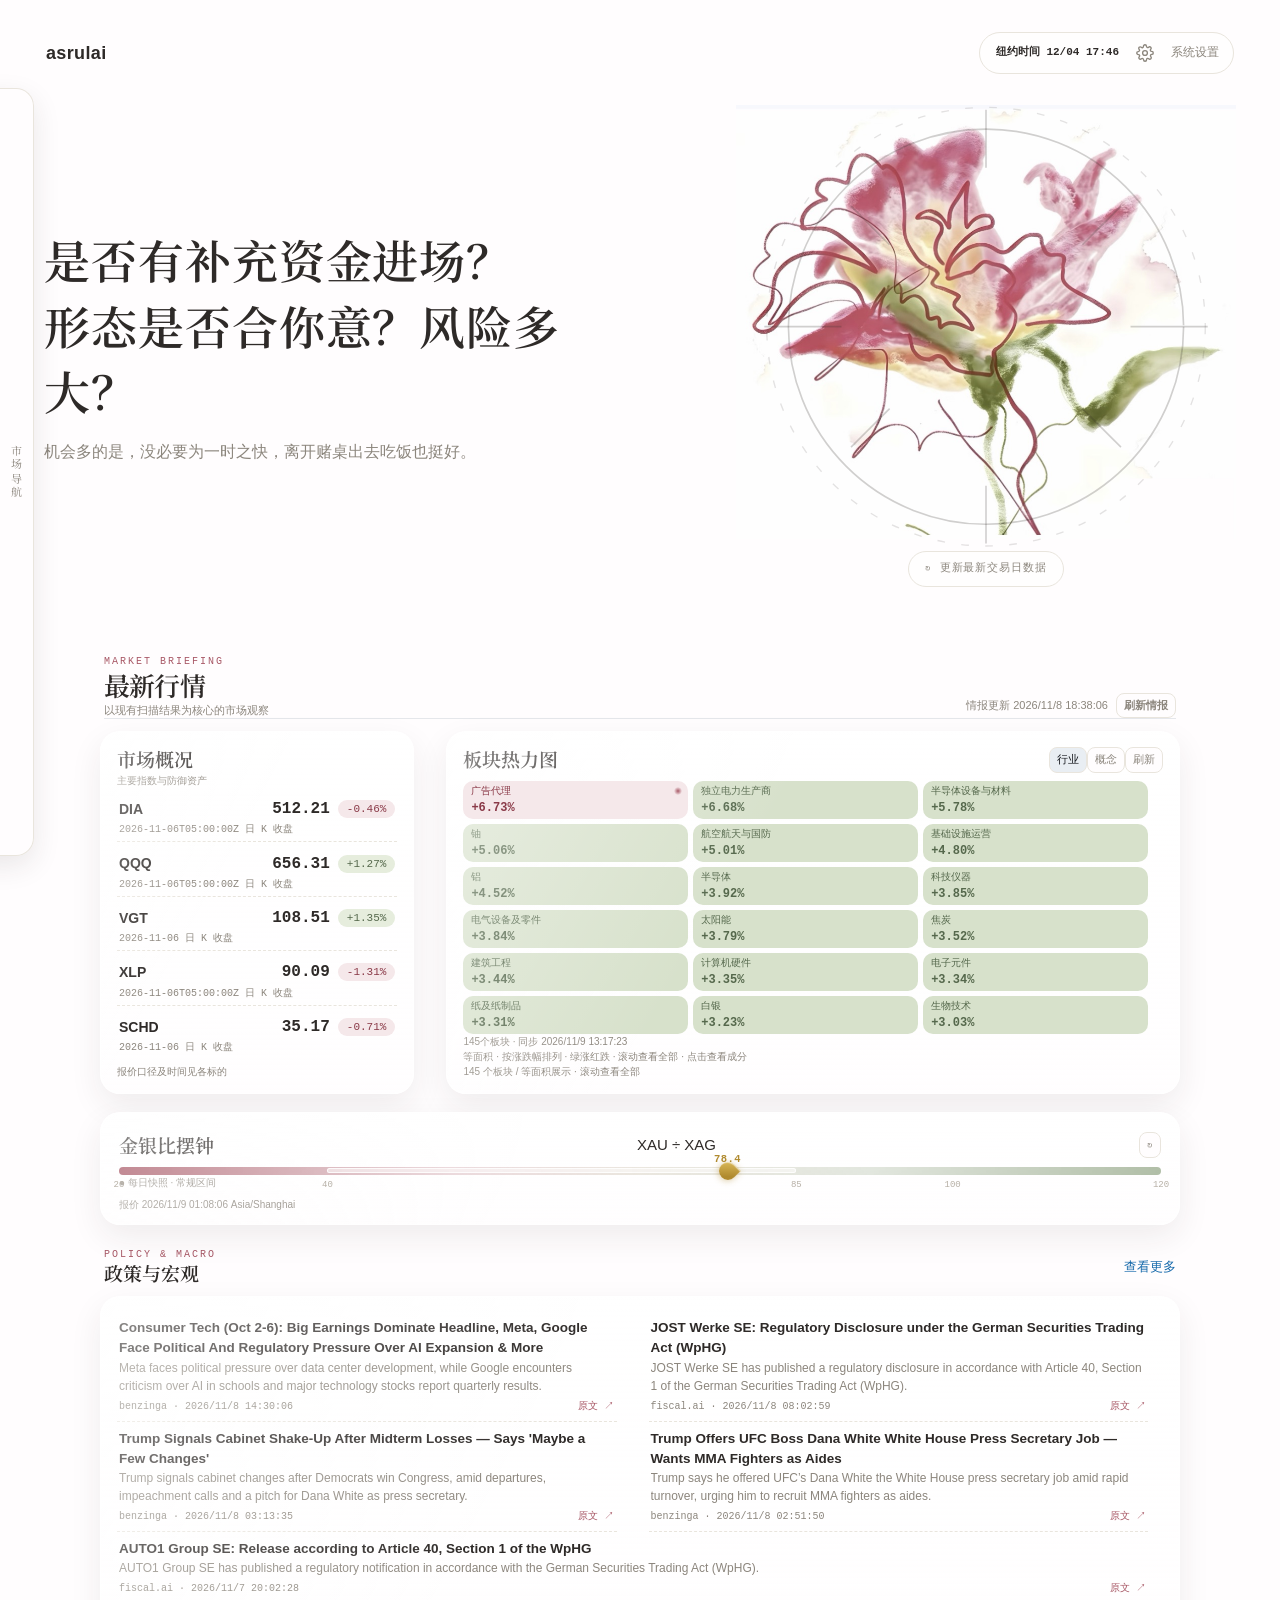
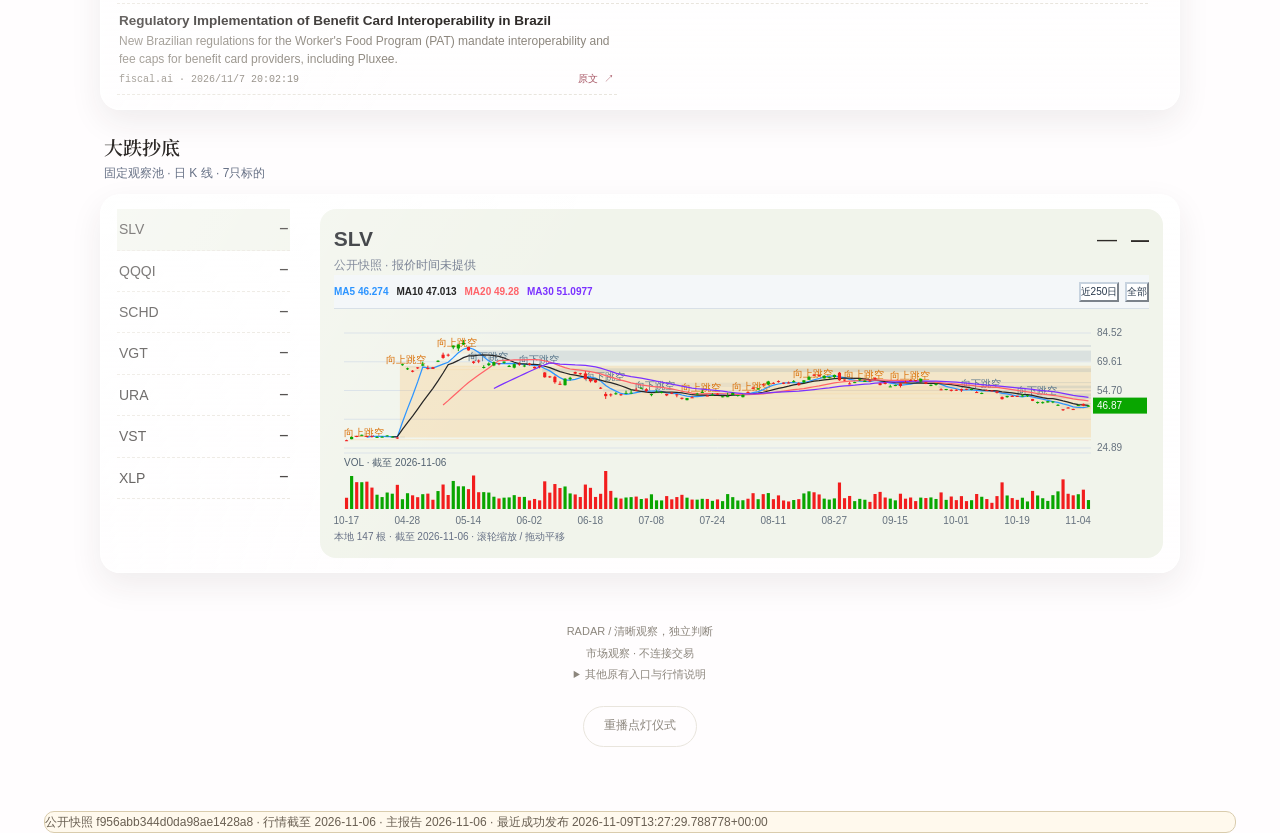
<file: index.html>
<!doctype html>
<html lang="zh-CN">
<head>
  <meta charset="utf-8">
  <meta name="viewport" content="width=device-width,initial-scale=1">
  <title>asrulai 点灯人 · 美股强庄雷达</title>
  <link rel="icon" href="assets/favicon.svg" type="image/svg+xml">
  <link rel="stylesheet" href="public-readonly.css?v=4c5e1f662833">
  <link rel="stylesheet" href="style.css?v=d8dc9cdddaea">
  <link rel="stylesheet" href="strategy-grid.css?v=edbc44631b74">
  <link rel="stylesheet" href="home-glass.css?v=a9ccb140e5c3">
  <link rel="stylesheet" href="mac-ui-v1.css?v=05c9273a77c1">
  <link rel="stylesheet" href="cine-v4.css?v=86f87c2dac02">
  <link rel="stylesheet" href="strategy-v41.css?v=d9907ea0c270">
  <link rel="stylesheet" href="strategy-final.css?v=db9416adac91">
<link rel="stylesheet" href="https://fonts.googleapis.com/css2?family=Manrope:wght@700;800&family=Noto+Serif+SC:wght@900&display=swap">
</head>
<body class="ui-preview c1-market-view">
  <header class="preview-global">
    <div class="preview-brand"><a class="preview-wordmark" href="#"><span>asrulai</span><small>点灯人</small></a></div>
    <nav id="previewNavigation" aria-label="全局导航">
      <button class="nav-item active" data-view="intel" aria-label="最新行情" title="最新行情">最新行情</button>
      <button class="nav-item" data-view="leaders" aria-label="龙头扫描" title="龙头扫描">龙头扫描</button>
      <button class="nav-item" data-view="data" aria-label="数据中心" title="数据中心">数据中心</button>
      <button class="nav-item" data-view="results" aria-label="策略选股" title="策略选股">策略选股</button>
      <button class="nav-item" data-view="rules" aria-label="形态规则" title="形态规则">形态规则</button>
      <button class="nav-item" data-view="settings" aria-label="设置" title="设置">设置</button>
    </nav>
    <div class="preview-account-slot">
      <div class="sidebar-status">
        <span class="status-dot" id="serverDot"></span>
        <div><small>公开快照</small><strong id="serverStatus">读取中</strong></div>
      </div>
    </div>
  </header>
<div class="app-shell">


    <main class="main">
      <header class="topbar">
        <div><h1 id="pageTitle">最新行情</h1><p id="pageSubtitle">市场概况、政策与宏观、策略机会观察</p></div>
        <div class="top-actions">
          <span class="asof" id="asOf">尚未扫描</span>
          <button class="btn primary" id="quickScanBtn">公开只读快照</button>
        </div>
      </header>

      <section class="view" id="view-home" hidden aria-hidden="true">
        <span id="mUniverse"></span><span id="mWithData"></span><span id="mBars"></span><span id="mReady"></span><span id="mQualified"></span>
        <span id="cUniverse"></span><span id="cReady"></span><span id="cLatest"></span><span id="coveragePct"></span>
        <div id="coverageRing"></div><span id="coverageTip"></span><div id="setupNotice"></div><div id="homeCandidates"></div>
      </section>

      <section class="view active c1-market-page" id="view-intel">
<canvas id="fx" aria-hidden="true"></canvas>
<div class="veil" aria-hidden="true"></div>
<button id="skip" type="button" disabled>跳过仪式 ▸</button>
<dialog id="briefingPreferences" class="sheet" aria-labelledby="briefingPreferencesTitle">
  <div class="sheet-grip" aria-hidden="true"></div>
  <h2 class="sheet-title" id="briefingPreferencesTitle">系统设置</h2>
  <div class="sheet-row"><label for="briefingMotion">开场点灯仪式</label><button type="button" class="switch" id="briefingMotion" role="switch" aria-checked="true" aria-label="开场点灯仪式"><i></i></button></div>
  <button class="sheet-route" type="button" data-home-go="settings">打开系统设置</button>
  <form method="dialog"><button class="sheet-close">完成</button></form>
</dialog>

  <header class="top">
    <div class="brand">
      <div class="brand-name">asrulai</div>
    </div>
    <div class="top-right">
      <span class="ny"><b id="homeClock">--:--</b></span>
      <button class="set-btn" id="briefingSettings" aria-haspopup="dialog" type="button" aria-label="系统设置">
        <svg viewBox="0 0 24 24" width="18" height="18" fill="none" stroke="currentColor" stroke-width="1.8" stroke-linecap="round" stroke-linejoin="round"><circle cx="12" cy="12" r="3.2"/><path d="M19.4 15a1.65 1.65 0 0 0 .33 1.82l.06.06a2 2 0 1 1-2.83 2.83l-.06-.06a1.65 1.65 0 0 0-1.82-.33 1.65 1.65 0 0 0-1 1.51V21a2 2 0 1 1-4 0v-.09a1.65 1.65 0 0 0-1-1.51 1.65 1.65 0 0 0-1.82.33l-.06.06a2 2 0 1 1-2.83-2.83l.06-.06a1.65 1.65 0 0 0 .33-1.82 1.65 1.65 0 0 0-1.51-1H3a2 2 0 1 1 0-4h.09a1.65 1.65 0 0 0 1.51-1 1.65 1.65 0 0 0-.33-1.82l-.06-.06a2 2 0 1 1 2.83-2.83l.06.06a1.65 1.65 0 0 0 1.82.33h.01a1.65 1.65 0 0 0 1-1.51V3a2 2 0 1 1 4 0v.09a1.65 1.65 0 0 0 1 1.51h.01a1.65 1.65 0 0 0 1.82-.33l.06-.06a2 2 0 1 1 2.83 2.83l-.06.06a1.65 1.65 0 0 0-.33 1.82v.01a1.65 1.65 0 0 0 1.51 1H21a2 2 0 1 1 0 4h-.09a1.65 1.65 0 0 0-1.51 1z"/></svg>
      </button>
      <span class="set-label">系统设置</span>
    </div>
  </header>

  <section class="hero briefing-hero">
    <div class="flower-wrap cine-scene" id="flower"  aria-label="刷新情报">
      <div class="wash w1" aria-hidden="true"></div>
      <div class="wash w2" aria-hidden="true"></div>
      <div class="wash w3" aria-hidden="true"></div>
      <svg class="ret" viewBox="0 0 100 100" preserveAspectRatio="xMidYMid meet" aria-hidden="true">
        <circle class="draw" cx="50" cy="46" r="41" pathLength="1"/>
        <line class="draw" x1="4" y1="46" x2="20" y2="46" pathLength="1"/>
        <line class="draw" x1="80" y1="46" x2="96" y2="46" pathLength="1"/>
        <line class="draw" x1="50" y1="1" x2="50" y2="13" pathLength="1"/>
        <line class="draw" x1="50" y1="79" x2="50" y2="91" pathLength="1"/>
        <line class="draw" x1="22" y1="21" x2="30" y2="29" pathLength="1"/>
        <line class="draw" x1="70" y1="63" x2="78" y2="71" pathLength="1"/>
        <line class="draw" x1="78" y1="21" x2="70" y2="29" pathLength="1"/>
        <line class="draw" x1="30" y1="63" x2="22" y2="71" pathLength="1"/>
        <circle class="rot" cx="50" cy="46" r="45.5"/>
      </svg>
      <img class="flower-img scene" src="assets/flower.png" alt="纸上花开 — 水彩花朵与墨线" width="740" height="643">
      <div class="petals" aria-hidden="true">
        <img class="pl p1" src="assets/flower.png" alt="" width="740" height="643">
        <img class="pl p2" src="assets/flower.png" alt="" width="740" height="643">
        <img class="pl p3" src="assets/flower.png" alt="" width="740" height="643">
        <img class="pl p4" src="assets/flower.png" alt="" width="740" height="643">
      </div>
      <button class="flower-hit" type="button" aria-label="刷新情报"></button>
      <button class="sync-btn" id="syncBtn" type="button">↻ 刷新情报</button>
    </div>
    <div class="hero-text">
      <h1>是否有补充资金进场？<br>形态是否合你意？风险多大？</h1>
      <p class="hero-sub">机会多的是，没必要为一时之快，离开赌桌出去吃饭也挺好。</p>
    </div>
  </section>

<aside class="sidenav"><button type="button" class="side-tab" aria-label="市场导航" aria-expanded="false"><span class="side-tab-txt">市场导航</span></button><nav class="side-nav"><button type="button" class="side-item active" data-home-go="intel">最新行情</button><button type="button" class="side-item" data-home-go="leaders">龙头扫描</button><button type="button" class="side-item" data-home-go="data">数据中心</button><button type="button" class="side-item" data-home-go="results">策略选股</button><button type="button" class="side-item" data-home-go="rules">形态规则</button><button type="button" class="side-item" data-home-go="settings">设置</button></nav></aside><div class="briefing-content"><noscript><p>开启 JavaScript 后可查看行情数据。</p></noscript>
        <div class="c1-page-head"><div><p class="c1-kicker">MARKET BRIEFING</p><h2>最新行情</h2><p class="home-original-subtitle">以现有扫描结果为核心的市场观察</p></div><div class="c1-actions"><span id="intelAsOf">尚未获取情报</span><button class="btn" id="refreshIntelBtn">刷新情报</button></div></div>
        <section class="c1-section c1-overview" aria-labelledby="c1OverviewTitle">
          <div class="c1-section-title"><h3 id="c1OverviewTitle">市场概况</h3><span id="intelMarketDate">各标的行情时间见下方</span></div>
          <div id="c1MarketBoard"></div>
        </section>

        <footer class="home-footer"><span>RADAR / 清晰观察，独立判断</span><span>市场观察 · 不连接交易</span><details><summary>其他原有入口与行情说明</summary><button type="button" data-home-go="rules">形态规则</button><button type="button" id="homeQuickScan">读取公开快照</button><div id="homeSourceNotes"></div></details><button type="button" id="replay">重播点灯仪式</button></footer>
        <section class="c1-section" aria-labelledby="c1PolicyTitle"><div class="c1-section-title"><div><p class="c1-kicker">POLICY & MACRO</p><h3 id="c1PolicyTitle">政策与宏观</h3></div><button type="button" id="intelPolicyMore" class="c1-link">查看更多</button></div><div class="c1-policy-grid" id="intelPolicy"><p class="c1-empty">暂无最新资讯</p></div></section>
        <section class="c1-section c1-bottom-watch" aria-labelledby="c1StrategiesTitle"><div class="c1-section-title"><div><h3 id="c1StrategiesTitle">大跌抄底</h3><span id="c1ScanAsOf">固定观察池 · 日 K 线 · 7只标的</span></div></div><div class="c1-stock-grid" id="intelStrategyStocks"><p class="c1-empty">正在读取固定观察池…</p></div></section>
        </div>
      </section>

      <section class="view" id="view-leaders">
        <article class="intel-hero leader-hero">
          <div><span class="eyebrow">LEADER & MAINLINE SCANNER</span><h2>龙头股与主线行情</h2><p>把“先启动、带动同题材、分歧后仍强、最后转弱”转成可审计的美股量价与新闻规则。</p></div>
          <div class="intel-actions"><strong id="leaderAsOf">尚未获取</strong><button class="btn primary" id="refreshLeaderBtn">刷新龙头扫描</button></div>
        </article>
        <div class="intel-limitations hidden" id="leaderLimitations"></div>
        <article class="panel mainline-panel"><div class="panel-head"><div><h2>第一阶段：当天热点与强势板块</h2><p>先核验新闻催化、上涨宽度、相对大盘强度和量能，再进入个股形态筛选</p></div></div><div class="mainline-list" id="mainlineList"><div class="empty-state">请先刷新今日情报</div></div></article>
        <article class="panel leader-panel"><div class="panel-head"><div><h2>龙头股候选</h2><p>不是单纯涨幅第一；优先观察最先启动、量价最强、收盘靠近高位且带动题材的股票</p></div></div><div class="leader-list" id="leaderList"><div class="empty-state">请先刷新今日情报</div></div><p class="audit-tip">美股没有A股涨停板制度：系统把“一字板”代理为强缺口/强收盘启动，把“换手板”代理为高成交额、高量比、实体强和收盘靠近高位。候选只是观察线索，不构成投资建议。</p></article>
      </section>

      <section class="view" id="view-data">
        <div class="grid-2 data-grid">
          <article class="panel massive-sync-panel">
            <div class="panel-head"><div><h2>公开数据快照</h2><p>这里展示本机雷达最近一次发布的只读结果；公开网页不连接行情供应商，也不触发同步或扫描。</p></div><span class="badge recommended">只读镜像</span></div>
            <div class="massive-status-grid">
              <div><span>当前数据源</span><strong id="msProvider">—</strong></div>
              <div><span>本地最新交易日</span><strong id="msLocalDate">—</strong></div>
              <div><span>当前应更新到</span><strong id="msTargetDate">—</strong></div>
              <div><span>缺失交易日</span><strong id="msMissing">—</strong></div>
              <div><span>正在同步日期</span><strong id="msCurrentDate">—</strong></div>
              <div><span>本日返回股票</span><strong id="msReturned">—</strong></div>
              <div><span>插入 / 更新 / 跳过</span><strong id="msWriteCounts">—</strong></div>
              <div><span>请求等待</span><strong id="msWait">—</strong></div>
              <div><span>总进度</span><strong id="msProgress">—</strong></div>
              <div><span>最近成功日期</span><strong id="msLastSuccess">—</strong></div>
              <div><span>更新结果</span><strong id="msResult">—</strong></div>
              <div><span>错误信息</span><strong id="msError">—</strong></div>
              <div><span>日K来源审计</span><strong id="msSourceAudit">—</strong></div>
              <div><span>Massive冲突交易日</span><strong id="msConflictDates">—</strong></div>
            </div>
            <p class="privacy-note">选股策略、筛选阈值、行情钥匙和本机设置只留在你的电脑。这里仅发布上榜结果、既有标签与分数、K线数字和行情快照。</p>
          </article>
          <article class="panel">
            <div class="panel-head"><div><h2>数据源健康状态</h2><p>公开网页只读取静态快照，不执行连接测试。</p></div><span class="badge">只读</span></div>
            <div id="sourceHealthList" class="source-health-list"><div class="empty-state">快照文件可正常读取；供应商连通状态仅在本机雷达查看。</div></div>
            <div class="button-row"><button class="btn" id="testAllSourcesBtn">重新读取快照</button><button class="btn" id="exportDiagnosticsBtn">导出公开状态</button></div>
          </article>
        </div>
        <article class="panel progress-panel" id="progressPanel">
          <div class="panel-head"><div><h2>发布状态</h2><p id="progressText">只读快照已就绪</p></div><button class="text-btn danger" id="stopTaskBtn" disabled>公开站无任务</button></div>
          <div class="progress-track"><div id="progressBar" style="width:100%"></div></div>
          <div class="task-log" id="taskLog">本页面不会修改雷达数据库。</div>
        </article>
        <article class="panel">
          <div class="panel-head"><div><h2>数据库覆盖明细</h2><p>沿用本机雷达发布时的正式审计口径</p></div><button class="btn" id="refreshCoverageBtn">刷新</button></div>
          <div class="audit-table">
            <div><span>候选池股票数</span><strong id="aUniverse">0</strong></div>
            <div><span>已有历史数据</span><strong id="aWithData">0</strong></div>
            <div><span>正式可扫描</span><strong id="aReady">0</strong></div>
            <div><span>累计日K条数</span><strong id="aBars">0</strong></div>
            <div><span>数据最新交易日</span><strong id="aLatest">—</strong></div>
          </div>
        </article>
      </section>

      <section class="view" id="view-results">
        <article class="panel result-controls">
          <div>
            <h2>全市场扫描</h2>
            <p>扫描沿用原有数据与策略。选择左侧股票查看本地一年日K，滚轮缩放、拖动平移。</p>
          </div>
          <div class="scan-settings"><span class="badge">公开快照 · 筛选参数：内部参数</span><button class="btn primary" id="runScanBtn">重新读取快照</button></div>
        </article>

        <div class="result-summary" id="resultSummary">
          <span>尚未扫描</span>
        </div>

        <article class="panel table-panel">
          <div class="table-toolbar">
            <div class="filter-tabs">
              <button class="active" data-filter="qualified">正式候选</button>
              <button data-filter="personal">主线中的确认形态</button>
              <button data-filter="watch">主线待形态／形态待主线</button>
              <button data-filter="all">全部评分</button>
              <button data-filter="risk">出货风险</button>
            </div>
            <input id="resultSearch" placeholder="搜索股票代码或名称">
            <select id="stageFilter"><option value="">全部阶段</option><option>拉升启动</option><option>洗盘/锁仓</option><option>建仓观察</option><option>稳健上升</option><option>出货风险</option></select>
            <select id="personalPatternFilter">
              <option value="">全部个人形态</option>
              <option value="strong_launch">强势经典启动</option>
              <option value="extreme_quiet">极静思动</option>

              <option value="abnormal_volume_small_gain">当天量能异常大</option>
              <option value="needle_bottom">金针探底</option>
              <option value="pulse_wash">上冲下洗</option>
              <option value="return_spear">杀回马枪</option>
              <option value="arrow_cross_three">一箭穿三</option>

              <option value="strong_wash">强势股洗盘</option>
              <option value="breakdown_wash">破位洗盘</option>

              <option value="ma5_support">5日均线支撑</option>
              <option value="gap_up_start_v1">跳空高开</option>
              <option value="ma30_support_v1">30日均线</option>
            </select>
            <button class="btn" data-result-sort="pre_desc">盘前涨幅↓</button>
            <button class="btn" data-result-sort="pre_asc">盘前涨幅↑</button>
            <button class="btn" data-result-sort="catalyst">黑马优先：盘前＋利好/热点</button>
            <button class="btn" id="exportCsvBtn">导出 CSV</button>
            <button class="btn" id="exportHtmlBtn">导出中文报告</button>
          </div>
          <div class="table-scroll">
            <table>
              <thead><tr><th>排名</th><th>股票</th><th>所属行业</th><th>盘前涨幅</th><th>形态标签</th><th>收盘/日涨跌</th><th>核心理由（利好/热点优先）</th><th>观察触发价</th></tr></thead>
              <tbody id="resultBody"><tr><td colspan="8" class="empty-cell">完成扫描后显示结果</td></tr></tbody>
            </table>
          </div>
          <div class="pagination" id="pagination"></div>
        </article>
      </section>

      <section class="view" id="view-rules">
        <article class="rule-hero">
          <span>核心原则</span>
          <h2>“强庄”只是量价结构的俗称，系统输出的是疑似强资金/强趋势形态，不把它当成操纵事实。</h2>
          <p>日K只能观察价格、成交量和相对强弱，不能证明某个庄家真实存在。为了降低误判，系统先做中期结构验证，再看短期信号。</p>
        </article>
        <div class="rule-grid" id="publicCoreRules"></div>
        <article class="panel personal-library-panel">
          <div class="panel-head"><div><h2>你的个人形态库</h2><p>公开说明不包含内部参数</p></div><span class="badge recommended">内部参数</span></div>
          <div class="rule-grid personal-rule-grid" id="publicPersonalRules"></div>
        </article>
        <article class="panel source-panel">
          <h2>规则依据与美股适配</h2>
          <p>形态标签用于整理观察线索，不构成投资建议。</p>
        </article>
      </section>

      <section class="view" id="view-settings">
        <div class="grid-2">
          <article class="panel">
            <h2>阅读偏好</h2>
            <label>结果每页数量<select id="pageSize"><option>25</option><option selected>50</option><option>100</option></select></label>
            <label class="check"><input type="checkbox" id="showManualPlan" checked> 显示触发观察价、追高上限和结构失效位</label>
            
            <button class="btn" id="saveSettingsBtn">保存阅读偏好</button>
          </article>
          <article class="panel danger-zone">
            <h2>公开数据管理</h2>
            <p>只清除当前浏览器的阅读偏好，不修改正式雷达。</p>
            <button class="btn danger" id="clearDataBtn">清除本页阅读偏好</button>
          </article>
        </div>
        <article class="panel about-panel">
          <h2>版本信息</h2>
          <div><span>应用版本</span><strong>1.18.29 · 近1年放大日线＋自由缩放定位</strong></div>
          <div><span>策略与门槛</span><strong>内部参数</strong></div>
          <div><span>自动交易</span><strong>永久关闭；仅生成人工观察计划</strong></div>
          <div><span>本地数据位置</span><strong>浏览器 IndexedDB（USStrongStockRadar）</strong></div>
        </article>
      </section>
    </main>
  </div>

  <div class="toast" id="toast"></div>
  <div class="modal" id="detailModal" role="dialog" aria-modal="true" aria-label="股票专业K线与既有评分" aria-hidden="true">
    <div class="modal-card">
      <button class="modal-close" id="modalClose" aria-label="关闭股票详情">×</button>
      <div id="detailContent"></div>
    </div>
  </div>
  <script src="public-db.js?v=2c4333917f33"></script>
  <script src="inline-chart-viewport.js?v=1ce33b12a002"></script>
  <script src="plate-members.js?v=44be9cada687"></script>
  <script src="c1-display.js?v=9b1a16cea1bb"></script>
  <script src="public-strategy-grid.js?v=1914580e783f"></script>
  <script src="public-chart-change-rate.js?v=726ba0afd06a"></script>
  <script src="public-app.js?v=78654f6cd8ac"></script>
  <script src="public-metals-ratio.js?v=592c7befe3e3"></script>
  <script src="home-glass.js?v=17f0b6333cc3"></script>
  <script src="mac-ui-v1.js?v=e82d5ac2a124"></script>
  <script src="cine-v4.js?v=2b0ef286e3cb"></script>
  <script src="strategy-final-ui.js?v=3d24afa59faa"></script>
  <script src="public-publication.js?v=cedab6a2d0ab"></script>
</body>
</html>
</file>
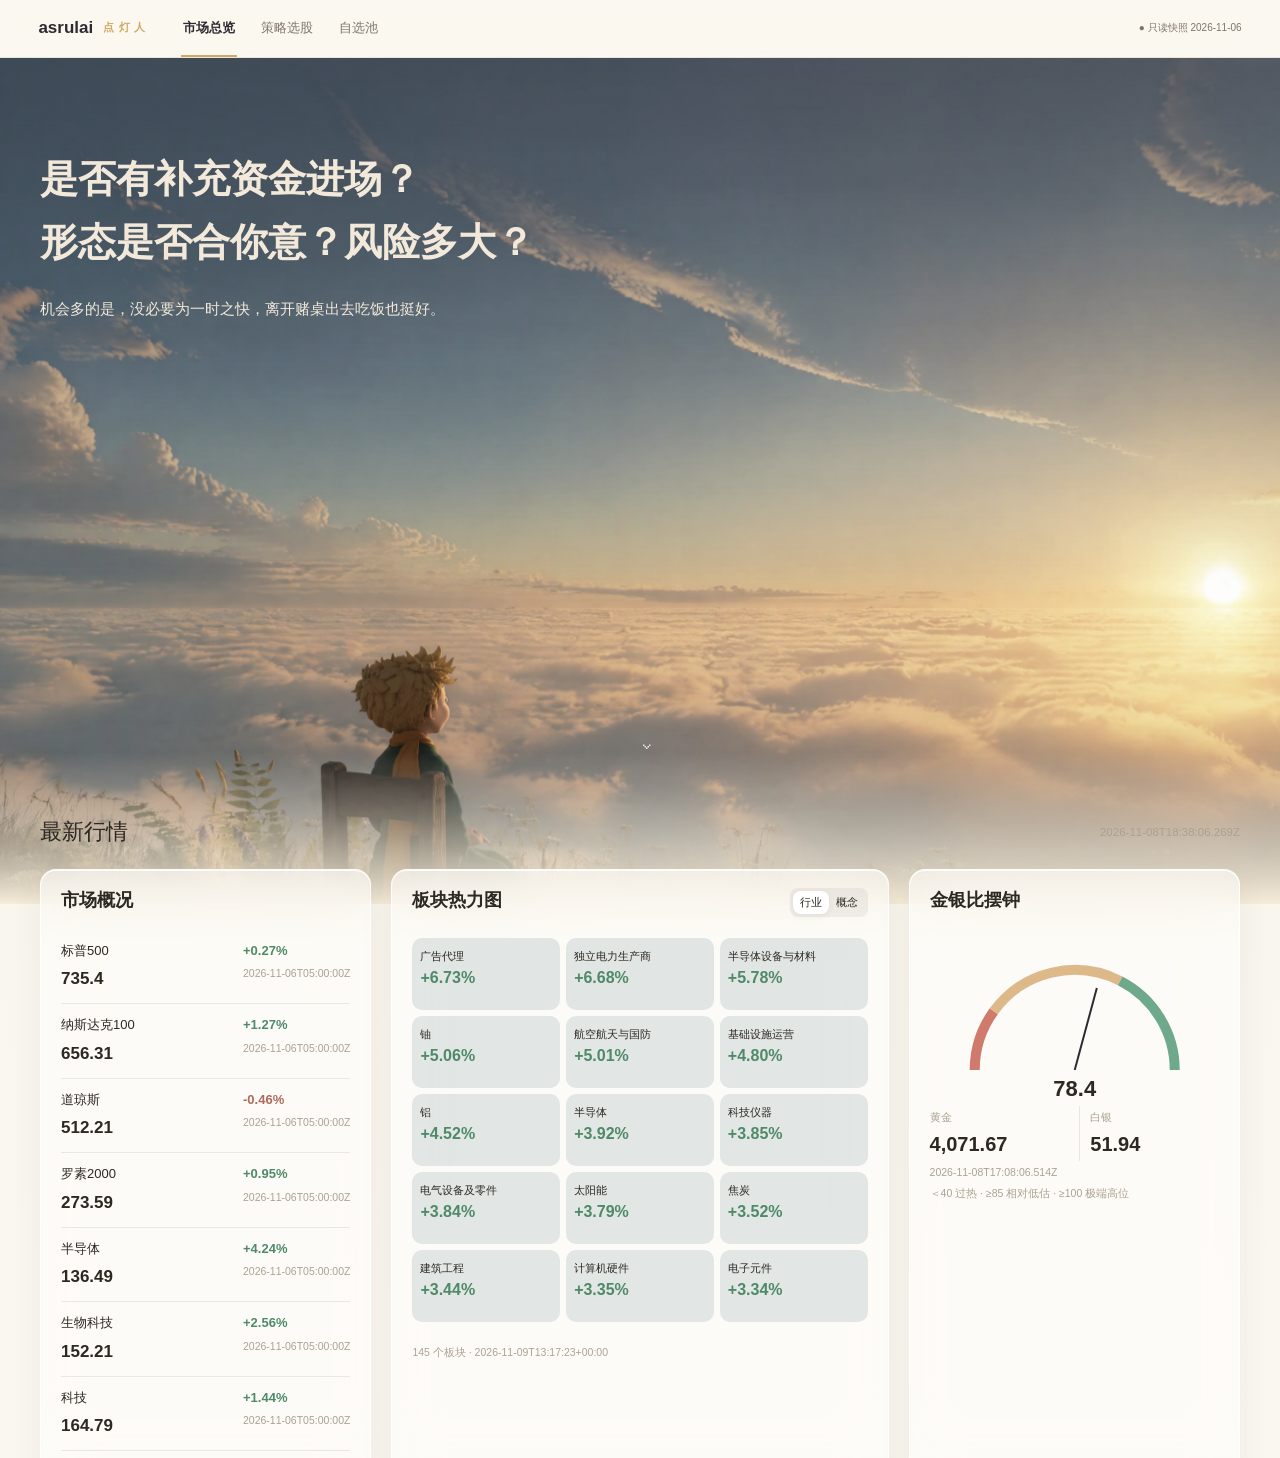
<file: radar/index.html>
<!doctype html><html lang="zh-CN"><head><meta charset="utf-8"><meta name="viewport" content="width=device-width,initial-scale=1"><meta http-equiv="Content-Security-Policy" content="default-src 'none'; script-src 'self'; style-src 'self'; img-src 'self' data:; font-src 'self'; connect-src 'self'; object-src 'none'; base-uri 'none'; form-action 'none'"><title>点灯人 · 市场观察</title><link rel="icon" href="../assets/favicon.svg" type="image/svg+xml"><link rel="stylesheet" href="style.css"></head><body>
<header class="top"><a class="brand" href="#overview"><b>asrulai</b><small>点灯人</small></a><nav><button data-view="overview" class="active">市场总览</button><button data-view="results">策略选股</button><button data-view="watchlist">自选池</button></nav><span class="snapshot">● 只读快照 <time id="stamp"></time></span></header>
<main id="overview"><section class="hero"><img class="scene" src="assets/hero_cine.jpg" alt="金色云海"><div class="grade"></div><div class="hero-copy"><h1>是否有补充资金进场？<br>形态是否合你意？风险多大？</h1><p>机会多的是，没必要为一时之快，离开赌桌出去吃饭也挺好。</p></div><a class="down" href="#dashboard">⌄</a></section><div class="overview-content" id="dashboard"><div class="section-title"><h2>最新行情</h2><time id="dashboard-time"></time></div><div class="market-grid"><article class="glass"><h3>市场概况</h3><div id="quotes"></div></article><article class="glass heat-card"><header><h3>板块热力图</h3><div class="seg"><button data-heat="industry" class="active">行业</button><button data-heat="concept">概念</button></div></header><div id="heat"></div><small id="heat-time"></small></article><article class="glass"><h3>金银比摆钟</h3><canvas id="metals-dial" aria-label="金银比仪表"></canvas><div id="metals"></div><small>＜40 过热 · ≥85 相对低估 · ≥100 极端高位</small></article></div><article class="glass macro"><p class="kicker">POLICY &amp; MACRO</p><h3>政策与宏观</h3><div id="news"></div></article><article class="glass"><h3>市场观察</h3><p id="market-summary"></p><div id="stats" class="stats"></div></article></div></main>
<main id="results" hidden><div class="page-title"><h1 id="title">策略选股</h1><time id="report-time"></time></div><div class="glass command"><label>☰ 选择策略 <select id="strategy" aria-label="选择策略"></select></label><span class="divider"></span><strong id="strategy-name"></strong><small id="count"></small></div><div class="tools"><div class="tabs"><button id="results-tab" class="active">策略结果</button><button id="watch-tab">自选池</button></div><input id="search" placeholder="搜索股票代码或名称" aria-label="搜索股票代码或名称"><label>显示 <select id="stage" aria-label="阶段"><option value="">全部阶段</option></select></label></div><p id="status" class="status"></p><div id="charts-region"><div id="charts"></div></div><div class="pager"><button id="prev">上页</button><span id="page"></span><button id="next">下页</button></div></main>
<footer>点灯人 asrulai · 清晰观察，独立判断 · 只读数据快照</footer>
<script src="viewer.js"></script></body></html>
</file>
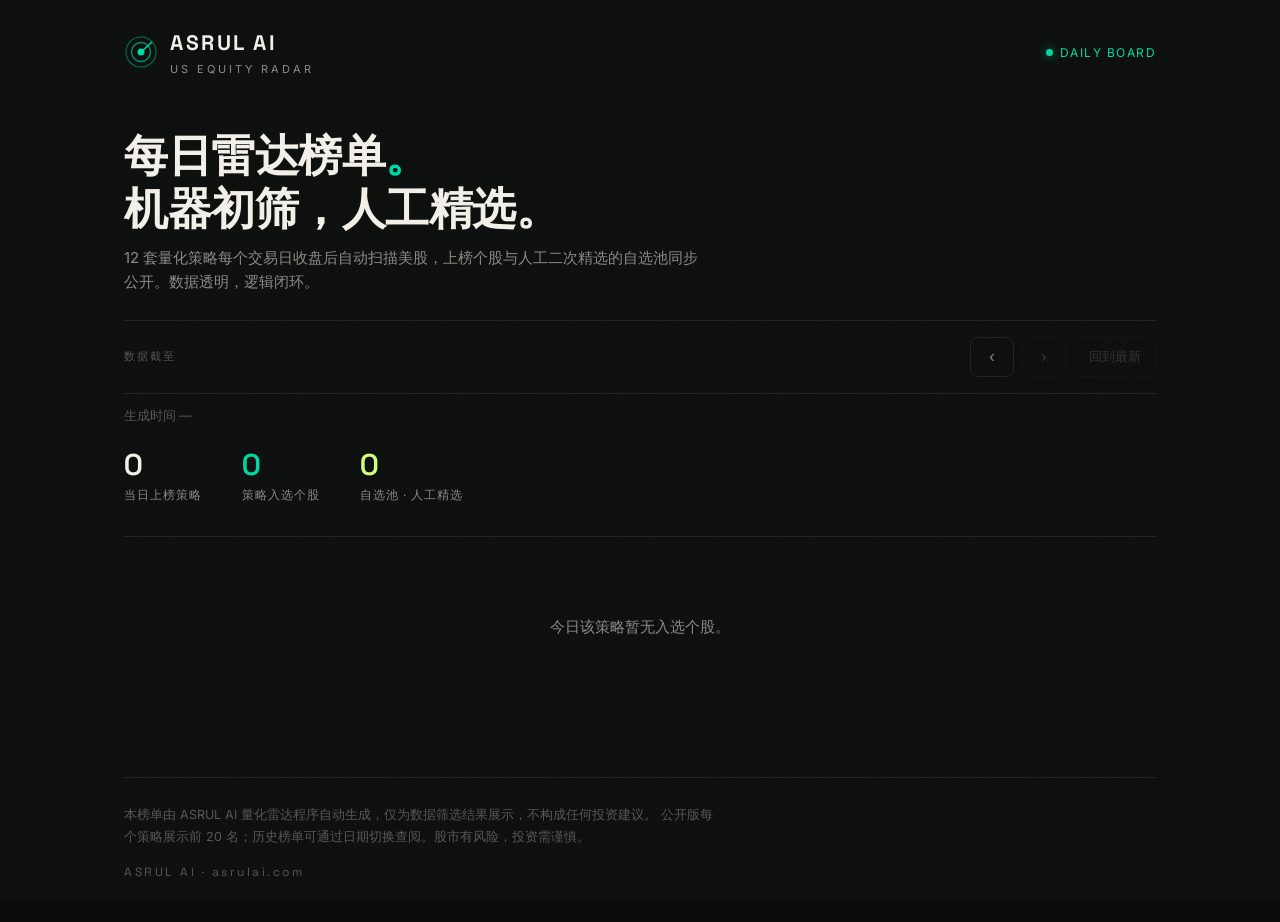
<file: index (1).html>
<!DOCTYPE html>
<html lang="zh-CN">
<head>
<meta charset="UTF-8">
<meta name="viewport" content="width=device-width, initial-scale=1.0">
<title>ASRUL AI · 美股量化雷达每日榜单</title>
<link rel="preconnect" href="https://fonts.googleapis.com">
<link rel="preconnect" href="https://fonts.gstatic.com" crossorigin>
<link href="https://fonts.googleapis.com/css2?family=Space+Grotesk:wght@400;500;600;700&family=Inter:wght@400;500;600&display=swap" rel="stylesheet">
<style>
  :root {
    --bg: #0a0d0b;
    --surface: #121614;
    --surface-hover: #171c19;
    --border: rgba(249, 241, 228, 0.09);
    --text: #f2efe9;
    --text-dim: rgba(242, 239, 233, 0.55);
    --text-faint: rgba(242, 239, 233, 0.32);
    --mint: #00d9a3;
    --mint-dim: rgba(0, 217, 163, 0.12);
    --acid: #d2fd78;
    --red: #ff6b5e;
    --amber: #e8b34b;
    --font-display: "Space Grotesk", "PingFang SC", "Microsoft YaHei", sans-serif;
    --font-body: "Inter", -apple-system, "PingFang SC", "Microsoft YaHei", sans-serif;
  }
  * { margin: 0; padding: 0; box-sizing: border-box; }
  html { min-height: 100dvh; }
  body {
    background: var(--bg);
    color: var(--text);
    font-family: var(--font-body);
    font-size: 16px;
    line-height: 1.6;
    min-height: 100dvh;
    -webkit-font-smoothing: antialiased;
  }
  /* 细颗粒质感层 */
  body::after {
    content: "";
    position: fixed; inset: 0;
    pointer-events: none;
    z-index: 1;
    opacity: 0.05;
    background-image: url("data:image/svg+xml,%3Csvg xmlns='http://www.w3.org/2000/svg' width='160' height='160'%3E%3Cfilter id='n'%3E%3CfeTurbulence type='fractalNoise' baseFrequency='0.9' numOctaves='2'/%3E%3C/filter%3E%3Crect width='160' height='160' filter='url(%23n)' opacity='1'/%3E%3C/svg%3E");
  }
  ::selection { background: var(--acid); color: #0a0d0b; }
  a { color: var(--mint); }
  button { font-family: inherit; }
  button:focus-visible, a:focus-visible {
    outline: 2px solid var(--mint); outline-offset: 3px; border-radius: 4px;
  }

  .wrap { max-width: 1080px; margin: 0 auto; padding: 0 24px; position: relative; z-index: 2; }

  /* ============ 顶部品牌区 ============ */
  .masthead {
    display: flex; align-items: center; justify-content: space-between;
    padding: 26px 0 22px; gap: 16px; flex-wrap: wrap;
  }
  .brand { display: flex; align-items: center; gap: 12px; }
  .brand svg { flex: none; }
  .brand-name {
    font-family: var(--font-display);
    font-size: 21px; font-weight: 700; letter-spacing: 2.5px;
  }
  .brand-sub {
    font-size: 11px; letter-spacing: 3px; color: var(--text-dim);
    text-transform: uppercase; margin-top: 1px;
  }
  .live-dot {
    display: inline-flex; align-items: center; gap: 7px;
    font-size: 12px; letter-spacing: 1.5px; color: var(--mint);
    text-transform: uppercase;
  }
  .live-dot::before {
    content: ""; width: 7px; height: 7px; border-radius: 50%;
    background: var(--mint); box-shadow: 0 0 10px rgba(0, 217, 163, 0.6);
  }

  /* ============ 标题与日期 ============ */
  .headline { padding: 30px 0 26px; }
  .headline h1 {
    font-family: var(--font-display);
    font-size: clamp(28px, 4.6vw, 44px);
    font-weight: 600; letter-spacing: -0.5px; line-height: 1.2;
  }
  .headline h1 em { font-style: normal; color: var(--mint); }
  .headline p { color: var(--text-dim); margin-top: 10px; font-size: 15px; max-width: 65ch; }

  .datebar {
    display: flex; align-items: center; gap: 14px; flex-wrap: wrap;
    padding: 16px 0; border-top: 1px solid var(--border); border-bottom: 1px solid var(--border);
  }
  .date-label { font-size: 11px; letter-spacing: 2px; color: var(--text-faint); text-transform: uppercase; }
  #currentDate {
    font-family: var(--font-display); font-size: 22px; font-weight: 600;
    font-variant-numeric: tabular-nums; letter-spacing: 0.5px;
  }
  .date-nav { display: flex; gap: 8px; margin-left: auto; }
  .date-nav button {
    background: transparent; color: var(--text-dim);
    border: 1px solid var(--border); border-radius: 8px;
    min-width: 44px; min-height: 40px; padding: 8px 14px;
    cursor: pointer; font-size: 15px;
    transition: color .18s ease-out, border-color .18s ease-out, background .18s ease-out;
  }
  .date-nav button:hover:not(:disabled) { color: var(--mint); border-color: var(--mint); }
  .date-nav button:disabled { opacity: 0.3; cursor: default; }
  #latestBtn { font-size: 13px; }

  .meta { color: var(--text-faint); font-size: 12.5px; padding: 12px 0 0; font-variant-numeric: tabular-nums; }

  /* ============ 统计条 ============ */
  .stats { display: flex; gap: 40px; padding: 22px 0 6px; flex-wrap: wrap; }
  .stat-num {
    font-family: var(--font-display); font-size: 30px; font-weight: 600;
    font-variant-numeric: tabular-nums; line-height: 1.1;
  }
  .stat-num.mint { color: var(--mint); }
  .stat-num.acid { color: var(--acid); }
  .stat-label { font-size: 12px; color: var(--text-dim); letter-spacing: 1px; margin-top: 4px; }

  .sample-banner {
    margin-top: 20px; background: rgba(232, 179, 75, 0.08);
    border: 1px solid rgba(232, 179, 75, 0.4); color: var(--amber);
    border-radius: 8px; padding: 12px 16px; font-size: 13.5px;
  }

  /* ============ 策略页签 ============ */
  .tabs {
    display: flex; gap: 4px; margin-top: 26px;
    overflow-x: auto; scrollbar-width: thin; scrollbar-color: var(--border) transparent;
    border-bottom: 1px solid var(--border); padding-bottom: 0;
  }
  .tab {
    background: none; border: none; border-bottom: 2px solid transparent;
    color: var(--text-dim); cursor: pointer; white-space: nowrap;
    padding: 12px 14px; font-size: 14px;
    transition: color .18s ease-out, border-color .18s ease-out;
  }
  .tab:hover { color: var(--text); }
  .tab.active { color: var(--mint); border-bottom-color: var(--mint); font-weight: 600; }
  .tab.watchlist.active { color: var(--acid); border-bottom-color: var(--acid); }
  .tab .count {
    font-family: var(--font-display); font-size: 12px; margin-left: 6px;
    color: var(--text-faint); font-variant-numeric: tabular-nums;
  }
  .tab.active .count { color: inherit; }

  /* ============ 榜单 ============ */
  .board { padding: 8px 0 12px; min-height: 200px; }
  .row {
    display: grid;
    grid-template-columns: 44px minmax(120px, 1.1fr) 110px 1.4fr;
    gap: 16px; align-items: center;
    padding: 16px 8px; border-bottom: 1px solid var(--border);
    transition: background .15s ease-out;
  }
  .row:hover { background: var(--surface-hover); }
  .row.head {
    padding: 14px 8px 10px;
    font-size: 11px; letter-spacing: 2px; color: var(--text-faint);
    text-transform: uppercase;
  }
  .row.head:hover { background: none; }
  .rank {
    font-family: var(--font-display); font-size: 18px; font-weight: 500;
    color: var(--text-faint); font-variant-numeric: tabular-nums;
  }
  .rank.top { color: var(--mint); }
  .stock-code {
    font-family: var(--font-display); font-size: 19px; font-weight: 600;
    letter-spacing: 0.5px;
  }
  .stock-name { font-size: 12.5px; color: var(--text-dim); margin-top: 2px;
    overflow: hidden; text-overflow: ellipsis; white-space: nowrap; max-width: 240px; }
  .chg { font-family: var(--font-display); font-size: 18px; font-weight: 600;
    font-variant-numeric: tabular-nums; text-align: right; }
  .chg.up { color: var(--mint); }
  .chg.down { color: var(--red); }
  .chg.flat { color: var(--text-dim); }
  .chg-label { font-size: 11px; color: var(--text-faint); text-align: right; letter-spacing: 1px; }
  .cell-info { min-width: 0; }
  .reason { font-size: 13px; color: var(--text-dim); margin-bottom: 7px; }
  .tags { display: flex; gap: 6px; flex-wrap: wrap; }
  .tag {
    font-size: 11.5px; color: var(--text-dim);
    border: 1px solid var(--border); border-radius: 4px;
    padding: 1px 8px; white-space: nowrap;
  }
  .empty, .loading { padding: 70px 20px; text-align: center; color: var(--text-dim); font-size: 15px; }

  /* ============ 页脚 ============ */
  footer { margin-top: 40px; padding: 26px 0 40px; border-top: 1px solid var(--border); }
  .disclaimer { color: var(--text-faint); font-size: 12.5px; line-height: 1.8; max-width: 75ch; }
  .foot-brand {
    margin-top: 14px; font-family: var(--font-display);
    font-size: 12px; letter-spacing: 2.5px; color: var(--text-faint);
  }

  @media (max-width: 760px) {
    .row { grid-template-columns: 32px 1fr 84px; gap: 10px; }
    .row .cell-info { grid-column: 2 / 4; padding-top: 2px; }
    .row.head { display: none; }
    .stock-name { max-width: 100%; white-space: normal; }
    .stats { gap: 26px; }
    .stat-num { font-size: 24px; }
    .wrap { padding: 0 16px; }
  }
  @media (prefers-reduced-motion: reduce) {
    * { transition: none !important; }
  }
</style>
</head>
<body>
<div class="wrap">

  <div class="masthead">
    <div class="brand">
      <svg width="34" height="34" viewBox="0 0 34 34" fill="none" aria-hidden="true">
        <circle cx="17" cy="17" r="15" stroke="#00d9a3" stroke-opacity="0.35" stroke-width="1.5"/>
        <circle cx="17" cy="17" r="9.5" stroke="#00d9a3" stroke-opacity="0.6" stroke-width="1.5"/>
        <circle cx="17" cy="17" r="3.5" fill="#00d9a3"/>
        <line x1="17" y1="17" x2="28" y2="7" stroke="#00d9a3" stroke-width="1.5"/>
      </svg>
      <div>
        <div class="brand-name">ASRUL AI</div>
        <div class="brand-sub">US Equity Radar</div>
      </div>
    </div>
    <span class="live-dot">Daily Board</span>
  </div>

  <div class="headline">
    <h1>每日雷达榜单<em>。</em><br>机器初筛，人工精选。</h1>
    <p>12 套量化策略每个交易日收盘后自动扫描美股，上榜个股与人工二次精选的自选池同步公开。数据透明，逻辑闭环。</p>
  </div>

  <div class="datebar">
    <div>
      <div class="date-label">数据截至</div>
      <div id="currentDate">加载中…</div>
    </div>
    <div class="date-nav">
      <button id="prevBtn" title="前一天" aria-label="前一天">‹</button>
      <button id="nextBtn" title="后一天" aria-label="后一天">›</button>
      <button id="latestBtn">回到最新</button>
    </div>
  </div>
  <div class="meta" id="meta"></div>

  <div class="stats" id="stats" style="display:none">
    <div><div class="stat-num" id="statStrategies">—</div><div class="stat-label">当日上榜策略</div></div>
    <div><div class="stat-num mint" id="statPicks">—</div><div class="stat-label">策略入选个股</div></div>
    <div><div class="stat-num acid" id="statWatch">—</div><div class="stat-label">自选池 · 人工精选</div></div>
  </div>

  <div id="sampleBanner" class="sample-banner" style="display:none">
    当前展示的是示例数据，用于演示页面样式。接入真实雷达后，此提示会自动消失。
  </div>

  <div class="tabs" id="tabs" role="tablist"></div>
  <div class="board" id="board"><div class="loading">正在加载榜单…</div></div>

  <footer>
    <div class="disclaimer">
      本榜单由 ASRUL AI 量化雷达程序自动生成，仅为数据筛选结果展示，不构成任何投资建议。
      公开版每个策略展示前 20 名；历史榜单可通过日期切换查阅。股市有风险，投资需谨慎。
    </div>
    <div class="foot-brand">ASRUL AI · asrulai.com</div>
  </footer>
</div>

<script>
(function () {
  var state = { data: null, radarIndex: 0, latestDate: null, latestData: null };

  function fmtDate(d) {
    var y = d.getFullYear(), m = ('0' + (d.getMonth() + 1)).slice(-2), dd = ('0' + d.getDate()).slice(-2);
    return y + '-' + m + '-' + dd;
  }

  function load(dateStr) {
    if (state.latestData && dateStr === state.latestDate) {
      state.data = state.latestData;
      state.radarIndex = 0;
      render();
      return;
    }
    document.getElementById('board').innerHTML = '<div class="loading">正在加载榜单…</div>';
    fetch('data/' + dateStr + '.json')
      .then(function (r) {
        if (!r.ok) throw new Error('404');
        return r.json();
      })
      .then(function (data) {
        state.data = data;
        state.radarIndex = 0;
        render();
      })
      .catch(function () {
        document.getElementById('currentDate').textContent = dateStr;
        document.getElementById('meta').textContent = '';
        document.getElementById('stats').style.display = 'none';
        document.getElementById('sampleBanner').style.display = 'none';
        document.getElementById('tabs').innerHTML = '';
        document.getElementById('board').innerHTML = '<div class="empty">该日期暂无榜单数据（美股休市日无更新）。</div>';
        updateNav(dateStr);
      });
  }

  function render() {
    var d = state.data;
    document.getElementById('currentDate').textContent = d.date;
    var gen = (d.generated_at || '').replace('T', ' ').replace(/\.\d+Z$/, ' UTC');
    document.getElementById('meta').textContent = '生成时间 ' + (gen || '—') + (d.market ? ' · ' + d.market : '');
    document.getElementById('sampleBanner').style.display = d.sample ? 'block' : 'none';
    updateNav(d.date);

    var radars = d.radars || [];
    var nPicks = 0, nWatch = 0;
    radars.forEach(function (r) {
      if (r.id === 'watchlist') nWatch = (r.picks || []).length;
      else nPicks += (r.picks || []).length;
    });
    document.getElementById('stats').style.display = 'flex';
    document.getElementById('statStrategies').textContent = radars.filter(function (r) { return r.id !== 'watchlist'; }).length;
    document.getElementById('statPicks').textContent = nPicks;
    document.getElementById('statWatch').textContent = nWatch;

    var tabsEl = document.getElementById('tabs');
    tabsEl.innerHTML = '';
    radars.forEach(function (radar, i) {
      var btn = document.createElement('button');
      btn.className = 'tab' + (radar.id === 'watchlist' ? ' watchlist' : '') + (i === state.radarIndex ? ' active' : '');
      btn.setAttribute('role', 'tab');
      btn.setAttribute('aria-selected', i === state.radarIndex ? 'true' : 'false');
      btn.innerHTML = escapeHtml(radar.name) + '<span class="count">' + (radar.picks || []).length + '</span>';
      btn.onclick = function () { state.radarIndex = i; render(); };
      tabsEl.appendChild(btn);
    });

    var radar = radars[state.radarIndex];
    var board = document.getElementById('board');
    if (!radar || !radar.picks || radar.picks.length === 0) {
      board.innerHTML = '<div class="empty">今日该策略暂无入选个股。</div>';
      return;
    }
    var isWatch = radar.id === 'watchlist';
    var rows = radar.picks.map(function (p) {
      var tags = (p.tags || []).slice(0, 5).map(function (t) { return '<span class="tag">' + escapeHtml(t) + '</span>'; }).join('');
      var chgHtml;
      if (p.score == null) {
        chgHtml = '<div class="chg flat">—</div><div class="chg-label">' + (isWatch ? '持续跟踪' : '') + '</div>';
      } else {
        var cls = p.score > 0 ? 'up' : (p.score < 0 ? 'down' : 'flat');
        var sign = p.score > 0 ? '+' : '';
        chgHtml = '<div class="chg ' + cls + '">' + sign + Number(p.score).toFixed(2) + '%</div><div class="chg-label">当日涨跌</div>';
      }
      return '<div class="row">' +
        '<div class="rank' + (p.rank <= 3 ? ' top' : '') + '">' + (p.rank || '—') + '</div>' +
        '<div><div class="stock-code">' + escapeHtml(p.code || '') + '</div>' +
        '<div class="stock-name">' + escapeHtml(p.name || '') + '</div></div>' +
        '<div>' + chgHtml + '</div>' +
        '<div class="cell-info"><div class="reason">' + escapeHtml(p.reason || '') + '</div>' +
        '<div class="tags">' + tags + '</div></div>' +
        '</div>';
    }).join('');
    board.innerHTML =
      '<div class="row head"><div>#</div><div>股票</div><div style="text-align:right">涨跌</div><div>入选理由 / 标签</div></div>' + rows;
  }

  function updateNav(dateStr) {
    var prev = new Date(dateStr + 'T00:00:00');
    prev.setDate(prev.getDate() - 1);
    document.getElementById('prevBtn').onclick = function () { load(fmtDate(prev)); };
    var isLatest = dateStr === state.latestDate;
    var next = new Date(dateStr + 'T00:00:00');
    next.setDate(next.getDate() + 1);
    var nextBtn = document.getElementById('nextBtn');
    nextBtn.disabled = isLatest;
    nextBtn.onclick = function () { load(fmtDate(next)); };
    document.getElementById('latestBtn').disabled = isLatest;
    document.getElementById('latestBtn').onclick = function () { load(state.latestDate); };
  }

  function escapeHtml(s) {
    return String(s).replace(/[&<>"']/g, function (c) {
      return { '&': '&amp;', '<': '&lt;', '>': '&gt;', '"': '&quot;', "'": '&#39;' }[c];
    });
  }

  fetch('data/latest.json')
    .then(function (r) { return r.json(); })
    .then(function (latest) {
      state.latestDate = latest.date;
      state.latestData = latest;
      load(latest.date);
    })
    .catch(function () {
      document.getElementById('board').innerHTML = '<div class="empty">暂未发布任何榜单。</div>';
      document.getElementById('currentDate').textContent = '—';
    });
})();
</script>
</body>
</html>
</file>
<file: public-readonly.css>
/* Permissions belong to public controllers, shared styles own geometry. */
.ui-preview #view-results .preview-command{z-index:40}
.ui-preview #view-results .result-more[open]{z-index:61}
.publication-notice{font:12px/1.7 -apple-system,sans-serif;color:#695f52;padding:12px 16px;margin:18px 0;border:1px solid #d9ccad;border-radius:10px;background:#fff9ed}
</file>
<file: style.css>
:root {
  --bg: #07101d;
  --sidebar: #091525;
  --panel: #101d2e;
  --panel-2: #14243a;
  --line: #223650;
  --text: #eef6ff;
  --muted: #8ea2bb;
  --cyan: #25c5e8;
  --blue: #4b7cff;
  --green: #35d69a;
  --amber: #f5b94c;
  --red: #ff6b7a;
  --shadow: 0 18px 50px rgba(0, 0, 0, .22);
}
* { box-sizing: border-box; }
html, body { margin: 0; min-height: 100%; background: var(--bg); color: var(--text); font-family: -apple-system, BlinkMacSystemFont, "PingFang SC", "Microsoft YaHei", Arial, sans-serif; }
body { background-image: radial-gradient(circle at 80% 0%, rgba(37, 197, 232, .08), transparent 32%), radial-gradient(circle at 15% 75%, rgba(75, 124, 255, .06), transparent 34%); }
button, input, select { font: inherit; }
button { cursor: pointer; }
.app-shell { display: flex; min-height: 100vh; }
.sidebar { position: fixed; inset: 0 auto 0 0; width: 232px; padding: 24px 18px; background: rgba(9, 21, 37, .98); border-right: 1px solid #192b42; display: flex; flex-direction: column; z-index: 10; }
.brand { display: flex; gap: 12px; align-items: center; padding: 0 6px 28px; }
.brand-mark { width: 42px; height: 42px; border-radius: 13px; display: grid; place-items: center; color: #04111d; font-weight: 900; letter-spacing: -1px; background: linear-gradient(135deg, var(--cyan), #72f0c3); box-shadow: 0 8px 25px rgba(37, 197, 232, .25); }
.brand strong { display: block; font-size: 15px; }
.brand small { color: var(--muted); font-size: 10px; display: block; margin-top: 4px; }
nav { display: grid; gap: 7px; }
.nav-item { border: 0; color:#42566c; background: transparent; border-radius: 11px; padding: 12px 14px; text-align: left; transition: .18s ease; }
.nav-item span { display: inline-block; width: 27px; color:#42566c; }
.nav-item:hover { background:#f4f7fb; color: #fff; }
.nav-item.active { background: linear-gradient(90deg, rgba(37, 197, 232, .19), rgba(75, 124, 255, .11)); color: #fff; box-shadow: inset 3px 0 var(--cyan); }
.nav-item.active span { color: var(--cyan); }
.sidebar-status { margin-top: auto; border: 1px solid var(--line); background:#f4f7fb; border-radius: 12px; padding: 12px; display: flex; gap: 10px; align-items: center; }
.status-dot { width: 9px; height: 9px; border-radius: 50%; background: var(--amber); box-shadow: 0 0 0 5px rgba(245,185,76,.1); }
.status-dot.ok { background: var(--green); box-shadow: 0 0 0 5px rgba(53,214,154,.1); }
.sidebar-status small { color: var(--muted); display: block; font-size: 10px; }
.sidebar-status strong { font-size: 12px; }
.sidebar-note { color: #647d98; font-size: 10px; line-height: 1.7; padding: 8px 12px 0; }
.main { margin-left: 232px; width: calc(100% - 232px); padding: 0 30px 60px; }
.topbar { height: 106px; display: flex; align-items: center; justify-content: space-between; border-bottom: 1px solid rgba(34,54,80,.7); margin-bottom: 26px; }
.topbar h1 { margin: 0 0 6px; font-size: 25px; letter-spacing: -.5px; }
.topbar p { margin: 0; color: var(--muted); font-size: 12px; }
.top-actions { display: flex; align-items: center; gap: 13px; }
.asof { color: var(--muted); font-size: 11px; }
.view { display: none; animation: fade .22s ease; }
.view.active { display: block; }
@keyframes fade { from { opacity: .4; transform: translateY(4px); } to { opacity: 1; transform: none; } }
.btn { border: 1px solid #31506f; color:#42566c; background:#f4f7fb; padding: 9px 14px; border-radius: 9px; font-weight: 600; font-size: 12px; transition: .18s ease; }
.btn:hover { transform: translateY(-1px); border-color: #4d7198; background:#f4f7fb; }
.btn:disabled { opacity: .45; cursor: not-allowed; transform: none; }
.btn.primary { color: #02111d; border-color: transparent; background: linear-gradient(135deg, var(--cyan), #59e2b5); box-shadow: 0 7px 20px rgba(37,197,232,.16); }
.btn.danger { border-color: rgba(255,107,122,.55); color: #ffb4bc; background: rgba(255,107,122,.08); }
.text-btn { color: var(--cyan); border: 0; background: transparent; font-size: 12px; }
.text-btn.danger { color: var(--red); }
.notice { display: grid; grid-template-columns: auto 1fr auto; gap: 16px; align-items: center; padding: 16px 18px; border: 1px solid rgba(37,197,232,.35); background: linear-gradient(90deg, rgba(37,197,232,.10), rgba(75,124,255,.05)); border-radius: 13px; margin-bottom: 20px; }
.notice.hidden { display: none; }
.notice-icon { width: 34px; height: 34px; border-radius: 50%; display: grid; place-items: center; background: var(--cyan); color: #03131f; font-weight: 900; }
.notice strong { font-size: 13px; }
.notice p { margin: 5px 0 0; color:#42566c; font-size: 11px; }
.metric-grid { display: grid; grid-template-columns: repeat(4, minmax(0, 1fr)); gap: 15px; margin-bottom: 18px; }
.metric { position: relative; overflow: hidden; padding: 19px; min-height: 120px; border: 1px solid var(--line); border-radius: 14px; background: linear-gradient(145deg, #101e30, #0d1928); box-shadow: var(--shadow); }
.metric:after { content: ""; position: absolute; width: 80px; height: 80px; border-radius: 50%; right: -25px; top: -25px; background: rgba(75,124,255,.08); }
.metric span { color:#42566c; font-size: 11px; }
.metric strong { display: block; font-size: 31px; margin: 9px 0 5px; }
.metric small { color: #667f99; font-size: 10px; }
.metric.accent strong { color: var(--cyan); }
.metric.green strong { color: var(--green); }
.grid-2 { display: grid; grid-template-columns: 1fr 1fr; gap: 18px; margin-bottom: 18px; }
.massive-sync-panel { grid-column: 1 / -1; }
.massive-key-row { display:grid; grid-template-columns:minmax(320px,1fr) 210px; gap:14px; align-items:end; }
.massive-key-status { min-height:58px; border:1px solid #29425e; border-radius:9px; padding:10px 12px; background:#f4f7fb; display:grid; gap:3px; }
.massive-key-status span,.massive-key-status small { color:var(--muted); font-size:9px; }
.massive-key-status strong { color:var(--cyan); font-size:12px; }
.massive-status-grid { display:grid; grid-template-columns:repeat(4,minmax(0,1fr)); gap:9px; margin-top:16px; }
.massive-status-grid div { min-height:66px; border:1px solid #263e59; border-radius:9px; background:#f4f7fb; padding:10px 11px; }
.massive-status-grid span { display:block; color:var(--muted); font-size:9px; margin-bottom:8px; }
.massive-status-grid strong { display:block; color:#42566c; font-size:11px; overflow-wrap:anywhere; }
@media (max-width: 980px) { .massive-status-grid { grid-template-columns:repeat(2,minmax(0,1fr)); } .massive-key-row { grid-template-columns:1fr; } }
.panel { border: 1px solid var(--line); border-radius: 14px; background: linear-gradient(145deg, rgba(16,29,46,.98), rgba(12,24,39,.98)); padding: 20px; box-shadow: var(--shadow); }
.panel h2 { margin: 0; font-size: 15px; }
.panel > h2 { margin-bottom: 16px; }
.panel-head { display: flex; justify-content: space-between; align-items: flex-start; gap: 12px; margin-bottom: 17px; }
.panel-head p, .panel > p { margin: 5px 0 0; color: var(--muted); font-size: 10px; line-height: 1.6; }
.candidate-list { min-height: 185px; }
.candidate-item { display: grid; grid-template-columns: 45px 1fr auto; gap: 12px; align-items: center; padding: 10px 5px; border-bottom: 1px solid rgba(34,54,80,.65); }
.candidate-item:last-child { border-bottom: 0; }
.score-bubble { width: 38px; height: 38px; border-radius: 11px; display: grid; place-items: center; font-weight: 800; color: var(--green); background: rgba(53,214,154,.09); border: 1px solid rgba(53,214,154,.23); }
.candidate-item strong { font-size: 12px; }
.candidate-item small { display: block; color: var(--muted); font-size: 9px; margin-top: 4px; white-space: nowrap; overflow: hidden; text-overflow: ellipsis; max-width: 380px; }
.candidate-item em { font-style: normal; color: var(--cyan); font-size: 10px; }
.empty-state, .empty-cell { color: #657d95; display: grid; place-items: center; font-size: 11px; }
.coverage-ring-wrap { display: flex; align-items: center; gap: 28px; min-height: 145px; }
.coverage-ring { --pct: 0%; width: 112px; height: 112px; border-radius: 50%; flex: 0 0 auto; display: grid; place-items: center; background: conic-gradient(var(--cyan) var(--pct), #1b3048 0); position: relative; }
.coverage-ring:after { content: ""; position: absolute; inset: 10px; border-radius: 50%; background:#f4f7fb; }
.coverage-ring span { position: relative; z-index: 1; font-size: 21px; font-weight: 800; }
.coverage-copy { flex: 1; display: grid; gap: 12px; }
.coverage-copy div { display: flex; justify-content: space-between; border-bottom: 1px dashed #2b4059; padding-bottom: 8px; }
.coverage-copy span { color: var(--muted); font-size: 10px; }
.coverage-copy strong { font-size: 11px; }
.audit-tip { color:#42566c; font-size: 10px; line-height: 1.6; margin: 7px 0 0; }
.logic-panel { margin-bottom: 18px; }
.logic-flow { display: grid; grid-template-columns: 1fr auto 1fr auto 1fr auto 1fr; gap: 10px; align-items: center; }
.logic-flow > div { min-height: 86px; border: 1px solid #243b55; border-radius: 11px; background:#f4f7fb; padding: 12px; }
.logic-flow b { color: var(--cyan); font-size: 10px; }
.logic-flow strong { display: block; font-size: 11px; margin: 8px 0 5px; }
.logic-flow span { color: var(--muted); font-size: 9px; }
.logic-flow i { color: #45617e; font-style: normal; }
.badge { border: 1px solid #35506d; color:#42566c; border-radius: 999px; padding: 4px 8px; font-size: 9px; }
.badge.recommended { color: var(--green); border-color: rgba(53,214,154,.35); background: rgba(53,214,154,.07); }
label { display: block; color:#42566c; font-size: 10px; margin: 12px 0; }
input, select { width: 100%; border: 1px solid #2a425e; outline: none; color:#42566c; background:#f4f7fb; border-radius: 8px; padding: 10px 11px; margin-top: 6px; font-size: 11px; }
textarea { width: 100%; min-height: 95px; resize: vertical; border: 1px solid #2a425e; outline: none; color:#42566c; background:#f4f7fb; border-radius: 8px; padding: 11px; font: 11px/1.6 ui-monospace, SFMono-Regular, Menlo, monospace; }
textarea:focus { border-color: var(--cyan); box-shadow: 0 0 0 3px rgba(37,197,232,.08); }
input:focus, select:focus { border-color: var(--cyan); box-shadow: 0 0 0 3px rgba(37,197,232,.08); }
.form-row { display: grid; grid-template-columns: 1fr 1fr; gap: 12px; }
label.check { display: flex; gap: 8px; align-items: center; }
label.check input { width: auto; margin: 0; accent-color: var(--cyan); }
.button-row { display: flex; gap: 8px; flex-wrap: wrap; margin-top: 15px; }
.privacy-note { color: #667f99 !important; }
.drop-zone { min-height: 215px; border: 1px dashed #355675; border-radius: 12px; background: rgba(37,197,232,.025); display: flex; flex-direction: column; align-items: center; justify-content: center; gap: 8px; transition: .2s ease; }
.drop-zone.drag { border-color: var(--cyan); background: rgba(37,197,232,.08); }
.drop-zone strong { font-size: 12px; }
.drop-zone span { color: var(--muted); font-size: 10px; }
.upload-icon { width: 42px; height: 42px; border-radius: 50%; display: grid; place-items: center; background:#f4f7fb; color: var(--cyan); font-size: 20px; }
.import-help { display: grid; grid-template-columns: repeat(2, 1fr); gap: 5px 12px; margin-top: 13px; color:#42566c; font-size: 9px; }
.import-help strong { grid-column: 1 / -1; color:#42566c; }
.progress-panel { margin-bottom: 18px; }
.futu-panel { margin-bottom: 18px; }
.source-health-panel { margin: 18px 0; }
.source-health-list { display:grid; grid-template-columns:repeat(auto-fit,minmax(220px,1fr)); gap:8px; }
.source-health-row { border:1px solid #29425e; border-radius:9px; padding:10px 12px; background:#f4f7fb; display:grid; gap:4px; }
.source-health-row b { color:#42566c; }
.source-health-row small { color:var(--muted); line-height:1.35; }
.source-health-row .warn { color:#f2bd5a; }
.futu-count { align-self: center; color: var(--muted); font-size: 10px; margin-left: auto; }
.progress-track { height: 8px; border-radius: 999px; overflow: hidden; background:#f4f7fb; }
.progress-track > div { width: 0; height: 100%; background: linear-gradient(90deg, var(--blue), var(--cyan), var(--green)); transition: width .2s ease; }
.task-log { margin-top: 13px; height: 72px; overflow: auto; white-space: pre-wrap; border-radius: 8px; padding: 10px; color:#42566c; background:#f4f7fb; font: 10px/1.55 ui-monospace, SFMono-Regular, Menlo, monospace; }
.audit-table { display: grid; grid-template-columns: repeat(5, 1fr); gap: 10px; }
.audit-table div { background:#f4f7fb; border: 1px solid #203650; border-radius: 10px; padding: 13px; }
.audit-table span { color: var(--muted); font-size: 9px; display: block; }
.audit-table strong { display: block; font-size: 17px; margin-top: 8px; }
.intel-hero { display: flex; align-items: center; justify-content: space-between; gap: 24px; padding: 24px 26px; margin-bottom: 17px; border: 1px solid rgba(37,197,232,.34); border-radius: 16px; background: radial-gradient(circle at 82% 0, rgba(53,214,154,.13), transparent 42%), linear-gradient(135deg, #10243c, #0d1b2c); }
.intel-hero .eyebrow { color: var(--cyan); font-size: 9px; letter-spacing: 2px; font-weight: 800; }
.intel-hero h2 { margin: 8px 0; font-size: 22px; }
.intel-hero p { max-width: 760px; margin: 0; color:#42566c; font-size: 10px; line-height: 1.7; }
.intel-actions { min-width: 165px; text-align: right; }
.intel-actions strong { display: block; margin-bottom: 10px; color:#42566c; font-size: 9px; font-weight: 500; }
.intel-limitations { margin-bottom: 15px; padding: 11px 14px; border: 1px solid rgba(245,185,76,.36); border-radius: 10px; color: #d8bd87; background: rgba(245,185,76,.07); font-size: 9px; line-height: 1.6; }
.intel-limitations.hidden { display: none; }
.intel-metric-grid { display: grid; grid-template-columns: repeat(5, minmax(0,1fr)); gap: 13px; margin-bottom: 17px; }
.intel-metric-grid .metric { min-height: 108px; padding: 16px; }
.intel-metric-grid .metric strong { font-size: 24px; }
.intel-temperature strong { color: var(--cyan); }
.market-summary-text { min-height: 66px; margin: 0 0 14px !important; padding: 13px; border-left: 3px solid var(--cyan); background:#f4f7fb; color: #c5d5e5 !important; font-size: 11px !important; line-height: 1.8 !important; }
.index-grid { display: grid; grid-template-columns: repeat(2,1fr); gap: 9px; }
.index-card { padding: 11px; border: 1px solid #253e59; border-radius: 10px; background:#f4f7fb; }
.index-card span { color:#42566c; font-size: 9px; }
.index-card b { display: block; margin-top: 6px; font-size: 14px; }
.index-card em { margin-left: 7px; font-size: 10px; font-style: normal; }
.sector-heat { display: flex; flex-wrap: wrap; gap: 8px; align-content: flex-start; min-height: 175px; }
.sector-pill { min-width: 88px; padding: 9px 10px; border: 1px solid #29425e; border-radius: 9px; background:#f4f7fb; }
.sector-pill strong { display: block; font-size: 10px; }
.sector-pill span { display: block; margin-top: 4px; font-size: 10px; }
.sector-pill.hot { border-color: rgba(53,214,154,.34); background: rgba(53,214,154,.07); }
.sector-pill.cold { border-color: rgba(255,107,122,.31); background: rgba(255,107,122,.06); }
.theme-list { display: grid; gap: 9px; min-height: 180px; }
.theme-item-wrap { border: 1px solid #263e59; border-radius: 10px; background:#f4f7fb; overflow: hidden; }
.theme-item-wrap.open { border-color: rgba(37,197,232,.55); }
.theme-item-wrap.dynamic { border-color: rgba(155,124,255,.5); box-shadow: inset 3px 0 0 rgba(155,124,255,.75); }
.theme-item { width: 100%; display: grid; grid-template-columns: auto 1fr auto; gap: 9px; align-items: center; padding: 10px 11px; border: 0; color: inherit; text-align: left; background: transparent; cursor: pointer; }
.theme-rank { width: 28px; height: 28px; display: grid; place-items: center; border-radius: 8px; color: var(--cyan); background: rgba(37,197,232,.09); font-size: 10px; font-weight: 800; }
.theme-item strong { font-size: 11px; }
.theme-item small { display: block; margin-top: 4px; color:#42566c; font-size: 8px; line-height: 1.4; }
.theme-flag { padding: 4px 7px; border-radius: 999px; color:#42566c; background:#f4f7fb; font-size: 8px; white-space: nowrap; }
.theme-flag.new { color: #07171f; background: var(--green); font-weight: 800; }
.theme-evidence { padding: 0 12px 12px 48px; }
.theme-evidence-title { padding: 9px 0; color:#42566c; font-size: 9px; border-top: 1px solid #213952; }
.theme-news { padding: 9px 10px; margin-top: 7px; border-radius: 7px; background:#f4f7fb; border-left: 2px solid #25c5e8; }
.theme-news strong { display: block; color:#42566c; font-size: 9px; line-height: 1.45; }
.theme-news p { margin: 5px 0; color:#42566c; font-size: 9px; line-height: 1.55; }
.theme-news small { color:#42566c; font-size: 8px; }
.theme-news a { display: inline-block; margin-left: 8px; color:#42566c; font-size: 8px; text-decoration: none; }
.theme-evidence-empty { padding: 10px 0; color:#42566c; font-size: 9px; }
.dynamic-concept-panel, .rescue-panel { min-height: 300px; }
.concept-stats { display: flex; flex-wrap: wrap; gap: 8px; margin: -4px 0 13px; }
.concept-stats span { padding: 6px 9px; border: 1px solid #29425e; border-radius: 8px; background:#f4f7fb; color:#42566c; font-size: 8px; }
.concept-stats b { color:#42566c; }
.rescue-list { display: grid; gap: 8px; }
.rescue-item { display: grid; grid-template-columns: 105px 65px 1fr; gap: 10px; align-items: start; padding: 10px; border: 1px solid #263e59; border-radius: 10px; background:#f4f7fb; }
.rescue-item strong { display: block; font-size: 11px; }
.rescue-item small { display: block; margin-top: 3px; color:#42566c; font-size: 8px; line-height: 1.45; }
.rescue-item > b { font-size: 11px; text-align: right; }
.rescue-item p { margin: 0; color:#42566c; font-size: 9px; line-height: 1.55; }
.rescue-item a { display: block; margin-top: 5px; color: var(--cyan); text-decoration: none; font-size: 8px; }
.rescue-item a:hover { text-decoration: underline; }
.news-list { display: grid; grid-template-columns: repeat(2, minmax(0,1fr)); gap: 9px 14px; }
.news-list.compact { grid-template-columns: 1fr; max-height: 370px; overflow: auto; }
.news-item { display: block; padding: 11px 12px; border: 1px solid #253b55; border-radius: 10px; background:#f4f7fb; text-decoration: none; }
.news-item:hover { border-color: #3b6382; background:#f4f7fb; }
.news-item strong { display: block; color:#42566c; font-size: 10px; line-height: 1.55; }
.news-item small { display: block; margin-top: 6px; color:#42566c; font-size: 8px; }
.news-item .news-type { color: var(--amber); margin-right: 6px; }
.intel-news-panel, .hot-stock-panel { margin-bottom: 18px; }
.hot-stock-list { display: grid; gap: 12px; }
.hot-stock-card { display: grid; grid-template-columns: 150px minmax(240px,1fr) minmax(220px,.85fr); gap: 16px; padding: 15px; border: 1px solid #263e59; border-radius: 12px; background:#f4f7fb; }
.hot-stock-quote { border-right: 1px solid #223650; padding-right: 14px; }
.hot-stock-quote h3 { margin: 0 0 5px; font-size: 15px; }
.hot-stock-quote .hot-company { min-height: 24px; color:#42566c; font-size: 8px; line-height: 1.4; }
.hot-change { display: block; margin: 7px 0; color: var(--green); font-size: 22px; font-weight: 900; }
.confidence { display: inline-block; margin-top: 5px; padding: 3px 6px; border-radius: 6px; color:#42566c; background:#f4f7fb; font-size: 8px; }
.confidence.high { color: var(--green); background: rgba(53,214,154,.10); }
.confidence.low { color: var(--amber); background: rgba(245,185,76,.10); }
.hot-stock-logic h4, .hot-stock-risk h4 { margin: 0 0 7px; color:#42566c; font-size: 9px; }
.hot-stock-logic p { margin: 0 0 8px; color:#42566c; font-size: 10px; line-height: 1.65; }
.evidence-line { color:#42566c; font-size: 8px; line-height: 1.55; }
.hot-stock-risk ul { margin: 0; padding-left: 16px; }
.hot-stock-risk li { color:#42566c; font-size: 9px; line-height: 1.55; margin: 3px 0; }
.hot-stock-news { display: block; margin-top: 7px; color: var(--cyan); font-size: 8px; line-height: 1.45; text-decoration: none; }
.hot-stock-news:hover { text-decoration: underline; }
.leader-hero { border-color: rgba(155,124,255,.38); background: radial-gradient(circle at 82% 0, rgba(155,124,255,.16), transparent 42%), linear-gradient(135deg, #171d3a, #0d1b2c); }
.mainline-panel, .leader-panel { margin-bottom: 18px; }
.mainline-list, .leader-list { display: grid; gap: 10px; }
.mainline-card { display: grid; grid-template-columns: 34px 1fr auto; gap: 12px; align-items: center; padding: 13px; border: 1px solid #2c4160; border-radius: 11px; background:#f4f7fb; }
.mainline-rank { width: 30px; height: 30px; display: grid; place-items: center; border-radius: 9px; color:#42566c; background: rgba(155,124,255,.16); font-size: 12px; font-weight: 900; }
.mainline-body h3 { margin: 0 0 6px; font-size: 12px; }
.mainline-body p { margin: 0 0 5px; color:#42566c; font-size: 9px; }
.mainline-body small { color:#42566c; font-size: 8px; }
.mainline-phase { margin-left: 6px; padding: 3px 6px; border: 1px solid rgba(37,197,232,.25); border-radius: 999px; color: var(--cyan); font-size: 8px; font-weight: 500; }
.member-strip { display: flex; flex-wrap: wrap; gap: 6px; margin: 8px 0; }
.member-chip, .quote-link { color:#42566c; text-decoration: none; }
.member-chip { display: inline-flex; align-items: center; gap: 4px; padding: 4px 7px; border: 1px solid #294667; border-radius: 999px; background:#f4f7fb; font-size: 8px; }
.member-chip:hover, .quote-link:hover { color: var(--cyan); border-color: var(--cyan); }
.member-chip b { color:#42566c; font-size: 8px; }
.leader-card { display: grid; grid-template-columns: 150px 1fr auto; gap: 15px; align-items: center; padding: 13px 15px; border: 1px solid #263e59; border-radius: 11px; background:#f4f7fb; }
.leader-symbol { border-right: 1px solid #223650; padding-right: 15px; }
.leader-symbol h3 { margin: 0 0 4px; font-size: 15px; }
.leader-symbol small { display: block; min-height: 22px; color:#42566c; font-size: 8px; }
.leader-symbol b { display: block; margin-top: 7px; font-size: 17px; }
.leader-reason h4 { margin: 0 0 7px; color:#42566c; font-size: 10px; }
.leader-reason p { margin: 0 0 6px; color:#42566c; font-size: 9px; }
.leader-reason small { color:#42566c; font-size: 8px; }
.result-controls { display: flex; justify-content: space-between; align-items: flex-end; gap: 20px; margin-bottom: 16px; }
.result-controls p { color: var(--muted); font-size: 10px; margin: 6px 0 0; }
.scan-settings { display: flex; gap: 8px; align-items: flex-end; }
.scan-settings label { margin: 0; min-width: 100px; }
.scan-settings input { margin-top: 4px; padding: 8px; }
.result-summary { display: flex; gap: 10px; flex-wrap: wrap; margin: 0 0 14px; }
.result-summary span { border: 1px solid var(--line); background:#f4f7fb; border-radius: 9px; padding: 8px 11px; color:#42566c; font-size: 10px; }
.result-summary b { color: #fff; margin-left: 5px; }
.table-panel { padding: 0; overflow: hidden; }
.table-toolbar { display: flex; align-items: center; gap: 10px; padding: 14px; border-bottom: 1px solid var(--line); }
.filter-tabs { display: flex; background:#f4f7fb; padding: 3px; border-radius: 8px; }
.filter-tabs button { border: 0; background: transparent; color:#42566c; font-size: 10px; padding: 7px 10px; border-radius: 6px; }
.filter-tabs button.active { color: #fff; background:#f4f7fb; }
.table-toolbar input { width: 180px; margin: 0 0 0 auto; padding: 8px; }
.table-toolbar select { width: 130px; margin: 0; padding: 8px; }
.table-scroll { overflow-x: auto; }
table { width: 100%; border-collapse: collapse; font-size: 10px; }
th { color:#42566c; text-align: left; font-weight: 600; padding: 11px 12px; background:#f4f7fb; white-space: nowrap; }
td { padding: 12px; border-top: 1px solid rgba(34,54,80,.7); color:#42566c; vertical-align: middle; }
tbody tr { transition: background .15s ease; }
tbody tr.clickable:hover { background:#f4f7fb; cursor: pointer; }
.result-stock-row td { border-bottom: 0; }
.inline-chart-row td { padding: 0 12px 15px; border-top: 0; background:#f4f7fb; }
.inline-chart-row:hover { background:#f4f7fb; }
.inline-futu-chart { overflow: hidden; border: 1px solid #2a4159; border-radius: 9px; background: #f8fafb; box-shadow: inset 0 0 0 1px rgba(255,255,255,.5); contain: layout paint style; content-visibility: auto; contain-intrinsic-size: 354px; }
.inline-futu-chart header { display: flex; align-items: center; min-height: 34px; padding: 0 10px; border-bottom: 1px solid #d8e0e7; color: #1679d3; background: #f4f7f9; }
.inline-futu-chart header b { white-space: nowrap; font-size: 12px; }
.inline-ma-legend { display: flex; gap: 13px; overflow: hidden; margin-left: 18px; color: #596673; font-size: 9px; white-space: nowrap; }
.inline-ma-legend i { font-style: normal; font-weight: 700; }
.inline-chart-gap-key { margin-left: 12px; border-left: 8px solid rgba(255,159,26,.35); padding-left: 5px; color: #65717e; font-size: 9px; white-space: nowrap; }
.inline-chart-interaction-hint { margin-left: auto; color: #65717e; font-size: 8px; white-space: nowrap; }
.inline-chart-detail { margin-left: 8px; border: 1px solid #b9c7d4; border-radius: 5px; padding: 4px 9px; color: #536170; background: #fff; font: inherit; font-size: 9px; cursor: pointer; }
.inline-chart-detail:hover { color: #087fd6; border-color: #087fd6; }
.inline-canvas-wrap { position: relative; height: 320px; background: #fff; }
.inline-price-chart { display: block; width: 100%; height: 100%; cursor: crosshair; touch-action: pan-y; user-select: none; }
.inline-price-chart.dragging { cursor: grabbing; }
.inline-chart-tooltip { position: absolute; z-index: 4; min-width: 168px; border: 1px solid rgba(75,94,112,.6); border-radius: 4px; padding: 7px 9px; color: #344250; background: rgba(255,255,255,.95); box-shadow: 0 4px 14px rgba(25,42,58,.18); font-size: 9px; line-height: 1.5; pointer-events: none; }
.inline-chart-tooltip[hidden] { display: none; }
.inline-chart-tooltip em { color: #d96c00; font-style: normal; }
.inline-chart-loading { position: absolute; inset: 0; display: grid; place-items: center; color:#42566c; font-size: 10px; pointer-events: none; }
.ticker { color: #fff; font-weight: 800; font-size: 11px; }
.company { display: block; color: #687f97; font-size: 8px; margin-top: 3px; max-width: 120px; overflow: hidden; text-overflow: ellipsis; white-space: nowrap; }
.score { color: var(--green); font-size: 13px; font-weight: 800; }
.grade { font-size: 8px; padding: 2px 5px; border-radius: 5px; background: rgba(53,214,154,.1); margin-left: 4px; }
.stage { display: inline-block; color: var(--cyan); border: 1px solid rgba(37,197,232,.25); border-radius: 999px; padding: 4px 7px; white-space: nowrap; }
.stage.risk { color: var(--red); border-color: rgba(255,107,122,.3); }
.tag { display: inline-block; color:#42566c; background:#f4f7fb; border-radius: 5px; padding: 3px 5px; margin: 2px; white-space: nowrap; }
.pos { color: var(--green); }
.neg { color: var(--red); }
.reason-cell { min-width: 260px; max-width: 360px; color:#42566c; line-height: 1.5; }
.industry-cell { min-width: 110px; color:#42566c; line-height: 1.45; }
.premarket-cell { min-width: 84px; font-weight: 700; }
.premarket-cell small { display: block; margin-top: 3px; color:#42566c; font-weight: 400; font-size: 8px; }
.catalyst-line { display: block; margin-bottom: 4px; color: #f5c96f; font-weight: 700; }
.pagination { display: flex; gap: 5px; justify-content: center; padding: 13px; border-top: 1px solid var(--line); }
.pagination button { color:#42566c; background:#f4f7fb; border: 1px solid #28405b; border-radius: 6px; padding: 5px 8px; font-size: 9px; }
.pagination button.active { color: #06131e; background: var(--cyan); }
.rule-hero { padding: 30px; border-radius: 16px; margin-bottom: 17px; border: 1px solid rgba(37,197,232,.35); background: radial-gradient(circle at 90% 0, rgba(37,197,232,.14), transparent 45%), linear-gradient(135deg, #102239, #0d1a2b); }
.rule-hero span { color: var(--cyan); font-size: 10px; font-weight: 700; letter-spacing: 2px; }
.rule-hero h2 { max-width: 780px; font-size: 22px; line-height: 1.45; margin: 12px 0; }
.rule-hero p { max-width: 860px; color:#42566c; font-size: 11px; line-height: 1.8; }
.rule-grid { display: grid; grid-template-columns: repeat(3, 1fr); gap: 14px; margin-bottom: 17px; }
.rule-card { min-height: 175px; padding: 20px; border: 1px solid var(--line); border-radius: 13px; background:#f4f7fb; }
.rule-card b { color: var(--blue); font-size: 9px; letter-spacing: 1px; }
.rule-card h3 { margin: 12px 0 9px; font-size: 15px; }
.rule-card p { color: var(--muted); font-size: 10px; line-height: 1.75; margin: 0; }
.rule-card.gate { border-top: 3px solid var(--cyan); }
.rule-card.gate b { color: var(--cyan); }
.rule-card.risk { border-top: 3px solid var(--red); }
.rule-card.risk b { color: var(--red); }
.personal-library-panel { margin-bottom: 17px; border-color: rgba(155,124,255,.35); }
.personal-rule-grid { margin: 16px 0 0; }
.rule-card.personal { min-height: 155px; border-top: 3px solid #9b7cff; background: linear-gradient(145deg, #121f34, #151d35); }
.rule-card.personal b { color:#42566c; }
.source-panel { margin-bottom: 18px; }
.source-panel p { font-size: 11px; }
.danger-zone { border-color: rgba(255,107,122,.3); }
.danger-zone p { margin: 0 0 15px; }
.about-panel div { display: flex; justify-content: space-between; padding: 10px 0; border-top: 1px solid var(--line); font-size: 10px; }
.about-panel span { color: var(--muted); }
.toast { position: fixed; right: 25px; bottom: 25px; z-index: 100; max-width: 360px; padding: 12px 16px; border: 1px solid #37617a; border-radius: 10px; background:#f4f7fb; color:#42566c; font-size: 11px; box-shadow: var(--shadow); opacity: 0; transform: translateY(15px); pointer-events: none; transition: .2s ease; }
.toast.show { opacity: 1; transform: none; }
.toast.error { border-color: rgba(255,107,122,.6); color: #ffdce0; }
.modal { position: fixed; inset: 0; z-index: 80; display: none; place-items: center; padding: 30px; background: rgba(3,9,16,.75); backdrop-filter: blur(8px); }
.modal.open { display: grid; }
.modal-card { position: relative; width: min(1380px, 97vw); max-height: 92vh; overflow: auto; background:#f4f7fb; border: 1px solid #2c4662; border-radius: 16px; padding: 25px; box-shadow: 0 30px 90px rgba(0,0,0,.5); }
.modal-close { position: absolute; right: 15px; top: 12px; border: 0; background: transparent; color:#42566c; font-size: 23px; }
.detail-head { display: flex; gap: 16px; align-items: center; margin-bottom: 18px; }
.detail-head .big-score { width: 66px; height: 66px; border-radius: 18px; display: grid; place-items: center; color: var(--green); background: rgba(53,214,154,.08); border: 1px solid rgba(53,214,154,.3); font-size: 24px; font-weight: 900; }
.detail-head h2 { margin: 0 0 5px; }
.detail-head p { margin: 0; color: var(--muted); font-size: 10px; }
.chart-quote-strip { display:grid; grid-template-columns: 1fr 1fr 1.8fr 1.8fr 1.4fr; gap:1px; overflow:hidden; margin:-3px 0 14px; border:1px solid var(--line); border-radius:10px; background:var(--line); }
.chart-quote-strip div { min-width:0; padding:9px 11px; background:#f4f7fb; }
.chart-quote-strip span { display:block; color:var(--muted); font-size:9px; }
.chart-quote-strip b { display:block; overflow:hidden; margin-top:4px; color:#42566c; font-size:11px; text-overflow:ellipsis; white-space:nowrap; }
.chart-quote-strip .pos { color:#ef6a72; }.chart-quote-strip .neg { color:#42566c; }
.chart-wrap { height: 260px; border: 1px solid var(--line); border-radius: 11px; padding: 10px; background:#f4f7fb; margin: 15px 0; }
.chart-wrap canvas { width: 100%; height: 100%; }
.pro-chart-wrap { height: min(610px, 62vh); padding: 0; overflow: hidden; position: relative; background:#f4f7fb; }
.pro-chart-wrap canvas { cursor: crosshair; }
.pro-chart-wrap canvas.dragging { cursor: grabbing; }
.chart-controls { display:flex; justify-content:space-between; gap:8px; align-items:center; flex-wrap:wrap; margin:8px 0; padding:8px 10px; border:1px solid var(--line); border-radius:8px; background:#f4f7fb; }
.chart-controls button { border:1px solid var(--line); background:#f4f7fb; color:var(--muted); border-radius:6px; padding:4px 8px; font:inherit; cursor:pointer; }
.chart-controls button.active { color:#071522; background:var(--accent); border-color:var(--accent); }
.ma-switches { display:flex; gap:8px; flex-wrap:wrap; color:var(--muted); font-size:10px; }
.ma-switches input { accent-color:var(--accent); vertical-align:middle; }
.chart-tooltip { display:none; position:absolute; z-index:3; min-width:155px; padding:8px 10px; border:1px solid #436783; border-radius:6px; background:rgba(5,16,29,.94); color:#42566c; font-size:10px; line-height:1.55; pointer-events:none; box-shadow:0 8px 22px rgba(0,0,0,.35); }
.chart-tooltip .pos,.chart-tooltip .neg { font-weight:700; }
.chart-tooltip .pos { color:#ef6a72; }.chart-tooltip .neg { color:#42566c; }
.chart-tooltip .gap-info { color:#f3c846; font-style:normal; }
.chart-toolbar { display:flex; align-items:center; gap:10px; flex-wrap:wrap; margin-top:15px; color:var(--muted); font-size:11px; }
.chart-toolbar b { color:var(--text); font-size:13px; }
.chart-periods { display:flex; gap:6px; margin-left:auto; flex-wrap:wrap; }
.chart-periods button { border:1px solid var(--line); background:#f4f7fb; color:var(--muted); border-radius:7px; padding:5px 8px; cursor:pointer; font:inherit; }
.chart-periods button.active { color:#071522; background:var(--accent); border-color:var(--accent); }
.score-grid { display: grid; grid-template-columns: repeat(7, 1fr); gap: 8px; }
.score-grid div { padding: 11px; background:#f4f7fb; border-radius: 9px; }
.score-grid span { display: block; color: var(--muted); font-size: 8px; }
.score-grid strong { display: block; margin-top: 5px; font-size: 14px; }
.personal-match-box { margin-top: 15px; padding: 13px 14px; border: 1px solid rgba(155,124,255,.42); border-radius: 10px; background: rgba(155,124,255,.07); }
.personal-match-box h3 { margin: 0 0 9px; color:#42566c; font-size: 11px; }
.personal-tag { color:#42566c; background: rgba(155,124,255,.16); border: 1px solid rgba(155,124,255,.26); }
.pattern-levels { margin-top:6px; color:#42566c; font-size:10px; }
.pattern-rules { margin-top:6px; color:#42566c; font-size:9px; line-height:1.7; white-space:normal; }
.pattern-rules b { color:#f1c96f; }
.watch-box { border-color: rgba(245,185,76,.42); background: rgba(245,185,76,.07); }
.watch-box h3 { color: #f5c96f; }
.watch-tag { display: inline-block; max-width: 100%; white-space: normal; color: #f3d69d; background: rgba(245,185,76,.12); border: 1px solid rgba(245,185,76,.25); }
.detail-columns { display: grid; grid-template-columns: 1fr 1fr; gap: 15px; margin-top: 15px; }
.detail-box { border: 1px solid var(--line); border-radius: 10px; padding: 14px; }
.detail-box h3 { margin: 0 0 10px; font-size: 12px; }
.detail-box li { color:#42566c; font-size: 10px; line-height: 1.65; margin: 5px 0; }
.plan-grid { display: grid; grid-template-columns: repeat(3,1fr); gap: 8px; margin-top: 15px; }
.plan-grid div { border: 1px solid #28415e; border-radius: 9px; padding: 12px; }
.plan-grid span { color: var(--muted); display: block; font-size: 8px; }
.plan-grid strong { display: block; margin-top: 6px; font-size: 14px; }
@media (max-width: 1100px) {
  .sidebar { width: 190px; }
  .main { margin-left: 190px; width: calc(100% - 190px); padding-left: 20px; padding-right: 20px; }
  .metric-grid { grid-template-columns: 1fr 1fr; }
  .intel-metric-grid { grid-template-columns: repeat(3,1fr); }
  .grid-2, .rule-grid { grid-template-columns: 1fr; }
  .logic-flow { grid-template-columns: 1fr 1fr; }
  .logic-flow i { display: none; }
  .result-controls { align-items: stretch; flex-direction: column; }
  .scan-settings { flex-wrap: wrap; }
  .audit-table { grid-template-columns: 1fr 1fr; }
  .hot-stock-card { grid-template-columns: 130px 1fr; }
  .rescue-item { grid-template-columns: 90px 55px 1fr; }
  .hot-stock-risk { grid-column: 2; }
  .chart-quote-strip { grid-template-columns: 1fr 1fr 1.5fr; }
}
@media (max-width: 760px) {
  .sidebar { position: static; width: 100%; min-height: auto; }
  .app-shell { display: block; }
  .sidebar nav { grid-template-columns: repeat(7,1fr); }
  .nav-item { text-align: center; padding: 8px 3px; font-size: 9px; }
  .nav-item span { display: block; width: auto; }
  .sidebar-status, .sidebar-note { display: none; }
  .main { margin: 0; width: 100%; padding: 0 12px 40px; }
  .topbar { height: auto; padding: 18px 0; }
  .topbar p, .asof { display: none; }
  .metric-grid { grid-template-columns: 1fr 1fr; }
  .intel-hero { align-items: stretch; flex-direction: column; }
  .intel-actions { text-align: left; }
  .intel-metric-grid { grid-template-columns: 1fr 1fr; }
  .news-list { grid-template-columns: 1fr; }
  .inline-ma-legend { display: none; }
  .inline-canvas-wrap { height: 280px; }
  .inline-chart-interaction-hint { display: none; }
  .inline-chart-gap-key { display: none; }
  .hot-stock-card { grid-template-columns: 1fr; }
  .rescue-item { grid-template-columns: 1fr auto; }
  .rescue-item p { grid-column: 1 / -1; }
  .hot-stock-quote { border-right: 0; border-bottom: 1px solid #223650; padding: 0 0 12px; }
  .hot-stock-risk { grid-column: auto; }
  .mainline-card, .leader-card { grid-template-columns: 1fr; }
  .leader-symbol { border-right: 0; border-bottom: 1px solid #223650; padding: 0 0 10px; }
  .notice { grid-template-columns: auto 1fr; }
  .notice .btn { grid-column: 1 / -1; }
  .table-toolbar { flex-wrap: wrap; }
  .table-toolbar input { margin-left: 0; }
  .score-grid { grid-template-columns: repeat(3,1fr); }
  .detail-columns, .plan-grid { grid-template-columns: 1fr; }
}

/* v1.18.27: display-only single local chart. */
.radar-review-layout{display:grid;grid-template-columns:250px minmax(0,1fr);gap:12px;align-items:start;background:#f7f9fc;color:#202733}
.radar-stock-list{max-height:620px;overflow:auto!important;min-width:0}
.radar-stock-list table{min-width:0!important;width:100%;table-layout:fixed}
.radar-stock-list th,.radar-stock-list td{display:none}
.radar-stock-list th:nth-child(2),.radar-stock-list td:nth-child(2){display:table-cell;width:150px;white-space:normal}
.radar-stock-list th:nth-child(6),.radar-stock-list td:nth-child(6){display:table-cell;width:80px}
#mainChartPane{min-width:0;position:sticky;top:10px;background:#fff}
#mainChartPane table{min-width:0!important;width:100%;table-layout:fixed}
#mainChartPane .inline-canvas-wrap{height:clamp(320px,58vh,620px)!important}
#mainChartPane canvas{height:100%!important;width:100%!important}
#mainChartPane header{flex-wrap:wrap;font-size:13px}
#mainChartPane .inline-chart-interaction-hint{display:none}
@media(max-width:850px){.radar-review-layout{grid-template-columns:180px minmax(0,1fr)}}

:root{--bg:#f5f7fa;--sidebar:#f8fafc;--panel:#fff;--panel-2:#edf2f7;--line:#d5dee8;--text:#202733;--muted:#536174;--cyan:#1478ad;--blue:#2469bd;--green:#098600;--red:#d92b32;--shadow:none}
body{background-image:none;font-size:14px}.sidebar{background:#f8fafc;border-color:#d5dee8}.brand{padding-bottom:14px}.brand-mark{background:#e2edf7;box-shadow:none;color:#1f4565}.nav-item{color:#3e5266}.nav-item:hover,.nav-item.active{background:#e5eef8;color:#183c60}.sidebar-status{background:#fff}.sidebar-note{display:none}.main{padding:0 18px 20px}.topbar{height:66px;margin-bottom:10px}.topbar h1{font-size:20px}.topbar p{display:none}.panel,.metric,.notice{background:#fff;border-color:var(--line);box-shadow:none}.panel{padding:12px;border-radius:7px}.btn,button,input,select{background:#fff;color:#27384b;border-color:#c7d3df}.btn.primary{background:#176aab;color:#fff;box-shadow:none}.filter-tabs{background:#eef3f8}.filter-tabs button{color:#33485d}.filter-tabs button.active{background:#d9e9f9;color:#173e64}.table-toolbar{gap:7px;margin-bottom:8px}.table-toolbar button{font-size:12px;padding:6px 8px}thead,th{background:#f0f4f8;color:#34465a}td{color:#243548}.company{color:#526479}.result-summary span{background:#f1f5f9;color:#42556a}.scan-preferences{margin:6px 0 10px;font-size:13px}.scan-preferences>summary{cursor:pointer;color:#435b73}.result-controls p{display:none}#mainChartPane .inline-canvas-wrap{height:clamp(300px,calc(100vh - 310px),650px)!important}.display-plates{font-size:12px;color:#41566c;margin:8px;line-height:1.5}
@media(max-width:1000px){.sidebar{padding:10px 14px}.brand{padding:0 0 7px}.brand-mark{width:30px;height:30px}.brand small{display:none}.nav-item{padding:7px}.topbar{height:55px}.main{padding:0 12px 16px}#mainChartPane .inline-canvas-wrap{height:clamp(260px,calc(100vh - 340px),540px)!important}.radar-review-layout{grid-template-columns:150px minmax(0,1fr)}}
.radar-stock-list .ticker{color:#1f3851;font-size:14px}.radar-stock-list .company{color:#405469;font-size:12px;white-space:normal;overflow-wrap:anywhere}.radar-stock-list td{background:#f8fafc}.radar-stock-list tr:hover td{background:#e6f0fa}#mainChartPane td,#mainChartPane .inline-futu-chart{background:#fff!important;color:#24384b}#mainChartPane .inline-chart-row>td{padding:0!important}.radar-stock-list{overflow-x:hidden!important}
@media(max-width:1000px){.radar-stock-list th:nth-child(6),.radar-stock-list td:nth-child(6){display:none}.radar-stock-list th:nth-child(2),.radar-stock-list td:nth-child(2){width:100%}#mainChartPane .inline-canvas-wrap{height:clamp(220px,calc(100vh - 410px),520px)!important}.table-toolbar{padding:5px}.table-panel{padding:8px}}
.table-toolbar{flex-wrap:wrap;align-items:center}.filter-tabs{flex:0 0 auto;white-space:nowrap}.table-toolbar button{white-space:nowrap;flex-shrink:0}.table-toolbar input{min-width:145px;flex:1 1 145px}.table-toolbar select{min-width:110px;flex:0 1 140px}

/* v1.18.28: unified light reading surfaces */
[hidden]{display:none!important}
:root{--amber:#8a5200}
.intel-hero,.leader-hero{background:#fff;border:1px solid #d6dfe9;padding:16px 18px;border-radius:10px;gap:14px}
.intel-hero .eyebrow{display:none}.intel-hero h2{font-size:20px;margin:0 0 6px;color:#172b40}.intel-hero p,.intel-actions strong{color:#526174;font-size:12px}
.news-item,.news-item:hover,.theme-item,.hot-stock-card,.index-card,.mainline-card,.leader-card{background:#fff;border-color:#d6dfe9;color:#203247}
.news-item strong,.theme-item strong,.hot-stock-quote h3,.mainline-card h3,.leader-card h3{color:#172b40}
.news-item strong{font-size:14px;line-height:1.55}.news-item p{font-size:13px;line-height:1.6;margin:6px 0;color:#35475a}
.news-item small,.hot-stock-quote small,.hot-company,.evidence-line,.hot-stock-risk li,.hot-stock-logic h4,.hot-stock-risk h4{color:#526174;font-size:12px}
.news-item a{color:#0968a9;font-size:12px}.news-item details{font-size:12px;margin-top:5px}.translation-status{color:#72510d!important}
#intelNews,#intelPolicy{max-height:440px;overflow:auto;overscroll-behavior:contain;scrollbar-gutter:stable;grid-template-columns:1fr}
#intelThemes{max-height:440px;overflow:auto}.futu-concept{padding:10px 12px;border-bottom:1px solid #e2e8ef}.futu-concept strong{font-size:14px;display:block}.futu-concept span,.futu-concept small{display:block;font-size:12px;color:#526174;margin-top:4px}
.hot-stock-list{grid-template-columns:repeat(2,minmax(0,1fr));gap:12px}.hot-stock-card{grid-template-columns:110px minmax(0,1fr);padding:12px;gap:12px;border-radius:8px}.hot-stock-quote{padding-right:10px;border-color:#e0e7ef}.hot-stock-quote h3{font-size:17px}.hot-stock-quote .hot-company{min-height:0;font-size:12px}.hot-change{font-size:23px;margin:8px 0}.hot-stock-logic p{font-size:13px;color:#25384d;line-height:1.6}.hot-stock-risk{grid-column:1/-1;border-top:1px solid #e2e8ef;padding-top:8px}.hot-stock-risk ul{display:flex;flex-wrap:wrap;gap:5px 22px}.hot-stock-logic .news-item{padding:8px 0;border:0;border-top:1px solid #e2e8ef;border-radius:0}.hot-stock-logic .news-item .zh-summary{display:none}.hot-stock-logic .news-item strong{font-size:12px}.confidence{color:#43576d;background:#edf2f7;font-size:11px}
.sidebar{width:190px;padding:20px 12px}.brand{gap:8px}.brand h1,.brand h2{font-size:16px}.nav-item{padding:11px 14px;border-radius:8px;font-size:14px;margin:3px 0}.nav-item.active{background:#e5effb;box-shadow:inset 3px 0 #176aab;font-weight:700}.nav-item span{display:inline-block!important;color:#58748c;width:20px}.main{margin-left:190px}
.table-toolbar{display:flex;padding:10px;background:#f8fafc;border:1px solid #e0e7ef;border-radius:9px;gap:8px}.filter-tabs{width:100%;display:flex;gap:2px;background:transparent;border-bottom:1px solid #dce5ee;padding-bottom:8px;overflow:auto}.filter-tabs button{padding:8px 12px;border-radius:6px;font-size:13px}.table-toolbar input,.table-toolbar select{height:34px;font-size:13px}.table-toolbar .btn{height:34px}.radar-stock-list th:nth-child(4),.radar-stock-list td:nth-child(4){display:table-cell;width:80px;font-size:12px}.radar-review-layout{grid-template-columns:300px minmax(0,1fr)}.radar-stock-list th:nth-child(2),.radar-stock-list td:nth-child(2){width:120px}.radar-stock-list th:nth-child(6),.radar-stock-list td:nth-child(6){width:80px}.radar-stock-list td{padding:10px 8px}.radar-stock-list small{font-size:10px;display:block;white-space:normal}
@media(max-width:1200px){.hot-stock-list{grid-template-columns:1fr}.radar-review-layout{grid-template-columns:240px minmax(0,1fr)}.radar-stock-list th:nth-child(2),.radar-stock-list td:nth-child(2){width:90px}}
@media(max-width:850px){.sidebar{width:auto}.main{margin-left:0}.radar-review-layout{grid-template-columns:190px minmax(0,1fr)}}

.main{width:calc(100% - 190px)}@media(max-width:850px){.main{width:100%}}

.result-more{position:relative;font-size:13px;margin-left:auto}.result-more>summary{cursor:pointer;padding:8px 12px;border:1px solid #ccd8e4;border-radius:6px;background:#fff}.result-more-body{position:absolute;right:0;top:40px;z-index:20;display:flex;flex-wrap:wrap;gap:8px;width:360px;padding:14px;background:#fff;border:1px solid #ccd8e4;border-radius:8px;box-shadow:0 6px 18px #22334420}.result-more-body small{width:100%;color:#526174;font-size:12px}.notice{padding:10px 14px;margin-bottom:12px;font-size:13px;line-height:1.6}
.grid-2{grid-template-columns:repeat(2,minmax(0,1fr))}.grid-2>*,.news-list>*{min-width:0}.main{min-width:0}.market-summary-text{background:#eef4fa!important;color:#294158!important;font-size:13px!important}.intel-limitations{color:#76520d;background:#fff8e9;font-size:12px}.metric span,.metric small,.panel-head p,.index-card>span{color:#526174;font-size:12px}.sector-pill{border-color:#d6dfe9}.sector-pill strong,.sector-pill span{font-size:12px}.badge{color:#42566c;background:#edf3f8;border-color:#ccd8e3}.chart-tooltip{background:#fff;color:#25384d}.news-item{overflow-wrap:anywhere}.intel-temperature strong{color:#1478ad}.metric .pos{color:#098600}.metric .neg{color:#d92b32}.notice .btn{flex:none}.coverage-ring{background:#eaf1f7;color:#25384d}
@media(max-width:850px){.grid-2{grid-template-columns:1fr}}

.hot-stock-list{align-items:start}.intel-reading-grid .intel-news-panel{margin-bottom:0}#intelThemes{display:grid;grid-template-columns:repeat(auto-fit,minmax(200px,1fr));max-height:280px}.intel-reading-grid .news-list{height:420px}

/* C1 market reading page: presentation only. */
.c1-market-page{max-width:1440px;margin:0 auto;color:#181b20}
.c1-page-head,.c1-section-title,.c1-stock-head,.c1-news-card footer{display:flex;align-items:flex-end;justify-content:space-between;gap:20px}
.c1-page-head{padding:24px 0 22px;border-bottom:1px solid #e5e7eb;margin-bottom:24px}
.c1-page-head h2{font-size:30px;letter-spacing:-.03em;margin:2px 0;color:#181b20}.c1-page-head p:last-child{color:#667085;font-size:14px;margin:3px 0}
.c1-kicker{margin:0;color:#52677b;font-size:10px;font-weight:800;letter-spacing:.16em}
.c1-actions{display:flex;align-items:center;gap:14px;color:#667085;font-size:12px}
.c1-section{background:#fff;border:1px solid #e5e7eb;border-radius:8px;margin-bottom:24px;padding:24px}
.c1-section-title{align-items:center;margin-bottom:17px}.c1-section-title h3{font-size:20px;color:#181b20;margin:0}.c1-section-title>span{font-size:12px;color:#667085}.c1-section-title .c1-kicker{margin-bottom:5px}
.c1-metrics{display:grid;grid-template-columns:repeat(4,minmax(0,1fr));gap:0}.c1-metrics>div{padding:4px 20px;border-right:1px solid #e5e7eb;min-width:0}.c1-metrics>div:first-child{padding-left:0}.c1-metrics>div:last-child{border:0}.c1-metrics span,.c1-metrics small{display:block;color:#667085;font-size:12px}.c1-metrics strong{display:block;color:#181b20;font-size:22px;line-height:1.3;margin:6px 0;overflow-wrap:anywhere}.c1-metrics strong .pos{color:#098600}.c1-metrics strong .neg{color:#d92b32}
.c1-method{border-top:1px solid #e5e7eb;margin-top:17px;padding-top:11px;color:#667085;font-size:12px}.c1-method summary{cursor:pointer}.c1-method p{line-height:1.6}
.c1-policy-grid,.c1-stock-grid{display:grid;grid-template-columns:repeat(2,minmax(0,1fr));gap:14px}.c1-link{border:0;background:none;color:#176aab;font-size:13px}
.c1-news-card,.c1-stock-card{border:1px solid #e5e7eb;border-radius:6px;background:#fff;padding:18px;min-width:0;overflow-wrap:anywhere}
.c1-news-card h4{font-size:15px;line-height:1.45;color:#181b20;margin:0 0 8px}.c1-news-card p{color:#505c6d;font-size:13px;line-height:1.5;margin:0 0 13px;display:-webkit-box;-webkit-line-clamp:3;-webkit-box-orient:vertical;overflow:hidden}.c1-news-card footer{font-size:11px;color:#667085;align-items:center}.c1-news-card footer a,.c1-related a{color:#176aab;text-decoration:none;white-space:nowrap}
.c1-stock-head{align-items:baseline}.c1-stock-head strong{font-size:21px;color:#181b20}.c1-stock-head span{color:#667085;font-size:12px;margin-left:9px}.c1-stock-head>b{font-size:18px}.c1-sector{font-size:12px;color:#52677b;margin:9px 0 15px}.c1-strategy{border-top:1px solid #e5e7eb;padding-top:12px}.c1-strategy small,.c1-news-label{color:#667085;font-size:11px}.c1-strategy p{color:#181b20;font-weight:650;font-size:14px;margin:4px 0 12px}.c1-news-label{margin:8px 0 6px}.c1-related{list-style:none;padding:0;margin:0}.c1-related li{border-top:1px solid #f0f1f3;padding:7px 0;font-size:12px;line-height:1.5}.c1-related li span,.c1-related li small{display:block}.c1-related li small,.c1-muted{color:#667085;font-size:11px}.c1-stock-card details{border-top:1px solid #e5e7eb;padding-top:10px;margin-top:11px;font-size:12px;color:#4b5563}.c1-stock-card summary{color:#176aab;cursor:pointer}.c1-empty{grid-column:1/-1;color:#667085;padding:18px 0}
@media(max-width:800px){.c1-metrics,.c1-policy-grid,.c1-stock-grid{grid-template-columns:1fr 1fr}.c1-metrics>div:nth-child(2){border-right:0}.c1-metrics>div{padding:10px}.c1-page-head{align-items:start;flex-direction:column}}
@media(max-width:600px){.c1-policy-grid,.c1-stock-grid,.c1-metrics{grid-template-columns:1fr}.c1-metrics>div{border:0;border-bottom:1px solid #e5e7eb!important;padding-left:0}.c1-section{padding:16px}.c1-page-head h2{font-size:25px}}

/* Approved B layout applies only while the strategy chart page is active. */
body.c1-b-chart-view .sidebar{position:sticky;top:0;inset:auto;width:100%;height:auto;padding:8px 22px;display:flex;flex-direction:row;align-items:center;border-right:0;border-bottom:1px solid #e5e7eb;background:#fff;z-index:30;gap:18px}
body.c1-b-chart-view .app-shell{display:block}
body.c1-b-chart-view .sidebar .brand{padding:0;white-space:nowrap;flex:none}
body.c1-b-chart-view .sidebar .brand small,body.c1-b-chart-view .sidebar-note{display:none}
body.c1-b-chart-view .sidebar nav{display:flex;flex-wrap:nowrap;gap:3px;align-items:center;overflow:auto;min-width:0}
body.c1-b-chart-view .sidebar .nav-item{white-space:nowrap;padding:8px 10px;font-size:12px;margin:0;box-shadow:none}
body.c1-b-chart-view .sidebar .nav-item span{width:auto;margin-right:4px}
body.c1-b-chart-view .sidebar-status{margin:0 0 0 auto;padding:6px 9px;white-space:nowrap;flex:none}
body.c1-b-chart-view .main{margin-left:0;width:100%;padding:0 24px 20px}
body.c1-b-chart-view .topbar{height:54px;margin-bottom:6px}
body.c1-b-chart-view .scan-preferences{margin:0 0 4px}
body.c1-b-chart-view .table-toolbar{padding:7px;margin-bottom:5px}
body.c1-b-chart-view .radar-review-layout{grid-template-columns:300px minmax(0,1fr);gap:12px}
body.c1-b-chart-view .radar-stock-list{max-height:calc(100vh - 230px)}
body.c1-b-chart-view .radar-stock-list td{padding:7px 5px}
body.c1-b-chart-view .radar-stock-list .premarket-cell,body.c1-b-chart-view .radar-stock-list td:nth-child(6){font-size:11px}
body.c1-b-chart-view #mainChartPane .inline-canvas-wrap{height:clamp(510px,calc(100vh - 230px),810px)!important}
body.c1-b-chart-view #mainChartPane header{background:#fff;color:#181b20;border-color:#e5e7eb}
body.c1-b-chart-view #mainChartPane .inline-futu-chart{border-color:#d9e0e7;border-radius:6px}
@media(max-width:1050px){body.c1-b-chart-view .sidebar-status{display:none}body.c1-b-chart-view .sidebar .brand span{display:none}body.c1-b-chart-view .radar-review-layout{grid-template-columns:220px minmax(0,1fr)}}
@media(max-width:700px){body.c1-b-chart-view .sidebar{padding:6px}body.c1-b-chart-view .sidebar .brand{display:none}body.c1-b-chart-view .main{padding:0 8px}body.c1-b-chart-view .radar-review-layout{grid-template-columns:160px minmax(0,1fr)}body.c1-b-chart-view #mainChartPane .inline-canvas-wrap{height:clamp(430px,65vh,650px)!important}}
.c1-more{grid-column:1/-1;background:#fff;color:#176aab;border:1px solid #d7e0e8;border-radius:6px;padding:12px;font-size:13px}
body.c1-b-chart-view .c1-chart-ranges{display:inline-flex;gap:2px;margin-left:auto;margin-right:8px;border:1px solid #d4dce5;border-radius:5px;padding:2px;background:#f7f8fa}
body.c1-b-chart-view .c1-chart-ranges button{border:0;background:transparent;color:#526174;font-size:11px;padding:4px 7px;border-radius:3px}
body.c1-b-chart-view .c1-chart-ranges button.active{background:#e0edfa;color:#155989;font-weight:700}
body.c1-b-chart-view #mainChartPane .inline-chart-gap-key{display:none}
body.c1-b-chart-view #mainChartPane .inline-ma-legend i{font-size:10px}
body.c1-b-chart-view #mainChartPane header{gap:5px}
body.c1-market-view .topbar{height:46px;margin-bottom:0;border-bottom:0;justify-content:flex-end}
body.c1-market-view .topbar>div:first-child{display:none}
/* C1 chart-first observation cards; scoped to latest-market page. */
.c1-stock-card .c1-strategy p{font-size:11px!important;line-height:1.5;font-weight:400!important;margin:3px 0 8px}.c1-stock-card .c1-strategy small{font-size:10px}.c1-stock-card .c1-sector{font-size:11px;line-height:1.6;max-height:52px;overflow:auto}.c1-observation-chart{border:0!important;border-radius:0!important;margin:8px -8px 14px}.c1-observation-chart header{display:flex;flex-wrap:wrap;gap:6px;align-items:center;padding:6px 0!important}.c1-observation-chart .inline-ma-legend{font-size:10px;flex:1;display:flex;flex-wrap:wrap;gap:6px}.c1-observation-chart button{font-size:10px;padding:3px 7px}.c1-observation-canvas{display:block;width:100%;height:400px;touch-action:none}.c1-local-date{display:block;font-size:10px;color:#667085}.c1-sector-grid{display:grid;grid-template-columns:repeat(4,minmax(0,1fr));gap:1px;background:#e5e7eb}.c1-sector-grid>div{background:#fff;padding:12px;display:flex;justify-content:space-between;gap:6px;flex-wrap:wrap}.c1-sector-grid small{font-size:10px;color:#667085}.c1-sector-grid>div>small{width:100%}.c1-market-quotes{display:grid;grid-template-columns:repeat(5,minmax(0,1fr));gap:16px;border-block:1px solid #e5e7eb;padding:16px 0;margin:16px 0}.c1-market-quotes>div{display:flex;flex-direction:column;gap:6px}.c1-market-quotes b{font-size:22px}.c1-market-quotes small{font-size:10px;color:#667085}.c1-opend-catalog{font-size:12px;margin:16px 0}.c1-opend-catalog p{line-height:1.8;max-height:180px;overflow:auto}#c1SectorBoard h3 small{font-size:11px;font-weight:400;color:#667085}.c1-metrics{font-size:12px}.c1-metrics strong{font-size:22px!important}@media(max-width:900px){.c1-sector-grid{grid-template-columns:repeat(2,minmax(0,1fr))}.c1-market-quotes{grid-template-columns:repeat(3,minmax(0,1fr))}}
/* Confirmed market overview: 15% / 15% / 70%, Futu heatmap only. */
.c1-overview{padding:20px!important}.c1-overview .c1-section-title{margin-bottom:16px}.c1-market-layout{display:grid;grid-template-columns:15% 15% 70%;align-items:stretch;min-width:0}.c1-quote-column{min-width:0;border-right:1px solid #e5e7eb;padding:4px 14px 4px 0;margin-right:14px;display:flex;flex-direction:column;justify-content:space-around;gap:10px}.c1-quote-item{display:grid;grid-template-columns:1fr auto;gap:3px 6px;align-items:baseline}.c1-quote-item>span{grid-column:1/-1;font-size:12px;color:#344054;font-weight:600}.c1-quote-price{font-size:17px;font-variant-numeric:tabular-nums;color:#181b20}.c1-quote-item b{font-size:12px;font-variant-numeric:tabular-nums}.c1-quote-item small{grid-column:1/-1;color:#667085;font-size:10px}.c1-heat-panel{min-width:0}.c1-heat-panel>header{display:flex;justify-content:space-between;gap:8px;align-items:center;margin-bottom:8px}.c1-heat-panel strong{font-size:13px}.c1-heat-panel button:not(.c1-heat-cell),#c1HeatDetail button{background:#fff;border:1px solid #d0d5dd;border-radius:4px;padding:3px 8px;font-size:11px;color:#344054;cursor:pointer}.c1-heat-panel [aria-pressed=true]{background:#e9eef3!important;color:#181b20!important}.c1-heat-grid{height:258px;overflow-y:auto;display:grid;grid-template-columns:repeat(6,minmax(0,1fr));grid-auto-rows:62px;gap:3px;align-content:start;scrollbar-gutter:stable}.c1-heat-cell{border:0;border-radius:2px;display:flex;flex-direction:column;justify-content:center;gap:4px;padding:5px 4px;cursor:pointer;min-width:0}.c1-heat-cell span{font-size:11px;line-height:1.2;overflow:hidden;display:-webkit-box;-webkit-line-clamp:2;-webkit-box-orient:vertical}.c1-heat-cell b{font-size:14px;font-variant-numeric:tabular-nums}.c1-heat-cell:hover,.c1-heat-cell:focus-visible{outline:2px solid #344054;outline-offset:-2px}.c1-heat-empty{grid-column:1/-1;font-size:12px;padding:24px;color:#667085}.c1-heat-panel>small{display:block;font-size:10px;color:#667085;margin-top:5px}.c1-market-foot{font-size:10px;color:#667085;margin-top:10px;line-height:1.5}#c1HeatDetail{margin-top:14px;border-top:1px solid #e5e7eb;padding-top:12px;font-size:12px}#c1HeatDetail header{display:flex;justify-content:space-between}#c1HeatDetail>div{display:flex;flex-wrap:wrap;gap:8px 18px;max-height:160px;overflow:auto}#c1HeatDetail>div>span{min-width:150px}@media(max-width:1100px){.c1-quote-price{grid-column:1/-1}.c1-heat-grid{grid-template-columns:repeat(5,minmax(0,1fr))}}@media(max-width:720px){.c1-market-layout{grid-template-columns:1fr 1fr}.c1-heat-panel{grid-column:1/-1;margin-top:18px}.c1-quote-column{flex-direction:row;flex-wrap:wrap}.c1-heat-grid{grid-template-columns:repeat(4,minmax(0,1fr))}}

/* Static color classes comply with the existing strict CSP. */
.c1-heat-cell.c1-heat-flat{background:#edf0f3;color:#181b20}
.c1-heat-cell.c1-heat-up-1{background:#d2f0da;color:#111}
.c1-heat-cell.c1-heat-up-2{background:#c3eace;color:#111}
.c1-heat-cell.c1-heat-up-3{background:#b4e5c2;color:#111}
.c1-heat-cell.c1-heat-up-4{background:#a5e0b6;color:#111}
.c1-heat-cell.c1-heat-up-5{background:#97dbaa;color:#111}
.c1-heat-cell.c1-heat-up-6{background:#88d69e;color:#111}
.c1-heat-cell.c1-heat-up-7{background:#79d192;color:#111}
.c1-heat-cell.c1-heat-up-8{background:#6acc86;color:#111}
.c1-heat-cell.c1-heat-up-9{background:#5bc77a;color:#111}
.c1-heat-cell.c1-heat-up-10{background:#4cc26e;color:#111}
.c1-heat-cell.c1-heat-up-11{background:#40bb63;color:#111}
.c1-heat-cell.c1-heat-up-12{background:#3bac5b;color:#111}
.c1-heat-cell.c1-heat-up-13{background:#369d53;color:#111}
.c1-heat-cell.c1-heat-up-14{background:#318e4b;color:#111}
.c1-heat-cell.c1-heat-up-15{background:#2c7f43;color:#fff}
.c1-heat-cell.c1-heat-up-16{background:#26703b;color:#fff}
.c1-heat-cell.c1-heat-up-17{background:#216234;color:#fff}
.c1-heat-cell.c1-heat-up-18{background:#1c532c;color:#fff}
.c1-heat-cell.c1-heat-up-19{background:#174424;color:#fff}
.c1-heat-cell.c1-heat-up-20{background:#12351c;color:#fff}
.c1-heat-cell.c1-heat-down-1{background:#f7d8d8;color:#111}
.c1-heat-cell.c1-heat-down-2{background:#f4caca;color:#111}
.c1-heat-cell.c1-heat-down-3{background:#f1bdbd;color:#111}
.c1-heat-cell.c1-heat-down-4{background:#eeafaf;color:#111}
.c1-heat-cell.c1-heat-down-5{background:#eba1a1;color:#111}
.c1-heat-cell.c1-heat-down-6{background:#e89494;color:#111}
.c1-heat-cell.c1-heat-down-7{background:#e58686;color:#111}
.c1-heat-cell.c1-heat-down-8{background:#e27878;color:#111}
.c1-heat-cell.c1-heat-down-9{background:#e06b6b;color:#111}
.c1-heat-cell.c1-heat-down-10{background:#dd5d5d;color:#111}
.c1-heat-cell.c1-heat-down-11{background:#da4f4f;color:#111}
.c1-heat-cell.c1-heat-down-12{background:#d74242;color:#111}
.c1-heat-cell.c1-heat-down-13{background:#d43434;color:#fff}
.c1-heat-cell.c1-heat-down-14{background:#cc2b2b;color:#fff}
.c1-heat-cell.c1-heat-down-15{background:#be2828;color:#fff}
.c1-heat-cell.c1-heat-down-16{background:#b12525;color:#fff}
.c1-heat-cell.c1-heat-down-17{background:#a32323;color:#fff}
.c1-heat-cell.c1-heat-down-18{background:#952020;color:#fff}
.c1-heat-cell.c1-heat-down-19{background:#881d1d;color:#fff}
.c1-heat-cell.c1-heat-down-20{background:#7a1a1a;color:#fff}

/* Scoped plate-member detail only; original heat colors and geometry unchanged. */
#c1HeatGrid .c1-heat-cell[aria-current="true"]{outline:2px solid #344054;outline-offset:-3px}
#c1HeatDetail .c1-members-scroll{overflow:auto;max-height:420px;margin:10px 0;scrollbar-gutter:stable}
#c1HeatDetail .c1-members-scroll.is-expanded{max-height:420px}
#c1HeatDetail .c1-members-table{width:100%;border-collapse:collapse;font-variant-numeric:tabular-nums;font-size:12px}
#c1HeatDetail .c1-members-table th,#c1HeatDetail .c1-members-table td{padding:7px 12px;border-bottom:1px solid #eef0f3;text-align:right}
#c1HeatDetail .c1-members-table th:first-child,#c1HeatDetail .c1-members-table td:first-child,#c1HeatDetail .c1-members-table th:nth-child(2),#c1HeatDetail .c1-members-table td:nth-child(2){text-align:left}
#c1HeatDetail .c1-members-table th{position:sticky;top:0;background:#f7f9fb;color:#667085;font-weight:500}
#c1HeatDetail .c1-members-table small{display:block;color:#667085;font-size:10px}
#c1HeatDetail .c1-members-notice,#c1HeatDetail .c1-members-time{font-size:11px;color:#667085;line-height:1.6}
#c1HeatDetail .c1-members-time{margin-top:10px}

/* Fixed observation pool only; shared charts and all other views retain their styles. */
.c1-bottom-watch #intelStrategyStocks{grid-template-columns:minmax(0,1fr);gap:24px}
.c1-bottom-watch .c1-stock-card{padding:22px}
.c1-bottom-watch .c1-section-title{margin-bottom:20px}
.c1-bottom-watch #c1ScanAsOf,.c1-bottom-watch .c1-watch-time{color:#667085;font-size:12px}
.c1-bottom-watch .c1-watch-time{display:block;margin:8px 0 12px}
.c1-bottom-watch .c1-watch-quote{display:flex;align-items:baseline;gap:14px;flex-wrap:wrap;justify-content:flex-end}
.c1-bottom-watch .c1-watch-price{font-size:20px;color:inherit;margin:0}
.c1-bottom-watch .c1-watch-change{font-size:18px}
.c1-bottom-watch .c1-observation-chart{margin:8px 0 0}
.c1-bottom-watch .c1-observation-canvas{height:480px}
@media(max-width:600px){.c1-bottom-watch .c1-stock-card{padding:20px}.c1-bottom-watch .c1-observation-canvas{height:440px}.c1-bottom-watch .c1-watch-quote{gap:8px}}
</file>
<file: strategy-grid.css>
#view-results .quad-host>.table-scroll,#view-results .quad-host>.pagination,#view-results .quad-host>.radar-review-layout{display:none}
#view-results .quad-host #personalPatternFilter{display:none}
#strategyQuad{display:grid;grid-template-columns:minmax(145px,15fr) minmax(0,85fr);gap:10px;color:#181b20}
.quad-menu{border-right:1px solid #dce3eb;max-height:calc(100vh - 225px);overflow:auto;padding:8px}
.quad-menu h3{font-size:14px;margin:0 0 10px}.quad-menu button{display:block;width:100%;text-align:left;background:white;border:0;border-bottom:1px solid #eef1f5;padding:12px 9px;font-size:13px;line-height:1.4;color:#344054;cursor:pointer}.quad-menu button.active{background:#e5f2ff;color:#086bc1;font-weight:700;border-left:3px solid #086bc1}
.quad-main{min-width:0}.quad-toolbar{display:flex;align-items:center;gap:12px;min-height:38px;font-size:13px}.quad-toolbar strong{font-size:15px}.quad-pager{margin-left:auto;display:flex;align-items:center;gap:12px;white-space:nowrap}
#strategyQuad button{border-radius:3px}.quad-pager button,.quad-stock-head button{background:#fff;border:1px solid #cbd5e1;padding:5px 9px;color:#265a87;cursor:pointer}#strategyQuad button:disabled{opacity:.45;cursor:default}
#quadStatus{font-size:12px;color:#667085;margin:2px 0}#quadStatus:empty{display:none}
#quadCharts{display:grid;grid-template-columns:repeat(2,minmax(0,1fr));gap:8px}
#quadCharts .c1-stock-card{min-width:0;padding:8px;border:1px solid #d6dee8;border-radius:0;box-shadow:none;background:#fff;overflow:hidden}
.quad-stock-head{display:flex;align-items:center;gap:8px;min-height:26px;font-size:12px}.quad-stock-head strong{font-size:14px;color:#135b9c}.quad-stock-head>span{overflow:hidden;text-overflow:ellipsis;white-space:nowrap;max-width:30%}.quad-stock-head button{margin-left:auto;font-size:11px;white-space:nowrap}
#quadCharts .c1-strategy{font-size:10px;line-height:15px;margin:2px 0;max-height:30px;overflow:auto;border:0;padding:0;color:#667085}
#quadCharts .c1-observation-chart{margin:0;border:0;border-radius:0}#quadCharts .c1-observation-canvas{width:100%;height:clamp(450px,calc(100vh - 300px),550px);display:block;touch-action:none}
#quadCharts .c1-observation-chart header{font-size:10px;display:flex;gap:4px;align-items:center}#quadCharts .c1-observation-chart button{font-size:10px;padding:2px 5px}#quadCharts .c1-local-date{font-size:10px;display:block;color:#667085}#quadCharts .c1-sector{font-size:10px;line-height:14px;max-height:28px;overflow:auto;margin:3px 0 0}
.quad-empty{padding:30px;color:#667085;grid-column:1/-1}
@media(max-width:900px){#strategyQuad{grid-template-columns:145px minmax(0,1fr)}#quadCharts{grid-template-columns:1fr}.quad-toolbar{flex-wrap:wrap}.quad-menu{max-height:80vh}}
</file>
<file: home-glass.css>
@font-face{font-family:Inter;src:url('assets/fonts/Inter.ttf') format('truetype');font-weight:400;font-display:swap}
@font-face{font-family:'Noto Sans SC';src:url('assets/fonts/NotoSansSC.ttf') format('truetype');font-weight:400;font-display:swap}

/* Preserve the briefing's existing board-member details and production controls. */
#view-intel #c1HeatDetail:not([hidden]){margin:18px 0 0;border:1px solid var(--hair);border-radius:20px;padding:16px;background:var(--paper);color:var(--ink)}
#view-intel #c1HeatDetail button{padding:7px 12px}
#view-intel [data-gsr-demo]{display:none}
</file>
<file: mac-ui-v1.css>
/* All new styles belong to the page shell. No selectors enter a K-line card. */
body.ui-preview:not(.c1-market-view){background:linear-gradient(135.97102264214854deg,#eee8e3 0%,#f9f4f4 35.714%,#d9e0e5 71.429%);background-attachment:fixed;min-width:1100px}
.ui-preview:not(.c1-market-view) .app-shell{display:block!important;max-width:none!important;min-height:100vh}
.ui-preview:not(.c1-market-view) .main{margin:0 0 0 72px!important;padding:38px 40px 24px!important;width:auto!important;max-width:none!important;min-width:0}
.ui-preview .fixture-banner,.ui-preview .public-notice,.ui-preview .scan-preferences,.ui-preview .public-foot{display:none!important}
.ui-preview .preview-global{height:76px;margin:0 0 0 72px;padding:0 40px;border-bottom:1px solid rgba(255,255,255,.7);display:flex;align-items:center;gap:24px;font:400 14px/1.45 'Noto Sans SC',sans-serif;color:#1c2b3f;background:rgba(255,255,255,.18)}
.preview-global svg,.preview-command svg,.preview-workspace-footer svg,#previewStrategyDrawer>header svg,.sidebar svg{width:20px;height:20px;flex:none}
.preview-brand{display:flex;align-items:center;gap:20px}.preview-wordmark{display:flex;align-items:center;gap:10px;color:#1c2b3f;text-decoration:none;font:500 21px/1.1 Inter,sans-serif;letter-spacing:-.7px}.preview-wordmark small{display:block;font:400 10px/1.5 'Noto Sans SC',sans-serif;letter-spacing:1.2px;color:#57687b;margin-top:5px}.preview-logo{width:34px;height:34px;display:grid;place-items:center;border-radius:11px;background:#1c2b3f;color:#fff}.preview-logo svg{width:19px}
#previewNavToggle{position:absolute;left:18px;top:19px;width:38px;height:38px;display:grid;place-items:center;border:0;border-radius:11px;background:rgba(255,255,255,.5);color:#1c2b3f;cursor:pointer}#previewNavToggle:hover{background:#fff}
.preview-environment{font:400 10px Inter,sans-serif;letter-spacing:1.6px;color:#57687b;border-left:1px solid #cbd2d9;padding-left:22px}.preview-environment>span{margin-left:6px;letter-spacing:0}
.preview-account-slot{margin-left:auto;display:flex;align-items:center;gap:20px}.preview-guest{font-size:12px;color:#57687b}.ui-preview .preview-account-button{border:1px solid rgba(255,255,255,.9);background:rgba(255,255,255,.7);box-shadow:0 2px 10px rgba(28,43,64,.03);color:#1c2b3f;border-radius:12px;font:400 12px 'Noto Sans SC',sans-serif;padding:10px 18px}
.ui-preview .sidebar{position:fixed!important;z-index:40;top:90px!important;bottom:22px!important;left:12px!important;width:52px!important;height:auto!important;min-height:0!important;padding:12px 4px!important;border:1px solid rgba(255,255,255,.7)!important;border-radius:18px;background:rgba(255,255,255,.38)!important;box-shadow:0 8px 24px rgba(28,43,64,.04);backdrop-filter:blur(12px);display:flex!important;flex-direction:column!important;overflow:hidden;transition:width .18s ease,opacity .15s}
.ui-preview .sidebar .brand,.ui-preview .sidebar .sidebar-status{display:none!important}.ui-preview .sidebar nav{display:flex!important;flex-direction:column!important;width:100%;gap:9px!important}
.ui-preview .sidebar .nav-item,.ui-preview #previewNavHide{display:flex!important;align-items:center;gap:14px;width:42px;height:44px;min-height:44px;padding:0 11px!important;margin:0;border:0!important;border-radius:12px;background:transparent;color:#57687b;font:400 13px 'Noto Sans SC',sans-serif;cursor:pointer;white-space:nowrap;text-align:left;flex:none}
.ui-preview .sidebar .nav-item.active{color:#fff!important;background:#1c2b3f!important;box-shadow:0 4px 10px rgba(28,43,64,.1)}.ui-preview .sidebar .nav-item:hover:not(.active),.ui-preview #previewNavHide:hover{background:rgba(255,255,255,.8)}.preview-nav-label{display:none}.ui-preview #previewNavHide{margin-top:auto}
.ui-preview[data-nav=expanded] .sidebar{width:216px!important;background:rgba(249,244,244,.95)!important;box-shadow:0 12px 35px rgba(28,43,64,.12)}.ui-preview[data-nav=expanded] .sidebar .nav-item,.ui-preview[data-nav=expanded] #previewNavHide{width:206px}.ui-preview[data-nav=expanded] .preview-nav-label{display:inline}.ui-preview[data-nav=hidden] .sidebar{opacity:0;visibility:hidden;pointer-events:none}
.ui-preview:not(.c1-market-view) .topbar{display:flex!important;align-items:center;justify-content:space-between;margin:0 auto 26px!important;padding:0!important;min-height:74px;width:1397.40625px;max-width:100%;border:0;background:transparent;box-shadow:none;gap:24px}
.preview-kicker{display:block;font:400 10px/1.45 Inter,sans-serif;letter-spacing:2px;color:#57687b}.ui-preview .topbar h1{font:400 30px/1.45 'Noto Sans SC',sans-serif;letter-spacing:0;color:#1c2b3f;margin:7px 0 5px}.ui-preview .topbar p{font:400 13px/1.6 'Noto Sans SC',sans-serif;color:#57687b;margin:0}.ui-preview .topbar .top-actions{display:none}.preview-page-context{align-self:flex-end;text-align:right;font:400 11px/1.7 'Noto Sans SC',sans-serif;color:#57687b}.preview-page-context>span{display:block}.preview-sample-pill{color:#376c5a!important;font-size:11px;display:inline-flex!important;gap:7px;align-items:center;margin-bottom:5px}.preview-sample-pill i{width:5px;height:5px;border-radius:50%;background:#376c5a}
.ui-preview #view-results>.quad-host{width:1397.40625px;max-width:none;margin:0 auto;padding:0!important;border:0!important;background:transparent!important;box-shadow:none!important;border-radius:0;overflow:visible}
.ui-preview #strategyQuad{display:block;position:relative}.ui-preview .quad-main{width:1397.40625px}.ui-preview .quad-toolbar{display:none}
.preview-command{padding:19px 22px 0;border:1px solid #fff;border-radius:20px;background:rgba(255,255,255,.62);box-shadow:0 8px 24px rgba(28,43,64,.06);backdrop-filter:blur(12px);margin-bottom:20px;font:400 13px/1.45 'Noto Sans SC',sans-serif;color:#1c2b3f}
.preview-command-top{display:flex;align-items:center;gap:24px;min-height:36px;padding-bottom:16px}.preview-selection{display:flex;align-items:center;gap:20px}#previewStrategyToggle{display:flex;align-items:center;gap:9px;border:1px solid #dce2e7;border-radius:10px;background:rgba(255,255,255,.6);padding:9px 11px;color:#57687b;font:400 12px 'Noto Sans SC',sans-serif;cursor:pointer}#previewStrategyToggle svg{width:15px;height:15px}.preview-strategy-number{font:400 10px Inter,sans-serif;background:#e9eef3;padding:3px 5px;border-radius:5px;color:#57687b}
#previewSelectionTitle{display:flex;gap:12px;align-items:center}#previewSelectionTitle #quadTitle{font:400 16px 'Noto Sans SC',sans-serif;color:#1c2b3f}#previewSelectionTitle #quadCount{font:400 11px 'Noto Sans SC',sans-serif;color:#57687b;padding-left:12px;border-left:1px solid #dce2e7}
.preview-snapshot{display:flex;gap:9px;align-items:center;margin-left:auto;white-space:nowrap;color:#57687b;font-size:11px}.preview-snapshot time{font:400 12px Inter,sans-serif;color:#1c2b3f}.preview-snapshot-tag{border:1px solid #dce2e7;padding:3px 7px;border-radius:5px;font-size:10px}
#previewPagination .quad-pager{gap:10px;color:#57687b;font:400 12px Inter,sans-serif}#previewPagination .quad-pager button{font:400 11px 'Noto Sans SC',sans-serif;border:1px solid #dce2e7;border-radius:8px;padding:7px 10px;background:rgba(255,255,255,.7);color:#1c2b3f;cursor:pointer}#previewPagination .quad-pager button:disabled{opacity:.35;cursor:default}
.preview-command-bottom{display:flex;align-items:stretch;justify-content:space-between;gap:20px;border-top:1px solid #e3e6e9;min-height:66px}#previewTabs{display:flex;align-items:stretch;gap:24px}#previewTabs button{border:0;border-bottom:2px solid transparent;border-radius:0;background:transparent;padding:0 1px;color:#57687b;font:400 13px 'Noto Sans SC',sans-serif;cursor:pointer;white-space:nowrap}#previewTabs button.active{color:#1c2b3f;border-bottom-color:#1c2b3f}
#previewTools{display:flex;align-items:center;gap:10px}#previewTools .preview-search{position:relative;display:flex;align-items:center;gap:8px;background:rgba(255,255,255,.65);border:1px solid #dce2e7;border-radius:10px;padding:0 11px;height:35px;color:#57687b}#previewTools .preview-search svg{width:15px;height:15px}#previewTools #resultSearch{width:205px;min-width:0;height:33px;border:0;background:transparent;outline:none;padding:0;color:#1c2b3f;font:400 11px 'Noto Sans SC',sans-serif;box-shadow:none}
#previewTools button,#previewTools select{display:flex;align-items:center;gap:6px;border:1px solid #dce2e7;background:rgba(255,255,255,.5);border-radius:9px;padding:8px 10px;color:#57687b;font:400 11px 'Noto Sans SC',sans-serif;height:35px;cursor:pointer}#previewTools button svg{width:14px;height:14px}#previewTools button[aria-expanded=true]{background:#1c2b3f;color:#fff;border-color:#1c2b3f}#previewTools #exportDemo{border-color:transparent;background:transparent}#previewTools select{min-width:108px;max-width:145px}#previewTools button:disabled{opacity:.4;cursor:not-allowed}
.ui-preview .quad-filters{margin:0 0 20px;padding:0;border:1px solid #fff;border-radius:16px;background:rgba(255,255,255,.5);box-shadow:none}.ui-preview .quad-filters:not([open]){display:none}.ui-preview .quad-filters>summary{display:none}.ui-preview .quad-filters .table-toolbar{padding:18px 20px;gap:14px;display:flex;flex-wrap:wrap;align-items:center;justify-content:flex-start;border:0;background:transparent}.ui-preview .quad-filters .table-toolbar select,.ui-preview .quad-filters .table-toolbar button{font-size:12px;border-radius:9px;min-height:34px}.ui-preview .quad-filters .table-toolbar small{width:100%;color:#57687b;font-size:11px}.ui-preview .watchlist-storage{font-size:12px;color:#57687b}
#previewStrategyDrawer{position:fixed;z-index:70;left:88px;top:91px;bottom:24px;width:288px;padding:22px 16px 14px;background:rgba(249,244,244,.98);border:1px solid #fff;border-radius:22px;box-shadow:0 16px 45px rgba(28,43,64,.17);backdrop-filter:blur(18px);transform:translateX(-22px);visibility:hidden;opacity:0;pointer-events:none;transition:transform .18s,opacity .18s;display:flex;flex-direction:column;font-family:'Noto Sans SC',sans-serif;color:#1c2b3f}
.preview-drawer-open #previewStrategyDrawer{transform:none;visibility:visible;opacity:1;pointer-events:auto}#previewStrategyDrawer>header{display:flex;justify-content:space-between;align-items:center;padding:0 7px}#previewStrategyDrawer h2{font-size:20px;font-weight:400;margin:8px 0}#previewStrategyDrawer h2 span{font:400 11px Inter,sans-serif;color:#57687b;margin-left:4px}#previewDrawerClose{display:grid;place-items:center;width:30px;height:30px;border:0;border-radius:8px;background:transparent;color:#57687b;cursor:pointer}#previewStrategyDrawer>p{font-size:11px;color:#57687b;margin:7px 7px 18px}
.ui-preview #previewStrategyDrawer .quad-menu{width:auto;max-height:none;overflow-y:auto;padding:0;border:0;flex:1;scrollbar-width:thin}.ui-preview #previewStrategyDrawer .quad-menu h3{display:none}.ui-preview #previewStrategyDrawer .quad-menu button{display:flex;align-items:center;gap:12px;padding:11px 12px;margin-bottom:4px;border:0;border-radius:10px;background:transparent;color:#57687b;font:400 13px/1.6 'Noto Sans SC',sans-serif;cursor:pointer}.ui-preview #previewStrategyDrawer .quad-menu button.active{background:#1c2b3f;color:#fff;font-weight:400;border:0}.preview-strategy-index{font:400 10px Inter,sans-serif;opacity:.65;min-width:17px}#previewStrategyDrawer .quad-menu svg{width:12px;height:12px;margin-left:auto;opacity:.45}.preview-scrim{position:fixed;inset:76px 0 0 72px;z-index:60;border:0;background:rgba(28,43,64,.09);backdrop-filter:blur(2px);cursor:default}.preview-scrim[hidden]{display:none}
.preview-workspace-footer{display:flex;justify-content:space-between;align-items:center;padding:18px 2px 0;font:400 10px 'Noto Sans SC',sans-serif;color:#57687b;letter-spacing:.1px}.preview-workspace-footer>span{display:flex;align-items:center;gap:7px}.preview-workspace-footer svg{width:13px;height:13px}.ui-preview #quadStatus{margin:12px 2px 0;font:400 10px/1.5 'Noto Sans SC',sans-serif;color:#57687b;opacity:.7}
.ui-preview .account-dialog{border:1px solid #fff;background:rgba(249,244,244,.98);backdrop-filter:blur(12px);border-radius:24px;box-shadow:0 16px 50px rgba(28,43,64,.15)}.preview-modal-hint{font-size:11px;color:#57687b}.ui-preview .account-dialog h2{font-weight:400;color:#1c2b3f}.ui-preview .account-dialog .btn{border-radius:10px}.ui-preview .account-dialog nav{gap:8px}
.preview-global button:focus-visible,.preview-command button:focus-visible,.sidebar button:focus-visible,#previewStrategyDrawer button:focus-visible{outline:2px solid #57687b;outline-offset:3px}
@media(prefers-reduced-motion:reduce){.ui-preview .sidebar,#previewStrategyDrawer{transition:none}}
@media(max-width:1550px){.ui-preview:not(.c1-market-view) .main{padding-left:24px!important;padding-right:24px!important;overflow-x:auto}.ui-preview:not(.c1-market-view) .topbar{max-width:none}.preview-environment{display:none}.ui-preview .preview-global{padding-left:24px;padding-right:24px}}
.ui-preview .topbar p{display:block!important}
.ui-preview:not(.c1-market-view) .main{min-height:calc(100vh - 76px)!important}

/* Mac binding adaptations. No selectors target stock cards or chart descendants. */
body.c1-market-view .preview-global,body.c1-market-view.ui-preview .sidebar{display:none!important}
.ui-preview .sidebar-note{display:none}
.ui-preview:not(.c1-market-view) .main{padding-top:20px!important}
.ui-preview .topbar .top-actions{display:flex!important;align-items:center;gap:12px}
.ui-preview .topbar p{display:none!important}
.ui-preview .topbar .btn,.ui-preview #view-leaders .intel-actions .btn{background:#1c2b3f;color:white;border:1px solid #1c2b3f;border-radius:12px;box-shadow:none;font-weight:400}
.ui-preview #view-results>.quad-host{overflow:visible;padding:0}
.ui-preview #previewTools .result-more{position:relative;font-size:11px;color:#57687b}
.ui-preview #previewTools .result-more>summary{cursor:pointer;white-space:nowrap;border:1px solid #dce2e7;border-radius:9px;padding:9px 10px}
.ui-preview #previewTools .result-more-body{position:absolute;right:0;top:40px;z-index:45;width:310px;padding:14px;background:#f9f4f4;border:1px solid white;border-radius:14px;box-shadow:0 12px 35px #1c2b3f20;display:flex;flex-wrap:wrap;gap:8px}
.ui-preview #previewTools .result-more-body small{font-size:11px;color:#57687b}
.ui-preview #view-leaders>.panel,.ui-preview #view-leaders>.intel-hero{border:1px solid white;border-radius:20px;background:rgba(255,255,255,.62);box-shadow:0 8px 24px rgba(28,43,64,.06);color:#1c2b3f}
.ui-preview #view-leaders>.intel-hero h2,.ui-preview #view-leaders>.panel>.panel-head h2{font-family:'Noto Sans SC',sans-serif;font-weight:400;color:#1c2b3f}
.ui-preview #view-leaders>.panel>.panel-head p{color:#57687b}
#previewStrategyDrawer .quad-menu hr{display:none}

.ui-preview .sidebar nav{overflow:visible!important;flex-shrink:0;flex-wrap:nowrap!important}
#previewPagination{margin-left:auto}

/* Keep the approved home row geometry while removing two decorative footer strings. */
#view-intel .home-footer{min-height:15.9453125px}

/* Desktop containment fix: preserve the production chart grid's exact geometry. */
body.ui-preview:not(.c1-market-view){min-width:0}
.ui-preview .sidebar,body.c1-b-chart-view.ui-preview .sidebar{display:none!important}
.ui-preview:not(.c1-market-view) .main{margin:0!important;padding:8px 12px 18px!important;width:100%!important;max-width:100%!important;min-width:0;min-height:calc(100vh - 56px)!important;overflow:visible}
.ui-preview .preview-global{height:56px;margin:0;padding:0 16px;gap:24px;max-width:100%;box-sizing:border-box}
.preview-wordmark{font-size:18px;letter-spacing:-.5px}.preview-logo{width:28px;height:28px;border-radius:9px}
.ui-preview #previewNavigation{display:flex;flex-direction:row;flex:1;gap:6px;min-width:0;overflow-x:auto;white-space:nowrap}
.ui-preview #previewNavigation .nav-item{width:auto;flex:none;display:block;padding:8px 13px;margin:0;border:0;border-radius:9px;background:transparent;color:#57687b;font:400 13px/1.4 'Noto Sans SC',sans-serif;white-space:nowrap;box-shadow:none}
.ui-preview #previewNavigation .nav-item.active{background:#1c2b3f;color:#fff;box-shadow:none;font-weight:400}
.ui-preview #previewNavigation .nav-item:hover:not(.active){background:rgba(255,255,255,.7)}
.preview-account-slot{flex:none;gap:0}.preview-account-slot .sidebar-status{margin:0;padding:5px 10px;font-size:10px;min-height:0}
.ui-preview:not(.c1-market-view) .topbar{width:100%;max-width:100%;height:48px;min-height:48px;margin:0 0 8px!important;gap:12px}
.ui-preview .topbar h1{font-size:23px;line-height:1.4;margin:0}
.ui-preview #view-results>.quad-host{box-sizing:border-box;width:100%;max-width:100%;min-width:0;margin:0;overflow:visible}
.ui-preview #strategyQuad{display:block;width:100%;max-width:100%;min-width:0;overflow-x:auto;overflow-y:hidden;overscroll-behavior-x:contain;scrollbar-width:auto;scrollbar-color:#8795a3 #e7eaf0;padding-bottom:12px}
.ui-preview .quad-main{width:1397.40625px;min-width:1397.40625px;max-width:1397.40625px;margin:0 auto}
/* Grid is the outer results container, not a chart renderer or card interior. */
.ui-preview #quadCharts{grid-template-columns:repeat(2,minmax(0,1fr))}
.preview-command{position:relative;box-sizing:border-box;padding:10px 14px 0;margin:0 0 10px;border-radius:16px}
.preview-command-top{min-height:35px;padding-bottom:8px;gap:12px}.preview-selection{gap:14px}.preview-command-bottom{min-height:48px;gap:12px}
#previewTools{gap:8px}#previewTools #resultSearch{width:185px}#previewTabs{gap:20px}
#previewStrategyDrawer{position:absolute;top:104px;bottom:auto;left:14px;right:14px;width:auto;max-width:100%;height:200px;padding:10px 12px;border-radius:14px;transform:none;z-index:50;box-sizing:border-box;box-shadow:0 5px 16px rgba(28,43,64,.1)}
#previewStrategyDrawer>header{height:30px;padding:0 4px;flex:none}#previewStrategyDrawer h2{font-size:14px;margin:0}
.ui-preview #previewStrategyDrawer .quad-menu{display:grid;grid-template-columns:repeat(4,minmax(0,1fr));grid-auto-rows:44px;gap:4px 8px;overflow-y:auto;margin-top:8px;flex:none;max-height:140px}
.ui-preview #previewStrategyDrawer .quad-menu h3,.ui-preview #previewStrategyDrawer .quad-menu hr{display:none}
.ui-preview #previewStrategyDrawer .quad-menu button{margin:0;padding:8px 12px;font-size:12px;min-width:0;width:100%;box-sizing:border-box}
/* Reserve temporary vertical space for the anchored floating panel: no chart is covered. */
.preview-drawer-open .preview-command{padding-bottom:214px}
.preview-scrim{display:none!important}
.preview-scroll-help{display:flex;align-items:center;gap:8px;padding:6px 8px 8px;color:#57687b;font-size:12px}
.preview-scroll-help[hidden]{display:none}.preview-scroll-help button{padding:5px 10px;border:1px solid #cbd2d9;border-radius:8px;background:#fff;color:#1c2b3f;cursor:pointer}.preview-scroll-help button:disabled{opacity:.4;cursor:default}
#strategyQuad:focus-visible{outline:2px solid #57687b;outline-offset:2px}
@media(max-width:1000px){.ui-preview .preview-global{gap:12px;padding:0 12px}.preview-account-slot{display:none}.preview-wordmark{font-size:15px}.ui-preview #previewNavigation .nav-item{padding:8px 10px}}
@media(max-width:700px){.preview-brand{display:none}.preview-command-bottom{flex-wrap:wrap}#previewTools{flex-wrap:wrap}#previewStrategyDrawer{height:300px}.ui-preview #previewStrategyDrawer .quad-menu{grid-template-columns:repeat(2,minmax(0,1fr));max-height:242px}.preview-drawer-open .preview-command{padding-bottom:314px}.top-actions .asof{display:none}}

/* Normal document flow: no pinned navigation, bottom dock or spacer. */
.ui-preview .preview-global{position:static;inset:auto}
#view-results #previewPagination{display:flex;position:static;inset:auto;justify-content:flex-end;align-items:center;margin:12px 0 0;padding:0;height:auto}
#previewPagination .quad-pager{margin:0;padding:8px 10px;border:1px solid #dce2e7;border-radius:12px;background:#f9f4f4;box-shadow:0 4px 16px #1c2b3f14}
.ui-preview #view-results{overflow-anchor:none}
</file>
<file: cine-v4.css>
/* Scoped styles from the v2.0 briefing reference. */
:root{--paper:#FFFDFE}
#view-intel{
  --ink:#2E2A28; --sub:#8C867D; --faint:#B7B0A6;
  --petal:#A85866; --wine:#8A3A48; --blush:#F5E8EA;
  --sage:#8FA382; --sageDeep:#55684C;
  --s1:#D7E1CB; --s2:#E6EDDD; --s3:#F1F4EB;
  --hair:#E9E5DD;
  --gold:#B08A2E;
  --serif:"Songti SC","STSong","Noto Serif SC","SimSun",serif;
  --mono:ui-monospace,"SF Mono","JetBrains Mono","Menlo",monospace;
  --sans:-apple-system,BlinkMacSystemFont,"PingFang SC","MiSans","Helvetica Neue",sans-serif;
}
#view-intel *{margin:0;padding:0;box-sizing:border-box;-webkit-tap-highlight-color:transparent}
@media (min-width:1080px){

}
#view-intel #fx{position:fixed;inset:0;z-index:50;pointer-events:none}
#view-intel .veil{
  position:fixed;inset:0;z-index:40;pointer-events:none;opacity:0;
  background:rgba(46,42,40,.40);
  transition:opacity 1s ease;
}
#view-intel.cer .veil{opacity:1}
#view-intel.cer{cursor:pointer}
#view-intel #skip{
  position:fixed;right:16px;bottom:calc(14px + env(safe-area-inset-bottom));z-index:60;
  font-family:var(--mono);font-size:12px;letter-spacing:.06em;color:var(--sub);
  background:rgba(255,253,254,.82);-webkit-backdrop-filter:blur(10px);backdrop-filter:blur(10px);
  border:1px solid var(--hair);border-radius:999px;padding:9px 16px;
  opacity:0;pointer-events:none;transform:translateY(8px);
  transition:opacity .6s ease,transform .6s ease;
}
#view-intel.cer #skip{opacity:1;pointer-events:auto;transform:none}
#view-intel #skip:active{background:var(--blush)}
#view-intel.cer [data-lit]:not(.on){opacity:0;transform:translateY(8px)}
#view-intel [data-lit]{display:inline-block;transition:opacity .5s ease,transform .5s cubic-bezier(.2,.9,.3,1.15)}
#view-intel.cer .plate:not(.on){opacity:0;transform:translateY(20px)}
#view-intel .plate{transition:opacity .9s ease,transform .9s cubic-bezier(.22,.8,.3,1)}
#view-intel .flower-img{display:block;width:100%;height:auto;opacity:1;transition:opacity .7s ease}
#view-intel.cer:not(.solid) .flower-img{opacity:0}
#view-intel .petals{position:absolute;inset:0;opacity:0;transition:opacity .7s ease;pointer-events:none}
#view-intel.cer:not(.solid) .petals{opacity:1}
#view-intel .pl{
  position:absolute;inset:0;width:100%;height:100%;
  transition:clip-path 2.3s cubic-bezier(.25,.8,.3,1),transform 2.3s cubic-bezier(.25,.8,.3,1);
}
#view-intel .p1{clip-path:circle(32% at 46% 40%);transition-delay:0s}
#view-intel .p2{clip-path:circle(36% at 28% 47%);transition-delay:.60s}
#view-intel .p3{clip-path:circle(36% at 68% 44%);transition-delay:1.20s}
#view-intel .p4{clip-path:circle(54% at 52% 60%);transition-delay:1.80s}
#view-intel.fold .p1{clip-path:circle(0% at 46% 40%);transform:scale(.9)}
#view-intel.fold .p2{clip-path:circle(0% at 28% 47%);transform:scale(.9)}
#view-intel.fold .p3{clip-path:circle(0% at 68% 44%);transform:scale(.9)}
#view-intel.fold .p4{clip-path:circle(0% at 52% 60%);transform:scale(.9)}
#view-intel.fold .pl{transition-duration:.7s;transition-delay:0s}
#view-intel.fold .wash{transition-duration:1s;transition-delay:0s}
#view-intel .wash{position:absolute;border-radius:50%;pointer-events:none;filter:blur(2px);opacity:0;transform:scale(.4);transition:opacity 4s ease,transform 4s ease}
#view-intel .w1{inset:4% 10% 16% 6%;background:radial-gradient(circle,rgba(168,88,102,.20),rgba(168,88,102,0) 62%)}
#view-intel .w2{inset:-6% 0 6% -4%;background:radial-gradient(circle,rgba(168,88,102,.12),rgba(168,88,102,0) 60%);transform:scale(.5);transition-delay:.7s}
#view-intel .w3{inset:12% 18% 28% 12%;background:radial-gradient(circle,rgba(143,163,130,.15),rgba(143,163,130,0) 60%);transform:scale(.45);transition-delay:1.4s}
#view-intel.fold .wash{opacity:1;transform:scale(1)}
#view-intel .ret{position:absolute;inset:0;width:100%;height:100%;pointer-events:none}
#view-intel .ret .draw{
  fill:none;stroke:rgba(46,42,40,.22);stroke-width:.34;
  stroke-dasharray:1;stroke-dashoffset:0;
  transition:stroke-dashoffset 1.3s cubic-bezier(.4,0,.2,1);
}
#view-intel.cer .ret .draw{stroke-dashoffset:1}
#view-intel .ret .rot{
  fill:none;stroke:rgba(46,42,40,.13);stroke-width:.28;stroke-dasharray:1.6 3.4;
  transform-origin:50% 46%;animation:briefing-spin 70s linear infinite;
}
#view-intel.cer:not(.syncing) .ret .rot{animation-play-state:paused}
@keyframes briefing-spin{to{transform:rotate(360deg)}}
#view-intel .top{display:flex;justify-content:space-between;align-items:center;padding:6px 2px 2px}
#view-intel .brand{display:flex;align-items:center;gap:10px}
#view-intel .brand-name{font-family:var(--sans);font-size:18px;font-weight:700;letter-spacing:.02em}
#view-intel .top-right{display:flex;align-items:center;gap:10px}
#view-intel .ny{font-family:var(--mono);font-size:11px;color:var(--sub)}
#view-intel .ny b{font-weight:600;color:var(--ink)}
#view-intel .set-btn{
  width:38px;height:38px;border-radius:12px;border:1px solid var(--hair);
  background:rgba(255,255,255,.7);color:var(--sub);
  display:flex;align-items:center;justify-content:center;
}
#view-intel .set-btn:active{color:var(--petal);border-color:var(--petal)}
#view-intel .live{display:inline-flex;align-items:center;gap:5px;font-family:var(--mono);font-size:10px;letter-spacing:.12em;color:var(--petal)}
#view-intel .live i{width:7px;height:7px;border-radius:50%;background:var(--petal);animation:briefing-pulse 2.6s ease-out infinite}
#view-intel.cer .live i{animation:none;background:var(--faint)}
@keyframes briefing-pulse{0%{box-shadow:0 0 0 0 rgba(168,88,102,.45)}70%{box-shadow:0 0 0 9px rgba(168,88,102,0)}100%{box-shadow:0 0 0 0 rgba(168,88,102,0)}}
#view-intel .briefing-hero{margin-top:10px}
#view-intel .flower-wrap{position:relative;text-align:center;cursor:pointer;-webkit-user-select:none;user-select:none;max-width:400px;margin:0 auto}
#view-intel .flower-wrap:focus-visible{outline:2px solid var(--petal);outline-offset:6px;border-radius:18px}
#view-intel .sync-btn{
  margin-top:12px;font-family:var(--mono);font-size:11px;letter-spacing:.08em;color:var(--sub);
  background:rgba(255,255,255,.72);border:1px solid var(--hair);border-radius:999px;
  padding:8px 16px;cursor:pointer;transition:color .2s ease,border-color .2s ease,opacity .4s ease;
}
#view-intel .sync-btn:hover{color:var(--petal);border-color:var(--petal)}
#view-intel .sync-btn[disabled]{opacity:.65;cursor:default}
#view-intel.cer .sync-btn{opacity:0;pointer-events:none}
#view-intel .briefing-hero h1{
  font-family:var(--serif);font-weight:600;font-size:27px;letter-spacing:.02em;
  margin-top:18px;line-height:1.5;
}
#view-intel .hero-sub{font-size:14px;color:var(--sub);margin-top:8px}
#view-intel .brief-head{display:flex;justify-content:space-between;align-items:flex-end;margin:30px 4px 0}
#view-intel .brief-tag{font-family:var(--mono);font-size:10px;letter-spacing:.3em;color:var(--petal)}
#view-intel .brief-title{font-family:var(--serif);font-size:26px;margin-top:4px}
#view-intel .brief-right{display:flex;align-items:center;gap:8px;padding-bottom:4px}
#view-intel .brief-conn{font-family:var(--mono);font-size:10px;color:var(--faint);margin:6px 4px 0;letter-spacing:.06em}
#view-intel .sec-head{display:flex;justify-content:space-between;align-items:flex-end;margin:28px 4px 10px}
#view-intel .sec-tag{font-family:var(--mono);font-size:10px;letter-spacing:.16em;color:var(--faint)}
#view-intel .sec-title{font-family:var(--serif);font-size:19px;margin-top:3px}
#view-intel .sec-sub{font-size:11px;color:var(--sub);margin-top:2px}
#view-intel .sec-time{font-family:var(--mono);font-size:10px;color:var(--faint);padding-bottom:3px}
#view-intel .plate{
  position:relative;overflow:hidden;
  background:
    linear-gradient(180deg,rgba(255,255,255,.88),rgba(255,253,254,.60)),
    rgba(255,255,255,.55);
  -webkit-backdrop-filter:blur(14px) saturate(1.35);backdrop-filter:blur(14px) saturate(1.35);
  border:1px solid rgba(255,255,255,.95);border-radius:20px;
  box-shadow:0 12px 32px rgba(46,42,40,.08),inset 0 1px 0 rgba(255,255,255,.9);
  padding:14px 16px;
}
#view-intel .plate::before{
  content:"";position:absolute;inset:0;pointer-events:none;border-radius:inherit;
  background:linear-gradient(120deg,rgba(255,255,255,.45),rgba(255,255,255,0) 40%);
}
#view-intel .idx-row{display:flex;justify-content:space-between;align-items:center;padding:5px 2px;border-bottom:1px dashed var(--hair)}
#view-intel .idx-row:last-child{border-bottom:none}
#view-intel .idx-name{font-size:14px}
#view-intel .idx-time{font-family:var(--mono);font-size:10px;color:var(--faint);margin-left:7px}
#view-intel .tk{font-family:var(--mono);font-size:10px;color:var(--faint);margin-left:6px;letter-spacing:.08em}
#view-intel .idx-right{display:flex;align-items:center;gap:8px}
#view-intel .idx-val{font-family:var(--mono);font-size:16px;font-weight:600}
#view-intel .pill{font-family:var(--mono);font-size:11px;padding:3px 9px;border-radius:999px}
#view-intel .pill.up{background:var(--s2);color:var(--sageDeep)}
#view-intel .pill.down{background:var(--blush);color:var(--wine)}
#view-intel .heat{display:grid;grid-template-columns:repeat(3,1fr);gap:5px}
#view-intel .tile{border-radius:10px;padding:5px 8px;min-height:38px}
#view-intel .tile .n{font-size:10px;letter-spacing:.02em}
#view-intel .tile .v{font-family:var(--mono);font-size:12px;font-weight:600;margin-top:2px}
#view-intel .t1{background:var(--s1);color:var(--sageDeep)}
#view-intel .t2{background:var(--s2);color:var(--sageDeep)}
#view-intel .t3{background:var(--s3);color:var(--sub)}
#view-intel .flower-tile{background:var(--blush);color:var(--wine);position:relative}
#view-intel .orb{position:absolute;top:6px;right:6px;width:8px;height:8px;border-radius:50%;
  background:radial-gradient(circle,rgba(168,88,102,.9),rgba(168,88,102,0) 72%)}
#view-intel .heat-note{font-size:10px;color:var(--sub);margin-top:7px;text-align:center;letter-spacing:.04em}
#view-intel .ratio-cap{font-size:12px;color:var(--sub)}
#view-intel .plate.ratio{padding:24px 16px 10px}
#view-intel .ratio-scale{margin:8px 0 2px}
#view-intel .rs-track{position:relative;height:8px;border-radius:999px;
  background:linear-gradient(90deg,rgba(168,88,102,.70),rgba(168,88,102,.22) 32%,rgba(233,229,221,.95) 50%,rgba(143,163,130,.26) 72%,rgba(143,163,130,.70))}
#view-intel .rs-band{position:absolute;top:1.5px;bottom:1.5px;border-radius:999px;background:rgba(255,253,254,.55);
  box-shadow:inset 0 0 0 1px rgba(255,255,255,.8)}
#view-intel .rs-petal{position:absolute;top:50%;width:18px;height:18px;margin:-9px 0 0 -9px;
  transform:rotate(45deg);border-radius:100% 6% 100% 100%;
  background:linear-gradient(135deg,#E3C261 0%,#B08A2E 72%);
  box-shadow:0 1px 6px rgba(176,138,46,.45),inset 0 1px 1px rgba(255,255,255,.65)}
#view-intel .rs-val{position:absolute;top:-16px;transform:translateX(-50%);
  font-family:var(--mono);font-size:10.5px;font-weight:600;color:var(--gold);letter-spacing:.04em}
#view-intel .rs-tick{position:absolute;top:11px;transform:translateX(-50%);font-family:var(--mono);font-size:9px;color:var(--faint)}
#view-intel .rs-labels{display:flex;justify-content:space-between;margin-top:15px;font-size:10px;color:var(--sub)}
#view-intel .news-item{padding:7px 2px;border-bottom:1px dashed var(--hair)}
#view-intel .news-item:last-child{border-bottom:none}
#view-intel .news-date{font-family:var(--mono);font-size:10px;color:var(--faint);letter-spacing:.06em}
#view-intel .news-title{font-size:13.5px;line-height:1.5;margin-top:2px;font-weight:600}
#view-intel .news-sum{font-size:12px;color:var(--sub);line-height:1.5;margin-top:3px}
#view-intel .news-meta{display:flex;justify-content:space-between;align-items:center;font-family:var(--mono);font-size:10px;color:var(--faint);margin-top:5px;letter-spacing:.04em}
#view-intel .news-link{color:var(--petal);letter-spacing:.08em}
#view-intel .wl-row{display:flex;align-items:center;gap:10px;padding:9px 2px;border-bottom:1px dashed var(--hair)}
#view-intel .wl-num{font-family:var(--mono);font-size:11px;color:var(--faint);width:17px}
#view-intel .wl-name{font-size:14px;flex:1}
#view-intel .wl-name em{font-style:normal;font-family:var(--mono);font-size:10px;color:var(--faint);margin-left:5px;letter-spacing:.08em}
#view-intel .wl-pct{font-family:var(--mono);font-size:13px;font-weight:600}
#view-intel .wl-pct.down{color:var(--wine)}
#view-intel .wl-pct.up{color:var(--sageDeep)}
#view-intel .gnum{font-family:var(--mono);font-size:9px}
#view-intel .gside{font-size:9px;fill:var(--sub)}
#view-intel .slv{background:var(--s3);border-radius:16px;padding:13px 14px;margin-top:13px}
#view-intel .slv-top{display:flex;justify-content:space-between;align-items:flex-start}
#view-intel .slv-name{font-family:var(--mono);font-size:10px;letter-spacing:.1em;color:var(--sub)}
#view-intel .slv-change{font-family:var(--mono);font-size:12px;margin-top:4px}
#view-intel .slv-change.up{color:var(--sageDeep)}
#view-intel .slv-val{font-family:var(--mono);font-size:27px;font-weight:600}
#view-intel .slv svg{display:block;width:100%;height:auto;margin-top:8px}
#view-intel .slv-src{font-family:var(--mono);font-size:10px;color:var(--faint);margin-top:4px}
#view-intel .slv-legend{display:flex;justify-content:space-between;align-items:center;font-family:var(--mono);font-size:10px;color:var(--faint);margin-top:6px}
#view-intel .slv-legend span{display:inline-flex;align-items:center;gap:5px}
#view-intel .slv-legend i{width:13px;height:2px;border-radius:1px;display:inline-block}
#view-intel .slv-chart{position:relative;margin-top:6px}
#view-intel .ax{position:absolute;right:0;transform:translateY(-50%);font-family:var(--mono);font-size:10px;color:var(--faint)}
#view-intel .ax-top{background:var(--wine);color:#FFFDFE;border-radius:6px;padding:1px 7px;font-weight:600}
#view-intel footer{text-align:center;padding:36px 0 calc(46px + env(safe-area-inset-bottom))}
#view-intel .f-disc{font-size:11px;color:var(--faint);line-height:1.7;margin-top:15px}
#view-intel #replay{
  margin-top:18px;font-family:var(--mono);font-size:12px;color:var(--sub);
  background:transparent;border:1px solid var(--hair);border-radius:999px;padding:10px 20px;
  transition:color .2s ease,border-color .2s ease;
}
#view-intel #replay:active{color:var(--petal);border-color:var(--petal)}
#view-intel .switch{
  width:46px;height:28px;border-radius:999px;border:none;position:relative;
  background:var(--sage);transition:background .25s ease;
}
#view-intel .switch i{
  position:absolute;top:3px;left:23px;width:22px;height:22px;border-radius:50%;
  background:var(--paper);box-shadow:0 2px 5px rgba(46,42,40,.25);
  transition:left .25s ease;
}
#view-intel .switch[aria-checked="false"]{background:var(--hair)}
#view-intel .switch[aria-checked="false"] i{left:3px}
#view-intel .sidenav{display:none}
#view-intel .set-label{display:none}
@media (min-width:1080px){
#view-intel .top{padding:10px 2px 2px}
#view-intel .top-right{border:1px solid var(--hair);border-radius:999px;padding:6px 8px 6px 16px;background:rgba(255,255,255,.66);gap:12px}
#view-intel .set-label{display:inline;font-size:12px;color:var(--sub);margin-right:6px}
#view-intel .set-btn{width:28px;height:28px;border-radius:50%;border:none;background:transparent}
#view-intel .set-btn:hover{color:var(--petal)}
#view-intel .briefing-hero{display:grid;grid-template-columns:minmax(0,5fr) minmax(0,6fr);grid-template-areas:"text fl";column-gap:52px;align-items:center;min-height:60vh;margin-top:0}
#view-intel .hero-text{grid-area:text;display:flex;flex-direction:column;align-items:flex-start}
#view-intel .briefing-hero h1{font-size:46px;line-height:1.42;margin-top:0}
#view-intel .hero-sub{font-size:16px;margin-top:16px}
#view-intel .flower-wrap{grid-area:fl;width:100%;max-width:500px;justify-self:end;margin:0}
#view-intel .desk{display:block;margin-top:54px}
#view-intel .content{max-width:1080px;margin:0 auto;min-width:0}
#view-intel .brief-head{margin:0 4px}
#view-intel .brief-head,#view-intel .sec-head{scroll-margin-top:20px}
#view-intel .sidenav{display:flex;flex-direction:column;position:fixed;left:0;top:88px;bottom:44px;width:238px;z-index:45;
    background:rgba(255,253,254,.92);
    -webkit-backdrop-filter:blur(12px);backdrop-filter:blur(12px);
    border:1px solid var(--hair);border-left:none;border-radius:0 18px 18px 0;
    box-shadow:0 10px 28px rgba(46,42,40,.10);padding:16px 12px;
    transform:translateX(calc(-100% + 34px));
    transition:transform .45s cubic-bezier(.25,.9,.3,1),box-shadow .45s ease}
#view-intel .sidenav:hover,#view-intel .sidenav:focus-within{transform:translateX(0);box-shadow:0 14px 40px rgba(46,42,40,.16)}
#view-intel .side-tab{position:absolute;top:50%;right:0;transform:translateY(-50%);
    width:34px;display:flex;flex-direction:column;align-items:center;gap:10px;padding:14px 0;cursor:pointer}
#view-intel .side-tab-txt{writing-mode:vertical-rl;font-size:11px;letter-spacing:.28em;color:var(--sub);font-family:var(--serif)}
#view-intel .side-brand{display:flex;gap:10px;align-items:center;padding:2px 6px 13px;border-bottom:1px solid var(--hair)}
#view-intel .side-name{font-family:var(--serif);font-size:15px}
#view-intel .side-sub{font-size:11px;color:var(--sub)}
#view-intel .side-nav{display:flex;flex-direction:column;gap:2px;margin-top:12px;flex:1}
#view-intel .side-item{display:flex;align-items:center;gap:10px;padding:10px;border-radius:10px;font-size:14px;color:var(--sub);text-decoration:none;position:relative}
#view-intel .side-item svg{width:15px;height:15px;stroke:currentColor;fill:none;stroke-width:1.7;stroke-linecap:round;stroke-linejoin:round;opacity:.85;flex:none}
#view-intel .side-item:hover{background:var(--s3);color:var(--ink)}
#view-intel .side-item.active{color:var(--ink);font-weight:600}
#view-intel .side-item.active::before{content:"";position:absolute;left:2px;top:22%;bottom:22%;width:3px;border-radius:2px;background:var(--petal)}
#view-intel .side-foot{display:flex;align-items:center;gap:8px;font-family:var(--mono);font-size:10px;color:var(--sub);padding:13px 6px 2px;border-top:1px solid var(--hair)}
#view-intel .side-dot{width:7px;height:7px;border-radius:50%;background:var(--sage);flex:none}
#view-intel .row2{display:grid;gap:32px;margin-top:32px;align-items:stretch}
#view-intel .row-a{grid-template-columns:minmax(0,5fr) minmax(0,6fr)}
#view-intel .row-b{grid-template-columns:minmax(0,1fr)}
#view-intel .row2 .sec-head{margin:0 4px 10px}
#view-intel .col{min-width:0;display:flex;flex-direction:column}
#view-intel .row-a .plate{flex:1;min-height:100%}
#view-intel .row-a .plate:not(.watch){display:flex;flex-direction:column;justify-content:space-evenly}
#view-intel .row-a .plate:not(.watch)>.idx-row{flex:1}
#view-intel .row-a .plate:not(.watch)>.heat{flex:1;grid-template-rows:repeat(6,1fr)}
#view-intel .plate.ratio{padding:19px 18px 9px}
#view-intel .plate.ratio .ratio-scale{margin:0}
#view-intel #s-news{margin-top:24px}
#view-intel .news-grid{display:grid;grid-template-columns:1fr 1fr;column-gap:32px}
#view-intel .news-grid .news-item:last-child{grid-column:1/-1}
#view-intel .plate.watch{display:grid;grid-template-columns:minmax(0,5fr) minmax(0,7fr);gap:4px 30px;align-items:stretch;align-content:stretch;grid-auto-rows:1fr}
#view-intel .plate.watch .slv{grid-column:2;grid-row:1/7;margin-top:0}
#view-intel .plate.watch .wl-row{grid-column:1}
#view-intel .plate.watch .heat-note{grid-column:1/-1;grid-row:7}
#view-intel footer{padding:50px 0 64px}
}
@media (prefers-reduced-motion: reduce){
#view-intel *,#view-intel *::before,#view-intel *::after{animation:none!important;transition:none!important}
}

/* Existing app layout, navigation, and market components. */
body.c1-market-view{background:var(--paper);color:#2E2A28}
body.briefing-ceremony{overflow:hidden}
body.ui-preview.c1-market-view > .preview-global,body.c1-market-view .topbar{display:none!important}
body.c1-market-view .app-shell{display:block;min-width:0}
body.c1-market-view .main{margin:0!important;min-width:0!important;width:100%!important;max-width:none;padding:0!important}
#view-intel{position:relative;max-width:430px;margin:0 auto;padding:14px 16px 0;font:15px/1.6 var(--sans);color:var(--ink)}
#view-intel:not(.active){display:none!important}
#view-intel button{font-family:inherit}
#view-intel [hidden]{display:none!important}
#view-intel .flower-hit{position:absolute;inset:0 0 42px;background:none;border:0;cursor:pointer}
#view-intel .flower-hit:focus-visible{outline:2px solid var(--petal);border-radius:18px}
#view-intel .briefing-hero h1{color:var(--ink)}
#view-intel .c1-page-head{margin:30px 4px 12px;gap:8px;flex-wrap:wrap;color:var(--ink)}
#view-intel .c1-page-head h2{font:600 26px/1.4 var(--serif);color:var(--ink)}
#view-intel .c1-kicker{color:var(--petal);font:10px var(--mono);letter-spacing:.2em}
#view-intel .c1-actions{gap:8px;flex-wrap:wrap}
#view-intel .c1-actions span,#view-intel .home-original-subtitle{color:var(--sub);font:11px var(--sans)}
#view-intel .c1-overview,#view-intel .c1-section{border:0;box-shadow:none;background:none;padding:0;margin:0;min-width:0}
#view-intel .c1-overview{padding:0!important}
#view-intel .c1-overview>.c1-section-title{position:absolute;width:1px;height:1px;overflow:hidden}
#view-intel .c1-section-title{margin:24px 4px 10px}
#view-intel :is(.c1-section-title h3,.home-market-card h3,.c1-heat-panel header strong,.gsr-title h3){font:600 19px/1.4 var(--serif);color:var(--ink)}
#view-intel .c1-market-layout{display:grid;grid-template-columns:minmax(0,1fr);gap:16px}
#view-intel :is(.home-market-card,.c1-heat-panel,.home-metals-card){height:auto;min-height:0}
#view-intel .home-quote-rows{position:static;display:grid;gap:0}
#view-intel .c1-quote-item{display:grid;grid-template-columns:minmax(0,1fr) auto auto;align-items:center;gap:2px 8px;padding:5px 2px;min-height:0;height:auto;border:0;border-bottom:1px dashed var(--hair);background:none;box-shadow:none}
#view-intel .c1-quote-item:last-child{border-bottom:0}
#view-intel .c1-quote-item>span{grid-column:1;font-size:14px;color:var(--ink)}
#view-intel .c1-quote-price{font:600 16px var(--mono);color:var(--ink)}
#view-intel .c1-quote-item b{font:11px var(--mono);padding:3px 9px;border-radius:999px}
#view-intel .c1-quote-item b.pos{background:var(--s2);color:var(--sageDeep)}
#view-intel .c1-quote-item b.neg{background:var(--blush);color:var(--wine)}
#view-intel .c1-quote-item small{grid-column:1/-1;font:10px var(--mono);color:var(--sub);white-space:normal}
#view-intel :is(.home-market-sub,.home-market-time,.home-heat-count,.c1-heat-note,#c1HeatStatus,.gsr-time){color:var(--sub);font:10px/1.5 var(--sans)}
#view-intel .c1-heat-panel header,#view-intel .gsr-title{display:flex;flex-wrap:wrap;justify-content:space-between;align-items:center;gap:5px;margin-bottom:8px}
#view-intel :is(.c1-heat-panel,.gsr-title,.gsr-tools,.c1-actions) button{padding:3px 7px;border:1px solid var(--hair);border-radius:8px;background:var(--paper);color:var(--sub);font-size:11px}
#view-intel #c1HeatGrid{display:grid;grid-template-columns:repeat(3,minmax(0,1fr));grid-auto-rows:38px;gap:5px;height:253px;max-height:253px;overflow:auto;margin:0}
#view-intel #c1HeatGrid .c1-heat-cell{display:flex;flex-direction:column;justify-content:center;align-items:flex-start;min-width:0;min-height:38px;padding:3px 8px;border:0;border-radius:10px;line-height:1.1;background:var(--s3);color:var(--sageDeep)}
#view-intel #c1HeatGrid .c1-heat-cell span{max-width:100%;overflow:hidden;text-overflow:ellipsis;white-space:nowrap;font-size:10px}
#view-intel #c1HeatGrid .c1-heat-cell b{font:600 12px var(--mono)}
#view-intel #c1HeatGrid [data-tone=t1]{background:var(--s1)}
#view-intel #c1HeatGrid [data-tone=t2]{background:var(--s2)}
#view-intel #c1HeatGrid [data-tone=down],#view-intel #c1HeatGrid .flower-tile{background:var(--blush);color:var(--wine)}
#view-intel #c1HeatGrid .flower-tile::after{content:"";position:absolute;right:6px;top:6px;width:8px;height:8px;border-radius:50%;background:radial-gradient(circle,var(--petal),transparent 72%)}
#view-intel #c1HeatGrid [aria-current=true]{outline:1px solid var(--sageDeep);outline-offset:-1px}
#view-intel .ratio-scale{margin:26px 9px 20px}
#view-intel .gsr-status{font-size:10px;color:var(--sub)}
#view-intel .gsr-tools{display:inline-flex;gap:4px}
#view-intel #intelPolicy{display:grid;grid-template-columns:minmax(0,1fr);gap:0}
#view-intel .c1-news-card{padding:7px 2px;border:0;border-bottom:1px dashed var(--hair);border-radius:0;background:none;box-shadow:none}
#view-intel .c1-news-card h4{font:600 13.5px/1.5 var(--sans);color:var(--ink)}
#view-intel .c1-news-card p{font:12px/1.5 var(--sans);color:var(--sub)}
#view-intel .c1-news-card footer{display:flex;justify-content:space-between;gap:8px;padding:4px 0 0;font:10px/1.5 var(--mono);color:var(--sub)}
#view-intel .c1-news-card footer a{color:var(--petal)}
#view-intel .briefing-watch{display:grid;grid-template-columns:minmax(0,1fr);gap:12px}
#view-intel .cine-watch-tabs .wl-row{width:100%;background:transparent;border:0;border-bottom:1px dashed var(--hair);color:var(--ink);text-align:left}
#view-intel .cine-watch-tabs [aria-pressed=true]{background:var(--s3)}
#view-intel #intelStrategyStocks{display:block;min-width:0}
#view-intel #intelStrategyStocks .c1-stock-card{display:none}
#view-intel #intelStrategyStocks .cine-selected{display:block;padding:13px 14px;background:var(--s3);border-radius:16px;border:0;box-shadow:none}
#view-intel #intelStrategyStocks canvas{display:block;width:100%;height:clamp(168px,18vw,220px);max-width:100%}
#view-intel .home-footer{display:flex;flex-direction:column;align-items:center;text-align:center;gap:4px;color:var(--sub);font:11px/1.6 var(--sans)}
#view-intel #fx{z-index:152}
#view-intel .veil{z-index:150}
#view-intel #skip{z-index:154}
#view-intel .plate.on{transition-delay:var(--briefing-delay,0ms)}
.cine-settings-controls{background:#33455a;padding:16px;border-radius:12px;margin:0 0 18px;color:#f3e9da}
.cine-settings-controls label{display:flex;align-items:center;gap:8px;color:#f3e9da}
#view-intel .side-item,#view-intel .side-tab{border:0;background:none;cursor:pointer}
@media(max-width:1079px){
 #view-intel .sidenav{display:block;margin-top:14px}
 #view-intel .side-tab{display:none}
 #view-intel .side-nav{display:flex;flex-wrap:wrap;gap:5px}
 #view-intel #intelStrategyStocks{grid-row:1}
 #view-intel .side-item{border:1px solid var(--hair);border-radius:999px;padding:4px 8px;font-size:11px;color:var(--sub)}
}
@media(min-width:1080px){
 #view-intel{max-width:1280px;padding:22px 44px 0;transition:margin-left .45s cubic-bezier(.25,.9,.3,1)}
 #view-intel.briefing-nav-open{margin-left:244px}
 #view-intel .briefing-content{max-width:1080px;margin:40px auto 0}
 #view-intel .c1-market-layout{grid-template-columns:minmax(0,3fr) minmax(0,7fr);gap:18px 32px}
 #view-intel .home-market-card{display:flex;flex-direction:column}
 #view-intel .home-quote-rows{flex:1;align-content:space-evenly}
 #view-intel .home-metals-card{grid-column:1/-1}
 #view-intel #intelPolicy{grid-template-columns:repeat(2,minmax(0,1fr));column-gap:32px}
 #view-intel #intelPolicy .c1-news-card:nth-child(5):last-child,#view-intel #intelPolicy .c1-news-card:nth-child(5):nth-last-child(2),#view-intel #intelPolicy .c1-empty{grid-column:1/-1}
 #view-intel .briefing-watch{grid-template-columns:minmax(0,17fr) minmax(0,83fr);gap:30px}
}


/* Native drawer uses the reference's bottom sheet geometry. */
#view-intel .sheet{position:fixed;inset:auto 0 0;margin:0 auto;width:min(430px,100%);max-width:none;padding:10px 20px calc(22px + env(safe-area-inset-bottom));background:var(--paper);color:var(--ink);border:1px solid var(--hair);border-radius:22px 22px 0 0;box-shadow:0 -12px 40px rgba(46,42,40,.14)}
#view-intel .sheet::backdrop{background:rgba(46,42,40,.32);backdrop-filter:blur(3px)}
#view-intel .sheet-grip{width:38px;height:4px;border-radius:2px;background:var(--hair);margin:2px auto 14px}
#view-intel .sheet-title{font:18px var(--serif);margin-bottom:8px}
#view-intel .sheet-row{display:flex;justify-content:space-between;align-items:center;padding:13px 0;border-bottom:1px dashed var(--hair);font-size:14px}
#view-intel .sheet-route{margin-top:13px;border:0;background:none;color:var(--wine);font-size:12px;cursor:pointer}
#view-intel .sheet-close{display:block;width:100%;margin-top:16px;padding:12px;border-radius:999px;border:0;background:var(--petal);color:var(--paper);font-size:15px;cursor:pointer}

#view-intel .c1-quote-item>span{grid-area:1/1}
#view-intel .c1-quote-item .c1-quote-price{grid-area:1/2;text-align:right}
#view-intel .c1-quote-item b{grid-area:1/3;justify-self:end;white-space:nowrap}
#view-intel .c1-quote-item small{grid-row:2}
#view-intel #intelStrategyStocks .cine-selected .c1-observation-chart{content-visibility:visible;background:transparent;box-shadow:none}
body.compact #view-intel .c1-quote-item{padding-block:2px}
body.compact #view-intel :is(.c1-news-card,.cine-watch-tabs .wl-row){padding-block:4px}

#view-intel .home-market-card,#view-intel .cine-watch-tabs{min-width:0}
#view-intel .c1-quote-item>span{overflow-wrap:anywhere}
#view-intel .cine-watch-tabs .wl-row{flex-wrap:wrap;gap:2px 6px}
#view-intel .cine-watch-tabs .wl-name{min-width:4em;overflow-wrap:anywhere}
#view-intel #intelStrategyStocks .inline-ma-legend{display:flex;flex:1 1 14em;flex-wrap:wrap;gap:2px 8px;min-width:0}
#view-intel #intelStrategyStocks .inline-ma-legend i{white-space:nowrap}
</file>
<file: strategy-v41.css>
/* V4.1 strategy presentation only. Deliberately leaves canvas and event handlers intact. */
body.ui-preview:has(#view-results.active){background:linear-gradient(180deg,#f7f3ea 0%,#faf7f0 35%,#fdfbf6 100%);color:#2c2822}
body:has(#view-results.active) .topbar h1{font:600 27px/1.4 'Noto Serif SC','Songti SC',serif;color:#2c2822}
body:has(#view-results.active) .topbar .asof{font-size:11.5px;color:#aaa192;font-variant-numeric:tabular-nums}
body:has(#view-results.active) .topbar .btn{background:#2e2a33;border-radius:10px;box-shadow:0 6px 18px #50483a12;transition:transform .2s,box-shadow .2s}
body:has(#view-results.active) .topbar .btn:hover{transform:translateY(-1px);box-shadow:0 9px 24px #50483a24}
#view-results .preview-command,#view-results #quadCharts>.c1-stock-card{background:rgba(255,255,255,.55);border:1px solid rgba(255,255,255,.85);border-radius:16px;backdrop-filter:blur(24px) saturate(1.3);box-shadow:0 10px 32px rgba(80,72,58,.07)}
#view-results #quadCharts{display:grid;grid-template-columns:repeat(2,minmax(0,1fr));gap:16px}
#view-results #quadCharts>.c1-stock-card{position:relative;min-width:0;overflow:hidden;transition:box-shadow .2s}
#view-results #quadCharts>.c1-stock-card::before{content:'';position:absolute;top:0;left:0;right:0;height:1px;background:#ffffffe6;pointer-events:none}
#view-results #quadCharts>.c1-stock-card::after{content:'';position:absolute;top:0;bottom:0;left:0;width:3px;background:#2e2a33;opacity:0;transition:opacity .2s;pointer-events:none}
#view-results #quadCharts>.c1-stock-card:hover{box-shadow:0 16px 42px rgba(80,72,58,.12)}
#view-results #quadCharts>.c1-stock-card:hover::after,#view-results #quadCharts>.c1-stock-card:focus-within::after{opacity:.85}
#view-results .quad-stock-head{display:flex;align-items:center;gap:10px;flex-wrap:wrap;padding:14px 14px 4px;color:#7d7568}
#view-results .quad-stock-head strong{font-size:15px;font-weight:700;color:#2e2a33}
#view-results .quad-stock-head>span{font-size:12px;min-width:0;overflow-wrap:anywhere}
#view-results .quad-stock-head>b{font-size:13px;font-weight:650;font-variant-numeric:tabular-nums}
#view-results .pos{color:#4f8a68}#view-results .neg{color:#b06a5c}
#view-results .quad-stock-head [data-favorite]{margin-left:auto;opacity:0;transition:opacity .2s,color .2s;background:transparent;border:0;border-radius:8px;color:#7d7568;padding:6px 8px;font-size:11px}
#view-results .c1-stock-card:hover [data-favorite],#view-results .c1-stock-card:focus-within [data-favorite]{opacity:1}
#view-results [data-favorite]:hover,#view-results [data-favorite][aria-pressed=true]{color:#cfa963}
#view-results .c1-strategy small{font-size:11px;color:#aaa192}
#view-results .c1-stock-card .inline-futu-chart{background:#fffefb;border:1px solid rgba(96,88,76,.09);border-radius:10px;margin:2px 10px 12px;min-width:0;overflow:hidden}
#view-results .c1-chart-ranges{display:inline-flex;background:rgba(46,42,51,.06);padding:3px;border-radius:8px;gap:2px}
#view-results .c1-chart-ranges button{background:transparent;border:0;border-radius:6px;padding:4px 8px;transition:background .2s;color:#7d7568}
#view-results .c1-chart-ranges button.active{background:white;color:#2e2a33;box-shadow:0 2px 6px #50483a12}
#view-results #previewTabs button{background:transparent;border:0;border-radius:0;color:#7d7568;padding:10px 12px;border-bottom:2px solid transparent;transition:border-color .2s,color .2s}
#view-results #previewTabs button.active,#view-results #previewTabs [aria-selected=true]{color:#2e2a33;font-weight:600;border-bottom-color:#2e2a33}
#view-results #previewStrategyToggle,#view-results #previewTools button,#view-results #previewTools summary{background:transparent;border:0;border-radius:8px;color:#7d7568;transition:background .2s,transform .15s}
#view-results #previewStrategyToggle:hover,#view-results #previewTools button:hover,#view-results #previewTools summary:hover{background:rgba(46,42,51,.05)}
#view-results button:active{transform:scale(.97)}
#view-results #resultSearch{width:230px;max-width:100%;background:transparent;border:1px solid transparent;border-radius:8px;font-size:12px}
#view-results #resultSearch:hover,#view-results #resultSearch:focus{background:#ffffffb3;border-color:rgba(96,88,76,.12)}
#view-results #quadTitle{font:600 15px 'Noto Serif SC','Songti SC',serif}
#view-results #quadCount,#view-results #quadStatus{font-size:11px;color:#aaa192;font-variant-numeric:tabular-nums}
#view-results button:focus-visible{outline:2px solid #7d7568;outline-offset:3px}
@media(hover:none),(pointer:coarse){#view-results .quad-stock-head [data-favorite]{opacity:1}}
@media(max-width:760px){#view-results #quadCharts{grid-template-columns:minmax(0,1fr)}#view-results .quad-stock-head [data-favorite]{opacity:1}#view-results .preview-command-top,#view-results .preview-command-bottom{flex-wrap:wrap;gap:10px}#view-results #previewTools{flex-wrap:wrap}#view-results .quad-main,#view-results>.quad-host{width:100%!important;max-width:100%!important;min-width:0}body.ui-preview:has(#view-results.active) .main{margin-left:0!important;padding:20px 12px!important;overflow-x:hidden}#view-results #quadCharts>.c1-stock-card{width:100%}}
@media(prefers-reduced-motion:reduce){#view-results *,#view-results *::after{transition:none!important}}
body.ui-preview:has(#view-results.active) .main{margin-left:72px!important;width:auto!important;min-width:0!important;overflow-x:clip;padding:24px 28px!important}
body.ui-preview:has(#view-results.active) .topbar,#view-results>.quad-host,#view-results .quad-main,#view-results .preview-command{width:100%!important;max-width:100%!important;min-width:0!important}
#view-results #strategyQuad{width:100%;min-width:0}#view-results #quadCharts{width:100%;min-width:0}#view-results .preview-command-bottom{display:flex;flex-wrap:wrap;gap:12px}#view-results #previewTools{min-width:0;flex-wrap:wrap}#view-results .quad-stock-head [data-favorite]:focus-visible{opacity:1}
@media(max-width:760px){body.ui-preview:has(#view-results.active) .main{margin-left:0!important;padding:16px 12px!important}#view-results #quadCharts{grid-template-columns:repeat(2,minmax(300px,1fr));width:max(100%,616px)}#view-results #strategyQuad{overflow-x:auto}#view-results .preview-command-top{flex-wrap:wrap}#view-results #previewTools{width:100%}}
@media(max-width:760px){body.ui-preview:has(#view-results.active){min-width:0!important;overflow-x:clip}body.ui-preview:has(#view-results.active) .app-shell{min-width:0!important;width:100%!important}body.ui-preview:has(#view-results.active) .preview-global{margin-left:0!important;width:100%!important;max-width:100%!important;padding:8px 12px!important;height:auto!important;flex-wrap:wrap;gap:8px;box-sizing:border-box}body.ui-preview:has(#view-results.active) .preview-global nav{flex-wrap:wrap;min-width:0}body.ui-preview:has(#view-results.active) .topbar{flex-wrap:wrap;width:100%!important;gap:10px}#view-results .preview-command{box-sizing:border-box}#view-results .preview-command-top,#view-results .preview-command-bottom,#view-results #previewTools{min-width:0!important;width:100%!important;flex-wrap:wrap!important}#view-results .quad-main{min-width:616px!important;width:616px!important}#view-results #previewPagination{max-width:100%;flex-wrap:wrap}}
</file>
<file: strategy-final.css>
/* Presentation layer only. Namespaced tokens preserve existing page variables. */
:root{--v41-ink:#2c2822;--v41-soft:#7d7568;--v41-faint:#aaa192;--v41-card:rgba(255,255,255,.55);--v41-plot:#fffefb;--v41-line:rgba(96,88,76,.12);--v41-anchor:#2e2a33;--v41-up:#4f8a68;--v41-down:#b06a5c;--v41-gold:#cfa963}
body.ui-preview .preview-global,body.c1-market-view .preview-global{display:flex!important;position:sticky;top:0;z-index:50;margin:0!important;width:100%!important;min-height:58px;height:58px;padding:0 clamp(20px,3vw,44px)!important;gap:30px;box-sizing:border-box;background:rgba(253,251,246,.62)!important;backdrop-filter:blur(22px) saturate(1.4);-webkit-backdrop-filter:blur(22px) saturate(1.4);border:0;border-bottom:1px solid var(--v41-line);color:var(--v41-soft)!important}
.preview-global .preview-logo{display:none}.preview-global .preview-wordmark{font:800 17px Manrope,'Helvetica Neue',sans-serif!important;letter-spacing:0;color:var(--v41-anchor)!important;gap:10px;white-space:nowrap}.preview-global .preview-wordmark small{font:900 10.5px 'Noto Serif SC','Songti SC',serif!important;letter-spacing:.42em;color:var(--v41-gold)!important;margin:0}
.preview-global #previewNavigation{display:flex!important;align-items:stretch;height:58px;gap:20px;min-width:0;flex:1;overflow-x:auto;scrollbar-width:none}.preview-global #previewNavigation .nav-item{position:relative;display:flex;align-items:center;padding:0 2px!important;border:0!important;border-radius:0!important;white-space:nowrap;flex:none;background:transparent!important;box-shadow:none!important;color:var(--v41-soft)!important;font:400 13px/1.4 -apple-system,'PingFang SC',sans-serif}.preview-global #previewNavigation .nav-item.active{font-weight:600;color:var(--v41-anchor)!important}.preview-global #previewNavigation .nav-item.active::after{content:'';position:absolute;bottom:0;left:0;right:0;height:2px;background:var(--v41-gold)}
.preview-global .preview-account-slot{margin-left:auto;flex:none}.preview-global .sidebar-status{display:flex!important;gap:7px;align-items:center;padding:7px 12px;border:1px solid var(--v41-line);border-radius:10px;background:#ffffff80;font-size:11px;color:var(--v41-soft)}.preview-global .sidebar-status>div{display:flex;gap:5px;align-items:center}.preview-global .sidebar-status strong,.preview-global .sidebar-status small{font-size:11px;font-weight:400}.preview-global .status-dot{background:#4f8a68;box-shadow:0 0 0 4px #4f8a6814;width:6px;height:6px}.preview-global button:focus-visible{outline:2px solid var(--v41-gold);outline-offset:-3px}
body.c1-market-view #previewNavigation{display:flex!important}#view-intel .home-brand,#view-intel .home-nav nav{display:none!important}
body.ui-preview:has(#view-results.active){background:var(--paper);color:var(--v41-ink)}
body.ui-preview:has(#view-results.active) .main{margin:0!important;padding:32px clamp(20px,5.7vw,82px) 28px!important;min-width:0!important;width:100%!important;box-sizing:border-box;overflow:visible!important}
body.ui-preview:has(#view-results.active) .topbar{min-height:56px;width:100%!important;margin:0 0 24px!important;gap:16px;max-width:100%;box-sizing:border-box}
body.ui-preview:has(#view-results.active) .topbar h1{font:600 27px/1.4 'Noto Serif SC','Songti SC',serif;color:var(--v41-ink);margin:0}body.ui-preview:has(#view-results.active) .topbar .asof{font-size:11.5px;color:var(--v41-faint);font-variant-numeric:tabular-nums}body.ui-preview:has(#view-results.active) .topbar .btn{background:var(--v41-anchor);color:#fbf8f1;border-radius:10px;padding:10px 18px;border:0;transition:transform .2s,box-shadow .2s;box-shadow:0 8px 22px #50483a18}body.ui-preview:has(#view-results.active) .topbar .btn:hover{transform:translateY(-1px);box-shadow:0 10px 26px #50483a28}
#view-results>.quad-host,#view-results .quad-main{width:100%!important;max-width:100%!important;min-width:0!important}#view-results .preview-command{background:transparent!important;backdrop-filter:none;box-shadow:none!important;border:0!important;padding:0!important;overflow:visible;margin-bottom:12px;position:relative}
#view-results .preview-command-top{padding:18px 24px!important;background:var(--v41-card);border:1px solid #ffffffd9;border-radius:14px;box-shadow:0 8px 28px #50483a0f,inset 0 1px 0 #ffffffe6;backdrop-filter:blur(24px) saturate(1.3);min-height:64px;box-sizing:border-box}
#view-results .preview-command-bottom{border:0!important;margin-top:18px;padding:0!important;display:flex;align-items:center;justify-content:space-between;gap:16px;flex-wrap:wrap}
#view-results #previewSelectionTitle{gap:14px}#view-results #quadTitle{font:600 15px 'Noto Serif SC','Songti SC',serif;color:var(--v41-ink)}#view-results #quadCount{font-size:11.5px;color:var(--v41-faint);border:0;padding:0;font-variant-numeric:tabular-nums}#view-results #previewStrategyToggle{border:0;background:transparent;color:var(--v41-ink);padding:6px 10px;border-radius:8px}#view-results .preview-strategy-number{font-size:10px;border-radius:8px;background:#2e2a330a;color:var(--v41-soft)}
#view-results #previewTabs{display:flex;gap:16px}#view-results #previewTabs button{border:0!important;border-bottom:2px solid transparent!important;background:transparent!important;box-shadow:none!important;border-radius:0!important;padding:9px 0!important;color:var(--v41-soft);font-size:13px;transition:color .2s,border-color .2s}#view-results #previewTabs [aria-selected=true]{color:var(--v41-anchor);font-weight:600;border-bottom-color:var(--v41-anchor)!important}
#view-results #previewTools{gap:14px;display:flex;align-items:center}#view-results .preview-search{border:1px solid transparent!important;background:transparent!important;box-shadow:none!important;border-radius:8px!important;width:230px;max-width:100%}#view-results .preview-search:hover,#view-results .preview-search:focus-within{background:#ffffff80!important;border-color:var(--v41-line)!important}#view-results #resultSearch{border:0!important;background:transparent!important;width:100%;font-size:12px;color:var(--v41-ink);min-width:0}#view-results #resultSearch::placeholder{color:var(--v41-faint)}#view-results #previewTools button,#view-results #previewTools summary{border:0!important;box-shadow:none!important;background:transparent!important;border-radius:8px;color:var(--v41-ink);padding:7px!important;font-size:12px}#view-results #previewTools button:hover,#view-results #previewTools summary:hover,#view-results #previewStrategyToggle:hover{background:#2e2a330d!important}
#view-results #strategyQuad{display:block;width:100%;min-width:0;max-width:100%;overflow-x:auto}#view-results #quadCharts{display:grid!important;grid-template-columns:repeat(2,minmax(0,1fr))!important;gap:16px!important;width:100%!important;min-width:0!important}
#view-results #quadCharts>.c1-stock-card{padding:12px 10px 10px;background:var(--v41-card)!important;border:1px solid #ffffffd9!important;border-radius:16px!important;backdrop-filter:blur(24px) saturate(1.3);box-shadow:0 10px 32px #50483a12!important;min-width:0;position:relative;overflow:hidden;transition:box-shadow .2s}
#view-results #quadCharts>.c1-stock-card::before{background:#ffffffe6}#view-results #quadCharts>.c1-stock-card::after{content:'';position:absolute;left:0;top:12px;bottom:12px;width:3px;border-radius:3px;background:var(--v41-anchor);opacity:0;transform:translateX(-3px);transition:opacity .2s,transform .2s;pointer-events:none}#view-results #quadCharts>.c1-stock-card:hover{box-shadow:0 16px 42px #50483a1f!important}#view-results #quadCharts>.c1-stock-card:hover::after,#view-results #quadCharts>.c1-stock-card:focus-within::after{opacity:.85;transform:none}
#view-results .quad-stock-head{padding:3px 8px 6px;gap:10px;min-height:24px}#view-results .quad-stock-head strong{font:700 15px/1.4 -apple-system,sans-serif;color:var(--v41-anchor)}#view-results .quad-stock-head>span{font-size:12px;color:var(--v41-soft)}#view-results .quad-stock-head>b{font-size:13px;font-weight:650;font-variant-numeric:tabular-nums}#view-results .pos{color:var(--v41-up)}#view-results .neg{color:var(--v41-down)}#view-results .c1-strategy{padding:0 8px!important;color:var(--v41-faint)!important;font-size:11px!important;margin:0 0 7px!important}#view-results .c1-strategy small{font-size:11px;color:var(--v41-faint)}
#view-results .quad-stock-head [data-favorite]{opacity:0;transition:opacity .2s,color .2s;background:transparent;border:0;padding:4px 6px;border-radius:8px;color:var(--v41-soft);font-size:11px}#view-results .c1-stock-card:hover [data-favorite],#view-results .c1-stock-card:focus-within [data-favorite]{opacity:1}#view-results [data-favorite]:hover{color:var(--v41-gold)}
#view-results #quadCharts .c1-observation-chart{background:var(--v41-plot);border:1px solid #60584c17;border-radius:10px;margin:0 0 8px;overflow:hidden}#view-results #quadCharts .c1-observation-chart header{background:transparent;padding:7px 8px;gap:0;font-size:10.5px;color:var(--v41-faint);font-variant-numeric:tabular-nums;border:0}#view-results #quadCharts .inline-ma-legend{flex:1;font-size:10.5px;color:var(--v41-faint);min-width:0;line-height:1.6}
#view-results #quadCharts [data-c1-window]{padding:5px 8px!important;background:#2e2a330f;border:0;border-radius:0;box-shadow:none;color:var(--v41-soft);font-size:10.5px}#view-results #quadCharts [data-c1-window=year]{border-radius:8px 0 0 8px}#view-results #quadCharts [data-c1-window=all]{border-radius:0 8px 8px 0}#view-results #quadCharts [data-c1-window]:focus{background:white;box-shadow:0 2px 6px #50483a14;color:var(--v41-anchor)}
#view-results canvas{filter:none!important}#view-results #quadCharts .c1-observation-canvas{height:clamp(400px,calc(100vh - 310px),600px);background:var(--v41-plot);border-radius:0 0 10px 10px}#view-results .c1-local-date,#view-results .c1-sector{color:var(--v41-faint)!important;font-size:10px!important;font-variant-numeric:tabular-nums}#view-results .preview-scroll-help{background:none;border:0;color:var(--v41-faint);font-size:11px;gap:8px;margin:0 0 10px}#view-results .preview-scroll-help button{background:#ffffff55;border:1px solid var(--v41-line);border-radius:8px;color:var(--v41-soft);padding:4px 10px}#view-results #previewPagination{position:static;justify-content:flex-end;margin-top:14px;background:none;box-shadow:none}#view-results button:active{transform:scale(.97)}
@media(hover:none),(pointer:coarse){#view-results .quad-stock-head [data-favorite]{opacity:1}}
@media(max-width:900px){.preview-global .preview-account-slot{display:none!important}.preview-global #previewNavigation{gap:14px}.preview-global .preview-wordmark small{display:none}body.ui-preview:has(#view-results.active) .main{padding:24px 16px!important}#view-results .preview-command-top{padding:14px!important}#view-results .preview-selection{flex-wrap:wrap;gap:10px}#view-results #previewTools{flex-wrap:wrap}}
@media(max-width:760px){body.ui-preview .preview-global,body.c1-market-view .preview-global{gap:16px;height:58px!important;flex-wrap:nowrap!important;padding:0 16px!important}.preview-global .preview-brand{flex:none}#view-results #quadCharts{min-width:740px!important;grid-template-columns:repeat(2,minmax(0,1fr))!important}#view-results .quad-main{width:740px!important;min-width:740px!important}#view-results .top-actions{flex-wrap:wrap}#view-results .preview-command-bottom{gap:12px}#view-results #previewTools{width:100%}#view-results .quad-stock-head [data-favorite]{opacity:1}}
@media(prefers-reduced-motion:reduce){#view-results *,#view-results *::after{transition:none!important}}
#view-results #quadCharts [data-c1-window].v41-active{background:#fff;color:var(--v41-anchor);border-radius:6px;box-shadow:0 2px 6px #50483a14}
.preview-global .preview-brand{display:flex!important}
#view-results #quadCharts [data-c1-window]:focus:not(.v41-active){background:#2e2a330f;box-shadow:none;color:var(--v41-soft)}
@media(max-width:900px){.preview-global .preview-wordmark small{display:block!important}.preview-global .preview-account-slot{display:block!important}.preview-global .sidebar-status{padding:6px 8px;gap:6px}.preview-global .sidebar-status>div{display:block}.preview-global .sidebar-status small{display:none}.preview-global .sidebar-status strong{font-size:10px}.preview-global #previewNavigation{flex:1;min-width:40px}.preview-global .preview-wordmark{gap:5px}.preview-global .preview-wordmark small{font-size:9px!important;letter-spacing:.2em}}
.preview-global #previewNavigation{flex-wrap:nowrap!important;white-space:nowrap}.preview-global .preview-wordmark{display:flex!important;align-items:center!important}.preview-global .preview-brand{min-width:0}
</file>
<file: radar/style.css>
*{box-sizing:border-box}html{scroll-behavior:smooth}body{margin:0;background:linear-gradient(180deg,#f7f3ea,#faf7f0 35%,#fdfbf6);color:#2c2822;font:13px/1.65 PublicSans,PublicCN,-apple-system,sans-serif}button,input,select{font:inherit;color:inherit}button,select{cursor:pointer}button{border:1px solid #60584c1f;background:#ffffff80;border-radius:8px;padding:6px 12px;transition:background .2s,box-shadow .2s}button:hover{background:#fff}button:disabled{opacity:.4;cursor:default}button:focus-visible,a:focus-visible,input:focus-visible,select:focus-visible{outline:2px solid #cfa963;outline-offset:3px}button:active{transform:scale(.97)}[hidden]{display:none!important}.top{height:58px;display:flex;gap:32px;align-items:center;padding:0 clamp(16px,3vw,44px);position:sticky;top:0;z-index:50;background:#fdfbf69e;backdrop-filter:blur(22px) saturate(1.4);border-bottom:1px solid #60584c1f}.brand{display:flex;gap:10px;align-items:center;text-decoration:none;color:#2e2a33}.brand b{font-size:17px;font-weight:800}.brand small{font:900 10.5px 'Songti SC',serif;letter-spacing:.42em;color:#cfa963;white-space:nowrap}.top nav{display:flex;height:100%;gap:22px;min-width:0;overflow:auto}.top nav button{border:0;border-radius:0;background:none;white-space:nowrap;padding:0 2px;border-bottom:2px solid transparent;color:#7d7568}.top nav button.active{color:#2e2a33;font-weight:600;border-bottom-color:#cfa963}.snapshot{margin-left:auto;font-size:10px;color:#7d7568;white-space:nowrap}.hero{height:94vh;position:relative;overflow:hidden;background:#33455a}.scene{position:absolute;width:100%;height:100%;object-fit:cover;filter:saturate(.85) contrast(1.02);transform-origin:50% 58%;animation:intro 4.6s cubic-bezier(.16,.8,.24,1) both,drift 46s ease-in-out 4.6s infinite alternate}.grade{position:absolute;inset:0;background:linear-gradient(180deg,#2e273357,transparent 62%),linear-gradient(0deg,#f6ecd9,transparent 18%)}.hero-copy{position:relative;max-width:1240px;margin:auto;padding:90px 20px;color:#f3e9da}.hero h1{font:900 clamp(25px,3vw,43px)/1.65 'Songti SC',serif;margin:0}.hero-copy p{font-family:'Songti SC',serif;font-size:15px;margin-top:22px}.down{position:absolute;bottom:17%;left:50%;color:#f3e9da;text-decoration:none;font-size:24px}.overview-content{max-width:1240px;margin:-12vh auto 0;padding:0 20px;position:relative}.section-title,.page-title{display:flex;justify-content:space-between;gap:16px;align-items:center}.section-title h2{font-size:22px;font-weight:500}.section-title time,.page-title time{font-size:11.5px;color:#aaa192;font-variant-numeric:tabular-nums}.market-grid{display:grid;grid-template-columns:1fr 1.5fr 1fr;gap:20px}.glass{border:1px solid #ffffffd9;border-radius:16px;background:#ffffff8c;backdrop-filter:blur(24px) saturate(1.3);box-shadow:0 10px 32px #50483a12,inset 0 1px 0 #ffffffe6;padding:18px 20px;min-width:0}.glass h3{font:600 18px 'Songti SC',serif;margin:0 0 18px}.glass header{display:flex;justify-content:space-between;align-items:start;gap:12px}.quote{display:grid;grid-template-columns:1fr auto;padding:10px 0;border-bottom:1px solid #60584c1f;gap:4px}.quote strong{font-size:17px;font-weight:600}.quote small{font-size:9px;color:#aaa192;text-align:right}.quote:hover{background:#2e2a330d;box-shadow:inset 3px 0 #2e2a33}.up{color:#4f8a68}.down-color{color:#b06a5c}.seg{display:inline-flex;background:#2e2a330f;padding:3px;border-radius:8px}.seg button{border:0;background:transparent;padding:3px 7px;font-size:10.5px}.seg button.active{background:white;box-shadow:0 2px 6px #50483a14}.heat-card{display:flex;flex-direction:column}#heat{display:grid;grid-template-columns:repeat(3,minmax(0,1fr));gap:6px;max-height:390px;overflow:auto;scrollbar-width:thin;margin:8px 0 16px}.tile{padding:10px 8px;background:#6a889430;border-radius:10px;min-height:72px;overflow-wrap:anywhere}.tile span{display:block;font-size:10.5px}.tile b{font-size:16px}.glass small,.status{color:#aaa192;font-size:10.5px}#metals-dial{width:100%;height:170px}.metal-prices{display:grid;grid-template-columns:1fr 1fr;gap:10px}.metal-prices b{font-size:20px;display:block}.metal-prices div+div{border-left:1px solid #60584c1f;padding-left:10px}.macro,.overview-content>.glass{margin-top:22px}.kicker{font-size:9.5px;letter-spacing:.12em;color:#aaa192}#news article{padding:14px 0;border-bottom:1px solid #60584c1f}#news h4{font-size:13.5px;margin:0}#news p{font-size:12px;color:#7d7568;margin:6px 0}.stats{display:flex;flex-wrap:wrap;gap:20px}.stats b{font-size:24px;display:block}#results{padding:32px clamp(16px,5.7vw,82px)}.page-title{min-height:56px;margin-bottom:24px}.page-title h1{font:600 27px 'Songti SC',serif;margin:0}.command{display:flex;gap:16px;align-items:center;min-height:64px;padding:18px 24px;border-radius:14px}.command select{border:0;background:transparent;max-width:210px;font-size:12px}.command strong{font:600 15px 'Songti SC',serif}.command small{color:#aaa192;font-size:11.5px}.divider{height:20px;border-left:1px solid #60584c1f}.tools{display:flex;align-items:center;gap:18px;flex-wrap:wrap;margin:18px 0 12px}.tabs{display:flex;gap:20px}.tabs button{border:0;border-bottom:2px solid transparent;border-radius:0;background:none;padding:9px 0;color:#7d7568}.tabs button.active{border-bottom-color:#2e2a33;color:#2e2a33;font-weight:600}.tools input{margin-left:auto;width:230px;background:none;border:1px solid transparent;padding:7px 9px;border-radius:8px;font-size:12px}.tools input:hover,.tools input:focus{background:#ffffff80;border-color:#60584c1f}.tools select{background:none;border:0;font-size:11px}.status{min-height:18px}#charts-region{overflow-x:auto}#charts{display:grid;grid-template-columns:repeat(2,minmax(0,1fr));gap:16px}.stock{position:relative;overflow:hidden;padding:12px 10px 10px;transition:box-shadow .2s}.stock:hover{box-shadow:0 16px 42px #50483a1f}.stock:before{content:'';position:absolute;left:0;top:12px;bottom:12px;width:3px;border-radius:3px;background:#2e2a33;opacity:0;transition:opacity .2s}.stock:hover:before{opacity:.85}.stock-head{display:flex;align-items:center;gap:10px;padding:3px 8px 6px;flex-wrap:wrap}.stock-head strong{font-size:15px}.stock-head span{font-size:12px;color:#7d7568}.stock-head b{font-size:13px;font-variant-numeric:tabular-nums}.stock-head button{margin-left:auto;background:none;border:0;font-size:11px;opacity:0}.stock:hover .stock-head button,.stock:focus-within .stock-head button{opacity:1}.tags{font-size:11px;color:#aaa192;margin:0 8px 7px}.plot{background:#fffefb;border:1px solid #60584c17;border-radius:10px;overflow:hidden}.plot-head{padding:7px 8px;display:flex;gap:6px;align-items:center;font-size:10.5px;color:#aaa192}.legend{flex:1;min-width:0;font-variant-numeric:tabular-nums}.chart{width:100%;height:clamp(400px,calc(100vh - 310px),600px);display:block;touch-action:none}.chart-note{font-size:10px;color:#aaa192;padding:5px 8px}.pager{display:flex;justify-content:flex-end;align-items:center;gap:12px;margin-top:14px}.pager span{font-size:11px;color:#7d7568}footer{text-align:center;padding:28px 12px;color:#aaa192;font-size:10px}#status{font-size:11px}time{font-variant-numeric:tabular-nums}@keyframes intro{from{transform:scale(1.16)}to{transform:scale(1.03)}}@keyframes drift{from{transform:scale(1.03)}to{transform:scale(1.07) translate(-.6%,-1%)}}@media(max-width:1020px){.market-grid{grid-template-columns:repeat(2,minmax(0,1fr))}.market-grid>.glass:last-child{grid-column:1/-1}}@media(max-width:760px){.top{gap:16px;padding:0 16px}.top nav{gap:14px}.brand small{display:none}.snapshot{display:none}.hero-copy{padding-top:70px}.hero-copy p{max-width:310px}.market-grid{grid-template-columns:1fr}.market-grid>.glass:last-child{grid-column:auto}.command{flex-wrap:wrap;padding:14px}.divider{display:none}.page-title{flex-wrap:wrap}.tools input{margin-left:0;flex:1}.stock-head button{opacity:1}#charts{min-width:740px}.scene{transform-origin:50% 72%}}@media(prefers-reduced-motion:reduce){*{animation:none!important;transition:none!important;scroll-behavior:auto!important}}
</file>
